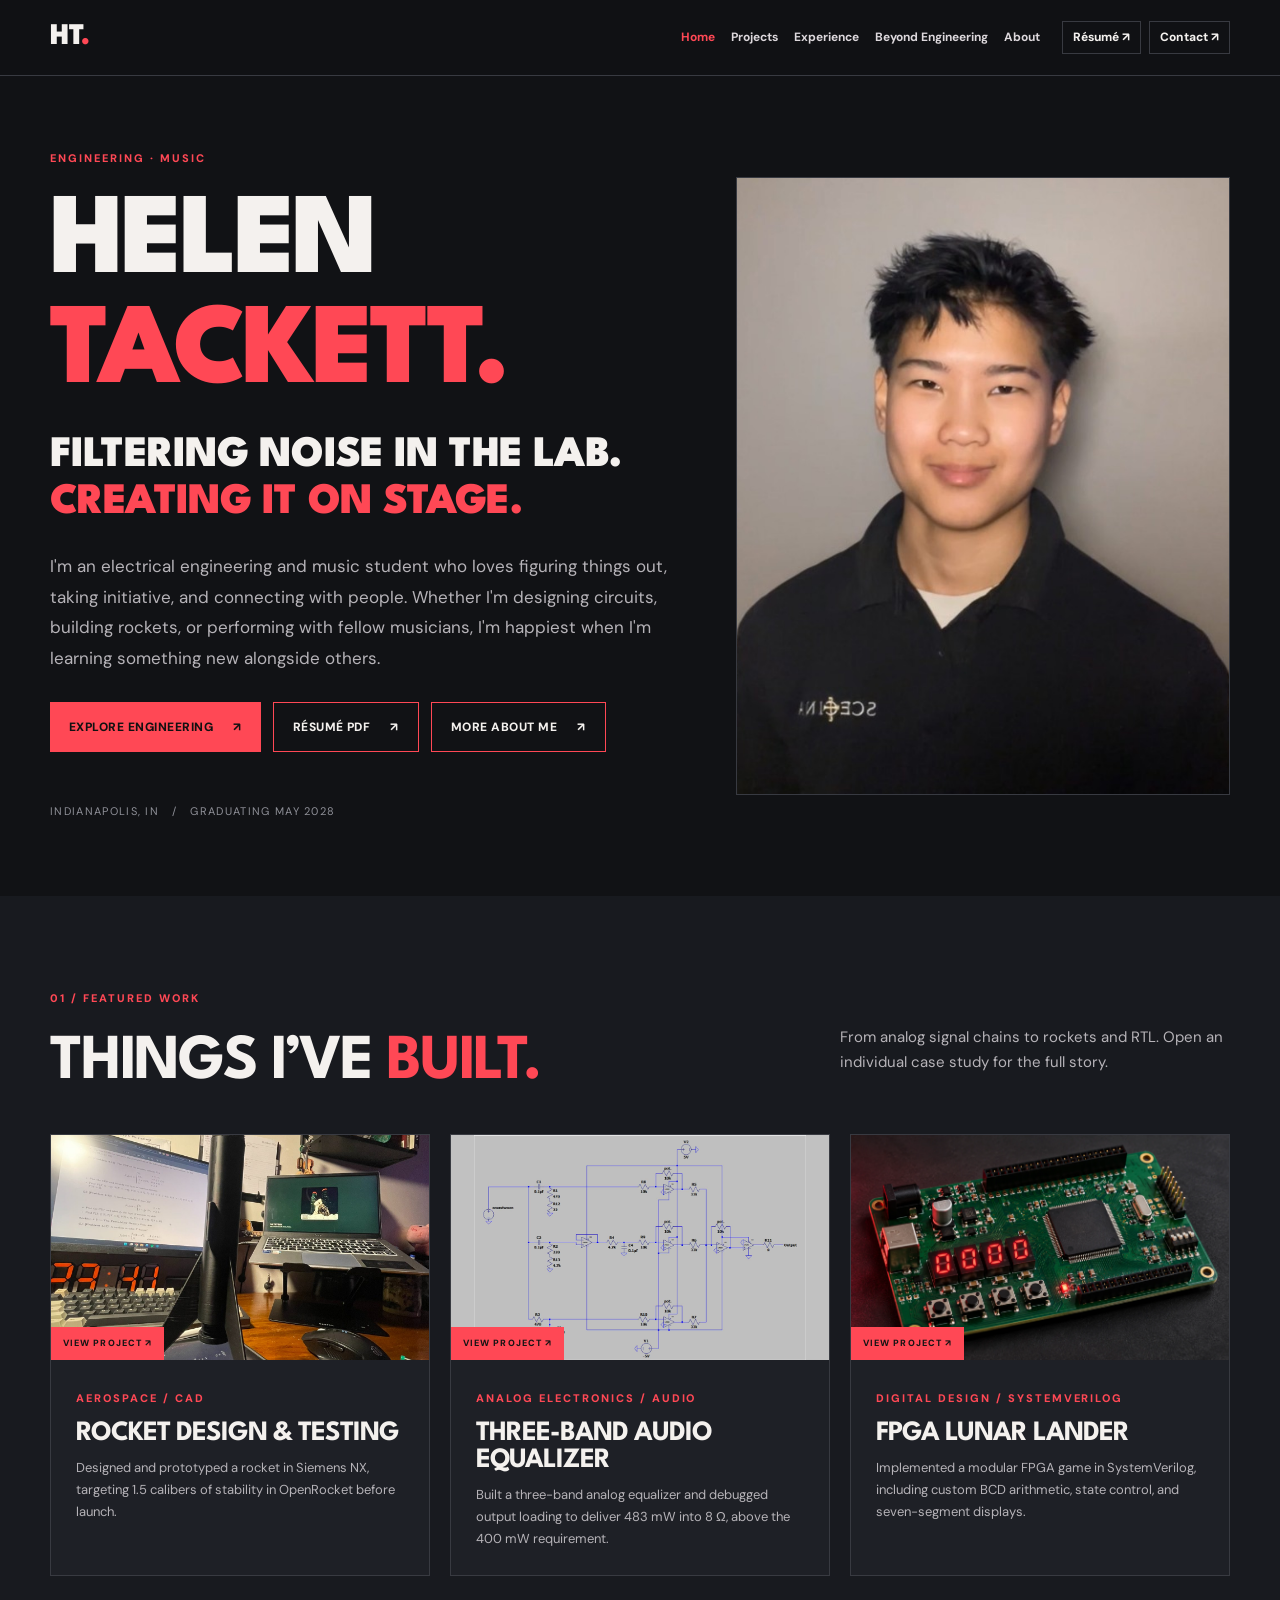
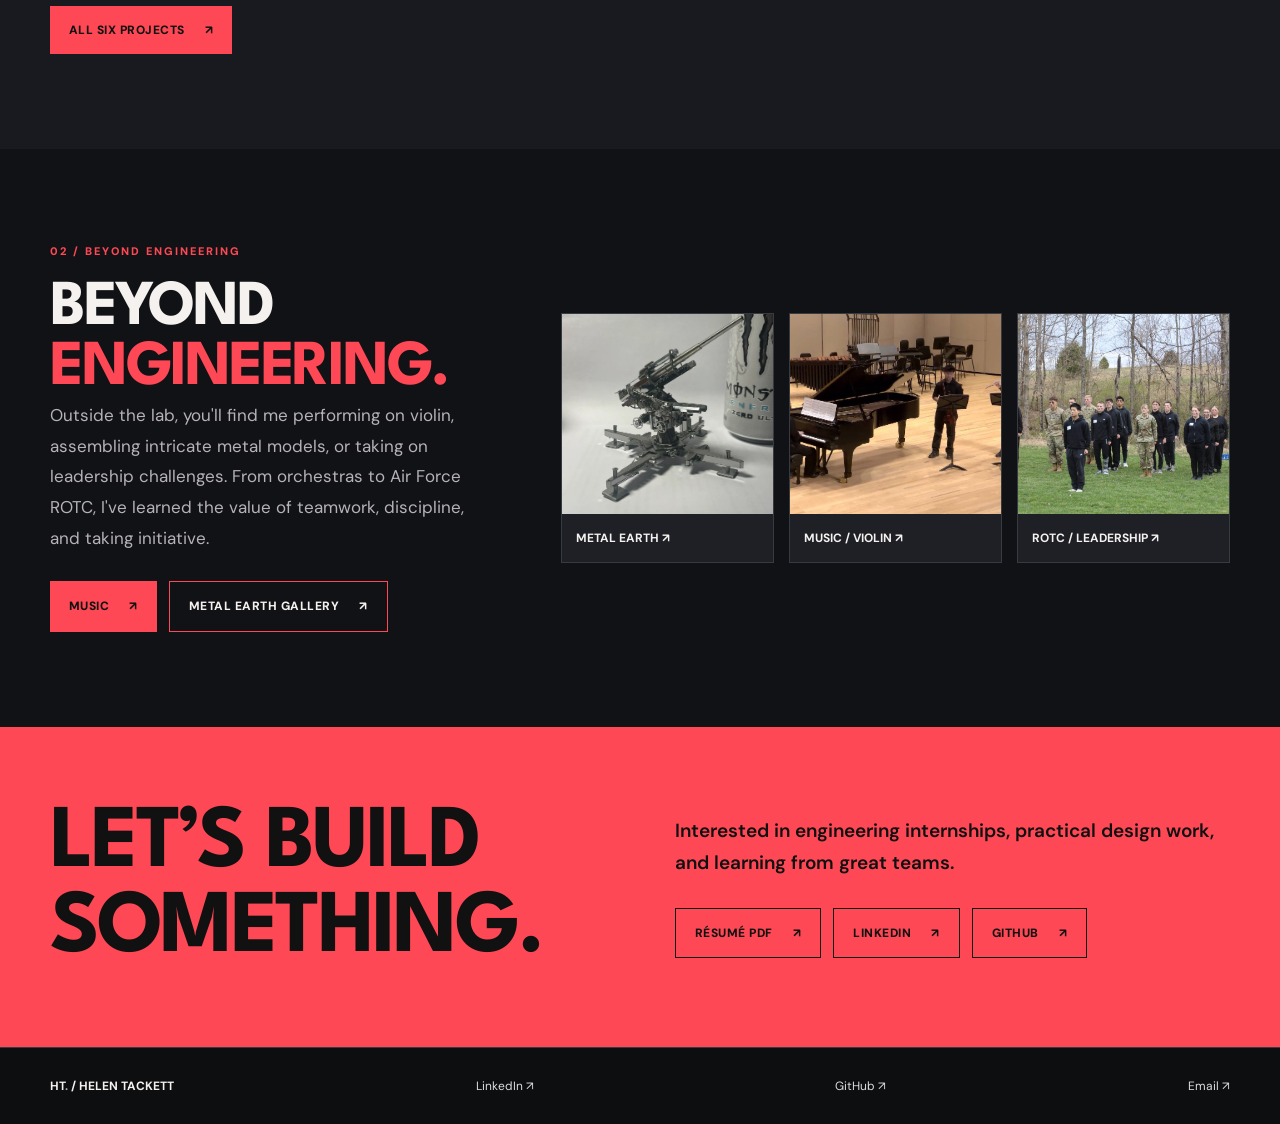
<file: index.html>
<!DOCTYPE html>

<html lang="en"><head><meta charset="utf-8"/><meta content="width=device-width,initial-scale=1" name="viewport"/><meta content="#111215" name="theme-color"/><meta content="Engineering, music, and hands-on builds by Helen Tackett." name="description"/><title>Engineering &amp; Music · Helen Tackett</title><link href="/assets/favicon.svg?v=20261123" rel="icon"/><link href="site-v9.css" rel="stylesheet"/><script defer="" src="site-v9.js"></script><style>
.hero-tagline{font:900 clamp(27px,3.4vw,46px)/1.08 var(--head);letter-spacing:-.02em;margin:22px 0 24px;text-transform:uppercase;max-width:680px}
.hero-tagline span{color:var(--red)}
.mini-tiles{grid-template-columns:repeat(3,minmax(0,1fr))}
.mini-tiles a{min-width:0}
.mini-tiles img{height:200px}
@media(max-width:850px){.mini-tiles{grid-template-columns:repeat(2,minmax(0,1fr))}.hero-tagline{font-size:clamp(26px,5vw,40px)}}
@media(max-width:550px){.mini-tiles{grid-template-columns:1fr}.mini-tiles img{height:240px}}
</style></head><body><a class="skip" href="#main">Skip to content</a><header class="site-header"><div class="wrap nav-row"><a class="logo" href="index.html">HT<span>.</span></a><button aria-controls="main-nav" aria-expanded="false" class="mobile-menu" type="button">Menu <span>☰</span></button><nav aria-label="Main navigation" id="main-nav"><a aria-current="page" href="index.html">Home</a><a href="projects.html">Projects</a><a href="experience.html">Experience</a><a href="index.html#beyond-engineering">Beyond Engineering</a><a href="about.html">About</a></nav><a class="nav-contact" href="mailto:hftackett@gmail.com">Contact ↗</a></div></header><main id="main"><section class="hero wrap"><div><p class="kicker">ENGINEERING · MUSIC</p><h1>HELEN<br/><span>TACKETT.</span></h1><h2 class="hero-tagline">FILTERING NOISE IN THE LAB.<br/><span>CREATING IT ON STAGE.</span></h2><p class="lede">I'm an electrical engineering and music student who loves figuring things out, taking initiative, and connecting with people. Whether I'm designing circuits, building rockets, or performing with fellow musicians, I'm happiest when I'm learning something new alongside others.</p><div class="actions"><a class="btn btn-red" href="projects.html">Explore engineering <span>↗</span></a><a class="btn btn-outline hero-resume" href="assets/docs/helen-tackett-resume.pdf" rel="noopener noreferrer" target="_blank">Résumé PDF <span>↗</span></a><a class="btn btn-outline" href="about.html">More about me <span>↗</span></a></div><div class="hero-micro">INDIANAPOLIS, IN   /   GRADUATING MAY 2028</div></div><div class="hero-photo"><img alt="Portrait of Helen Tackett" loading="lazy" src="assets/portrait-v8.jpg"/></div></section><section class="section-toned"><div class="wrap section-pad"><p class="kicker">01 / FEATURED WORK</p><div class="split-heading"><h2>THINGS I’VE <span>BUILT.</span></h2><p>From analog signal chains to rockets and RTL. Open an individual case study for the full story.</p></div><div class="card-grid"><a class="project-card" href="projects/rocket.html"><div class="card-media"><img alt="Rocket design &amp; testing" loading="lazy" src="assets/rocket.jpg"/><span class="card-index">VIEW PROJECT ↗</span></div><div class="card-copy"><span class="eyebrow red">AEROSPACE / CAD</span><h3>Rocket design &amp; testing</h3><p>Designed and prototyped a rocket in Siemens NX, targeting 1.5 calibers of stability in OpenRocket before launch.</p></div></a><a class="project-card" href="projects/equalizer.html"><div class="card-media"><img alt="Three-band audio equalizer" loading="lazy" src="assets/equalizer-schematic.jpg"/><span class="card-index">VIEW PROJECT ↗</span></div><div class="card-copy"><span class="eyebrow red">ANALOG ELECTRONICS / AUDIO</span><h3>Three-band audio equalizer</h3><p>Built a three-band analog equalizer and debugged output loading to deliver 483 mW into 8 Ω, above the 400 mW requirement.</p></div></a><a class="project-card fpga-project-card" href="projects/fpga.html"><div class="card-media"><img alt="Representative FPGA development board with seven-segment displays (illustrative image)" loading="lazy" src="assets/fpga-board-illustrative.webp"/><span class="card-index">VIEW PROJECT ↗</span></div><div class="card-copy"><span class="eyebrow red">DIGITAL DESIGN / SYSTEMVERILOG</span><h3>FPGA Lunar Lander</h3><p>Implemented a modular FPGA game in SystemVerilog, including custom BCD arithmetic, state control, and seven-segment displays.</p></div></a></div><div class="section-cta"><a class="btn btn-red" href="projects.html">All six projects <span>↗</span></a></div></div></section><section class="wrap section-pad" id="beyond-engineering"><div class="section-grid"><div><p class="kicker">02 / BEYOND ENGINEERING</p><h2>BEYOND<br/><span>ENGINEERING.</span></h2><p class="lede">Outside the lab, you'll find me performing on violin, assembling intricate metal models, or taking on leadership challenges. From orchestras to Air Force ROTC, I've learned the value of teamwork, discipline, and taking initiative.</p><div class="actions"><a class="btn btn-red" href="music.html">Music <span>↗</span></a><a class="btn btn-outline" href="metal-earth.html">Metal Earth gallery <span>↗</span></a></div></div><div class="mini-tiles"><a href="metal-earth.html"><img alt="German Flak 88 miniature model" loading="lazy" src="assets/metal-earth/17.webp"/><strong>METAL EARTH ↗</strong></a><a href="music.html"><img alt="Chamber music performance" loading="lazy" src="assets/chamber-music.jpg"/><strong>MUSIC / VIOLIN ↗</strong></a><a href="rotc.html"><img alt="Flight commander training with fellow AFROTC cadets" loading="lazy" src="assets/rotc-field.jpg"/><strong>ROTC / LEADERSHIP ↗</strong></a></div></div></section><section class="red-band"><div class="wrap red-band-inner"><h2>LET’S BUILD<br/>SOMETHING.</h2><div><p>Interested in engineering internships, practical design work, and learning from great teams.</p><div class="actions"><a class="btn btn-outline" href="assets/docs/helen-tackett-resume.pdf" rel="noopener noreferrer" target="_blank">Résumé PDF <span>↗</span></a><a class="btn btn-outline" href="https://www.linkedin.com/in/helen-tackett" rel="noopener noreferrer" target="_blank">LinkedIn <span>↗</span></a><a class="btn btn-outline" href="https://github.com/htackett5" rel="noopener noreferrer" target="_blank">GitHub <span>↗</span></a></div></div></div></section></main><footer class="footer"><div class="wrap footer-grid"><strong>HT<span class="red">.</span> / HELEN TACKETT</strong><span>Engineer by practice. Builder since childhood.</span><a href="https://www.linkedin.com/in/helen-tackett" rel="noopener noreferrer" target="_blank">LinkedIn ↗</a><a href="https://github.com/htackett5" rel="noopener noreferrer" target="_blank">GitHub ↗</a><a href="mailto:hftackett@gmail.com">Email ↗</a></div></footer><dialog aria-label="Enlarged photograph" class="lightbox"><button aria-label="Close enlarged image" class="lightbox-close" type="button">✕</button><img alt=""/><p></p></dialog></body></html>
</file>
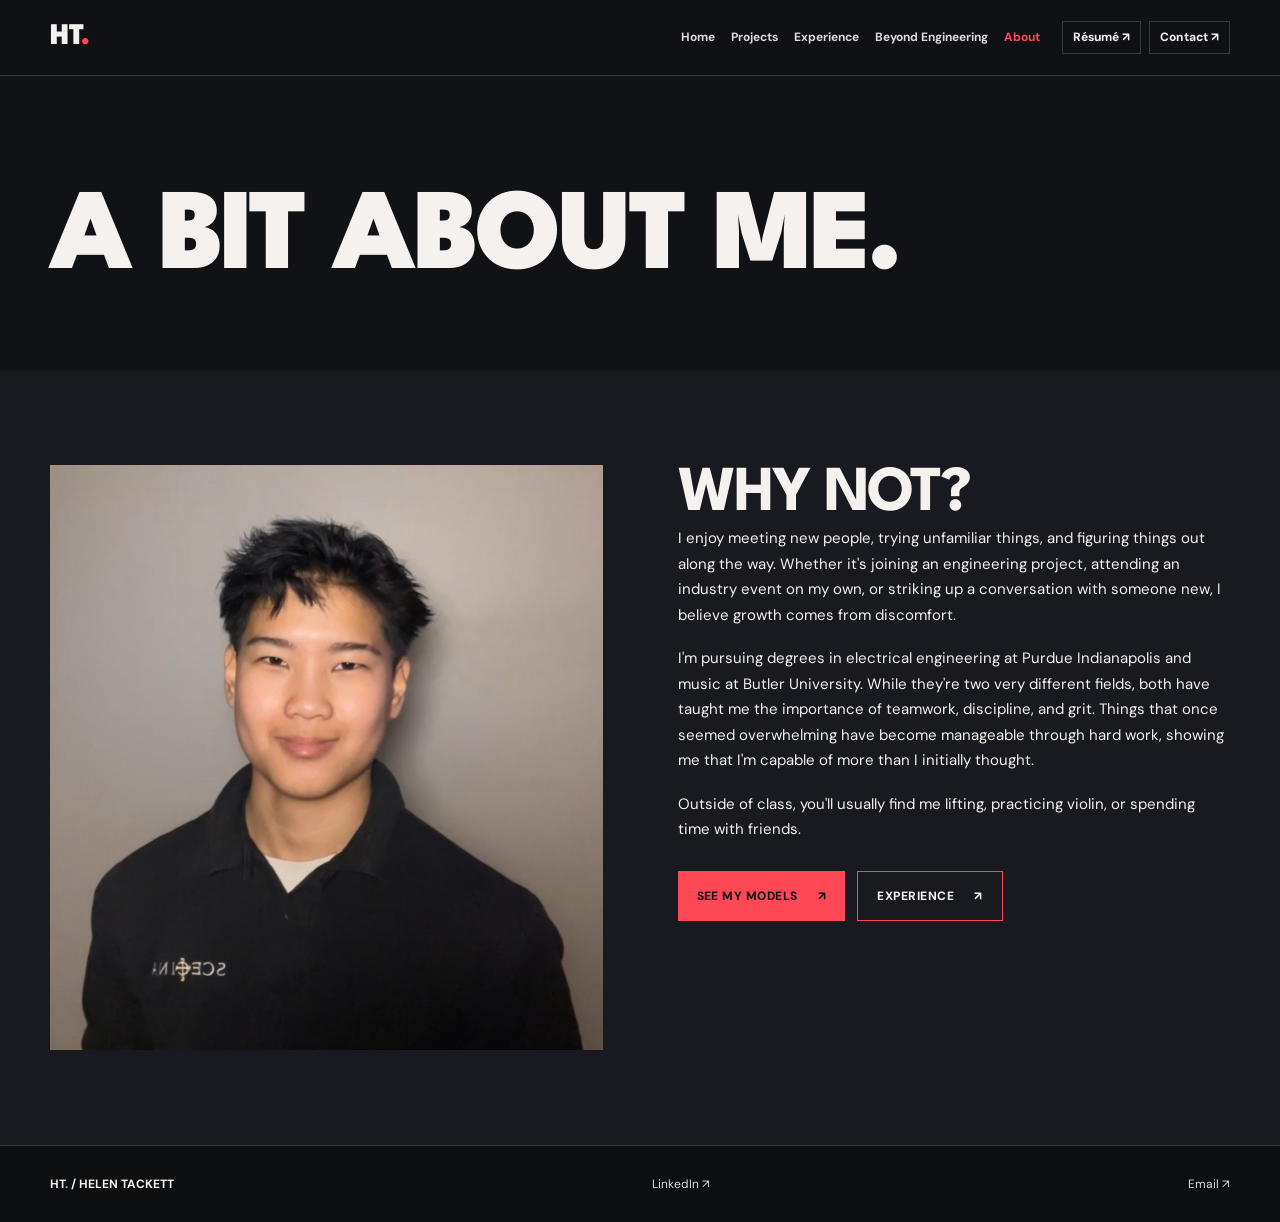
<file: about.html>
<!DOCTYPE html>
<html lang="en"><head><meta charset="utf-8"/><meta content="width=device-width,initial-scale=1" name="viewport"/><meta content="#111215" name="theme-color"/><meta content="Engineering, music, and hands-on builds by Helen Tackett." name="description"/><title>About · Helen Tackett</title><link href="/assets/favicon.svg?v=20261123" rel="icon"/><link href="site-v9.css" rel="stylesheet"/><script defer="" src="site-v9.js"></script></head><body><a class="skip" href="#main">Skip to content</a><header class="site-header"><div class="wrap nav-row"><a class="logo" href="index.html">HT<span>.</span></a><button aria-controls="main-nav" aria-expanded="false" class="mobile-menu" type="button">Menu <span>☰</span></button><nav aria-label="Main navigation" id="main-nav"><a href="index.html">Home</a><a href="projects.html">Engineering</a><a href="experience.html">Experience</a><a href="music.html">Music</a><a href="metal-earth.html">Metal Earth</a><a aria-current="page" href="about.html">About</a></nav><a class="nav-contact" href="assets/docs/helen-tackett-resume.pdf">Résumé ↗</a></div></header><main id="main"><section class="wrap section-pad page-intro"><h1>A BIT ABOUT ME.</h1></section><section class="section-toned"><div class="wrap section-pad two-col"><div><img alt="Helen Tackett portrait" class="about-portrait" loading="lazy" src="assets/portrait-v8.jpg"/></div><div><h2>WHY NOT?</h2><p>I enjoy meeting new people, trying unfamiliar things, and figuring things out along the way. Whether it's joining an engineering project, attending an industry event on my own, or striking up a conversation with someone new, I believe growth comes from discomfort.</p><p>I'm pursuing degrees in electrical engineering at Purdue Indianapolis and music at Butler University. While they're two very different fields, both have taught me the importance of teamwork, discipline, and grit. Things that once seemed overwhelming have become manageable through hard work, showing me that I'm capable of more than I initially thought.</p><p>Outside of class, you'll usually find me lifting, practicing violin, or spending time with friends.</p><div class="actions"><a class="btn btn-red" href="metal-earth.html">See my models <span>↗</span></a><a class="btn btn-outline" href="experience.html">Experience <span>↗</span></a></div></div></div></section></main><footer class="footer"><div class="wrap footer-grid"><strong>HT<span class="red">.</span> / HELEN TACKETT</strong><a href="https://www.linkedin.com/in/helen-tackett" rel="noopener" target="_blank">LinkedIn ↗</a><a href="mailto:hftackett@gmail.com">Email ↗</a></div></footer><dialog aria-label="Enlarged photograph" class="lightbox"><button aria-label="Close enlarged image" class="lightbox-close" type="button">✕</button><img alt=""/><p></p></dialog></body></html>
</file>
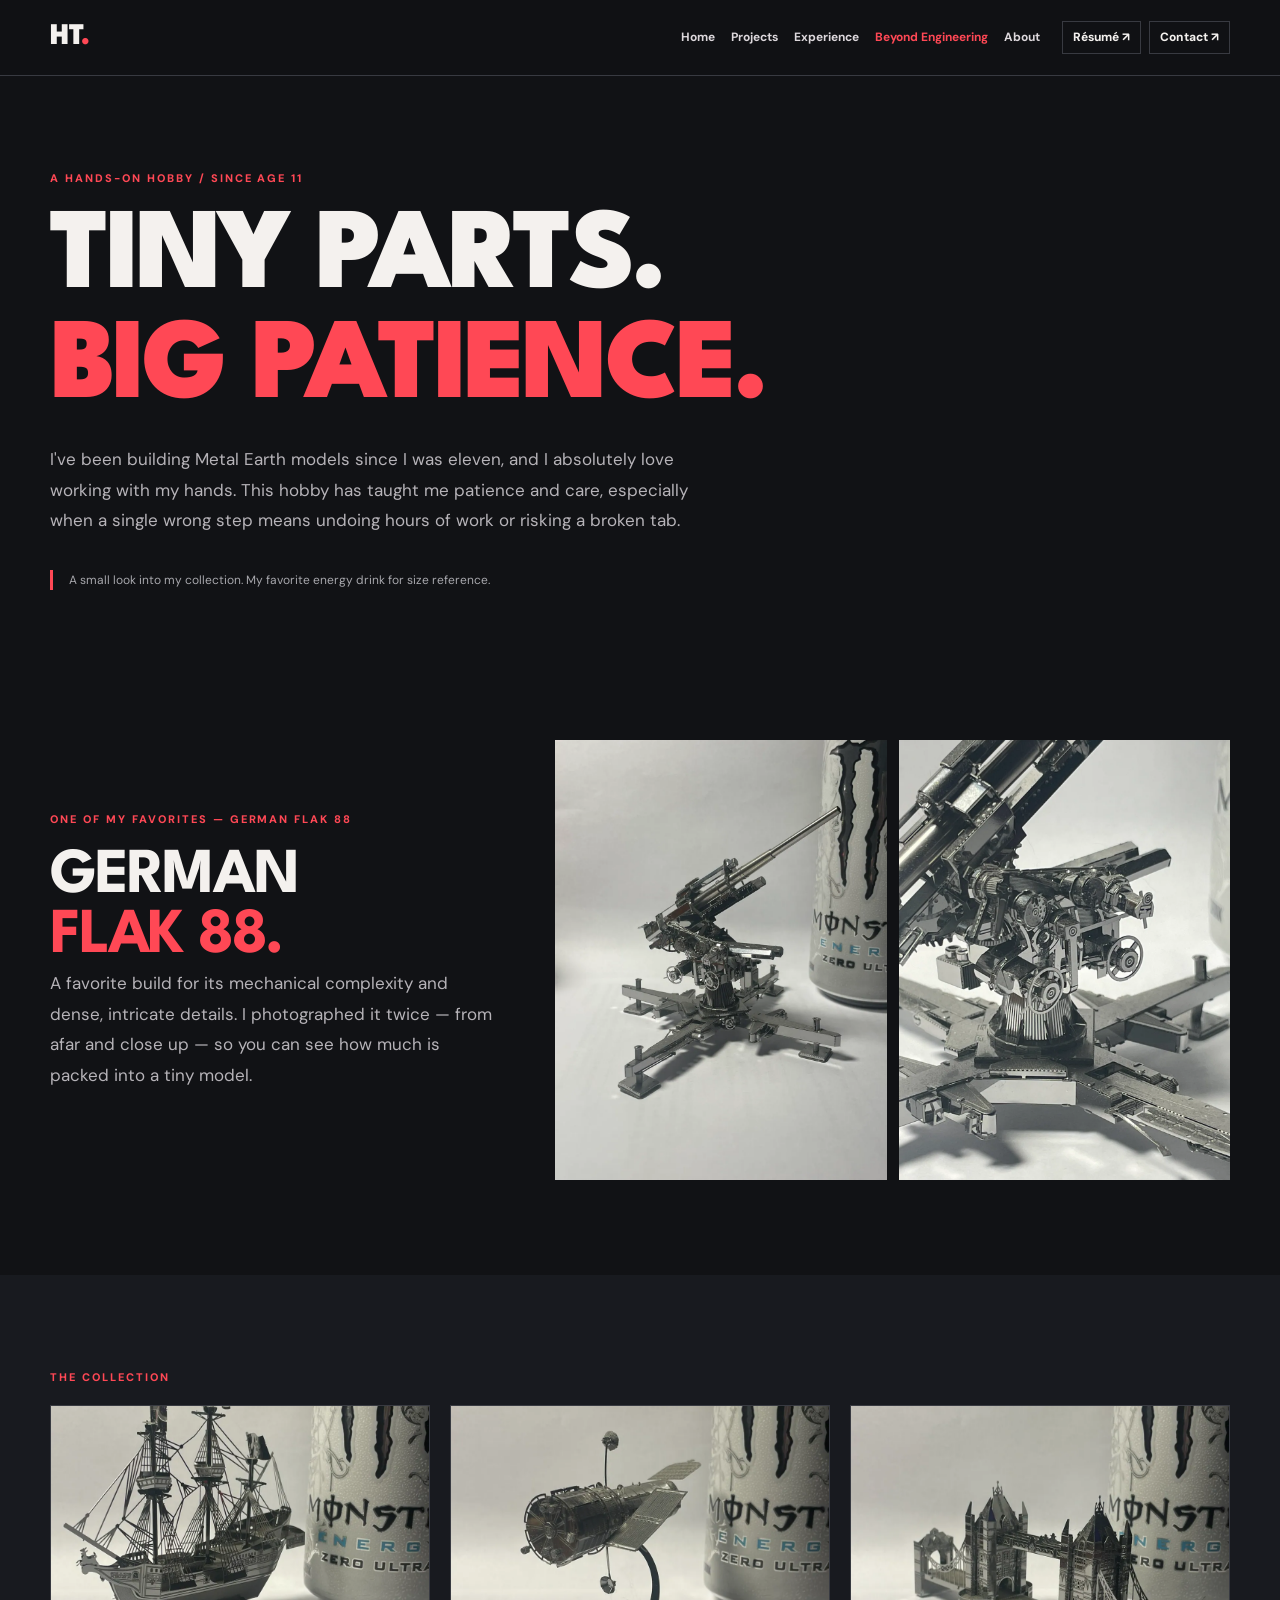
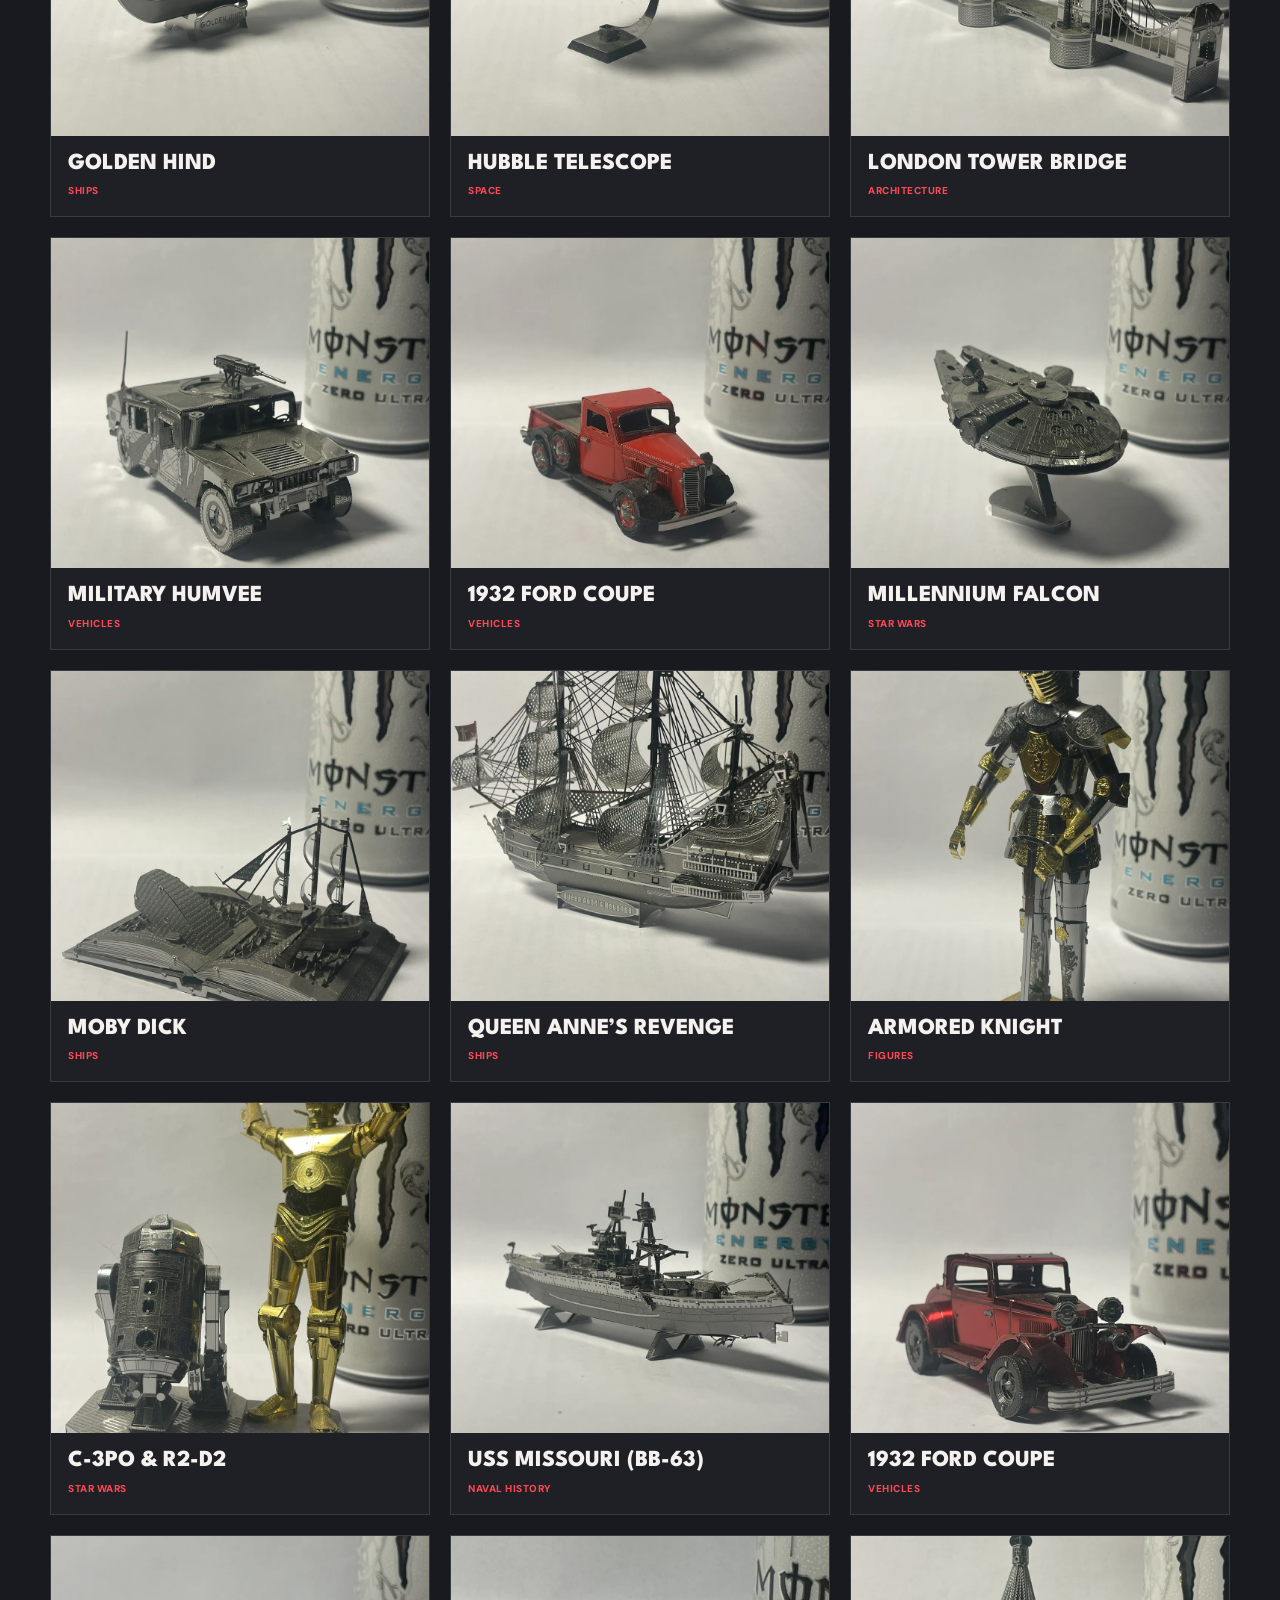
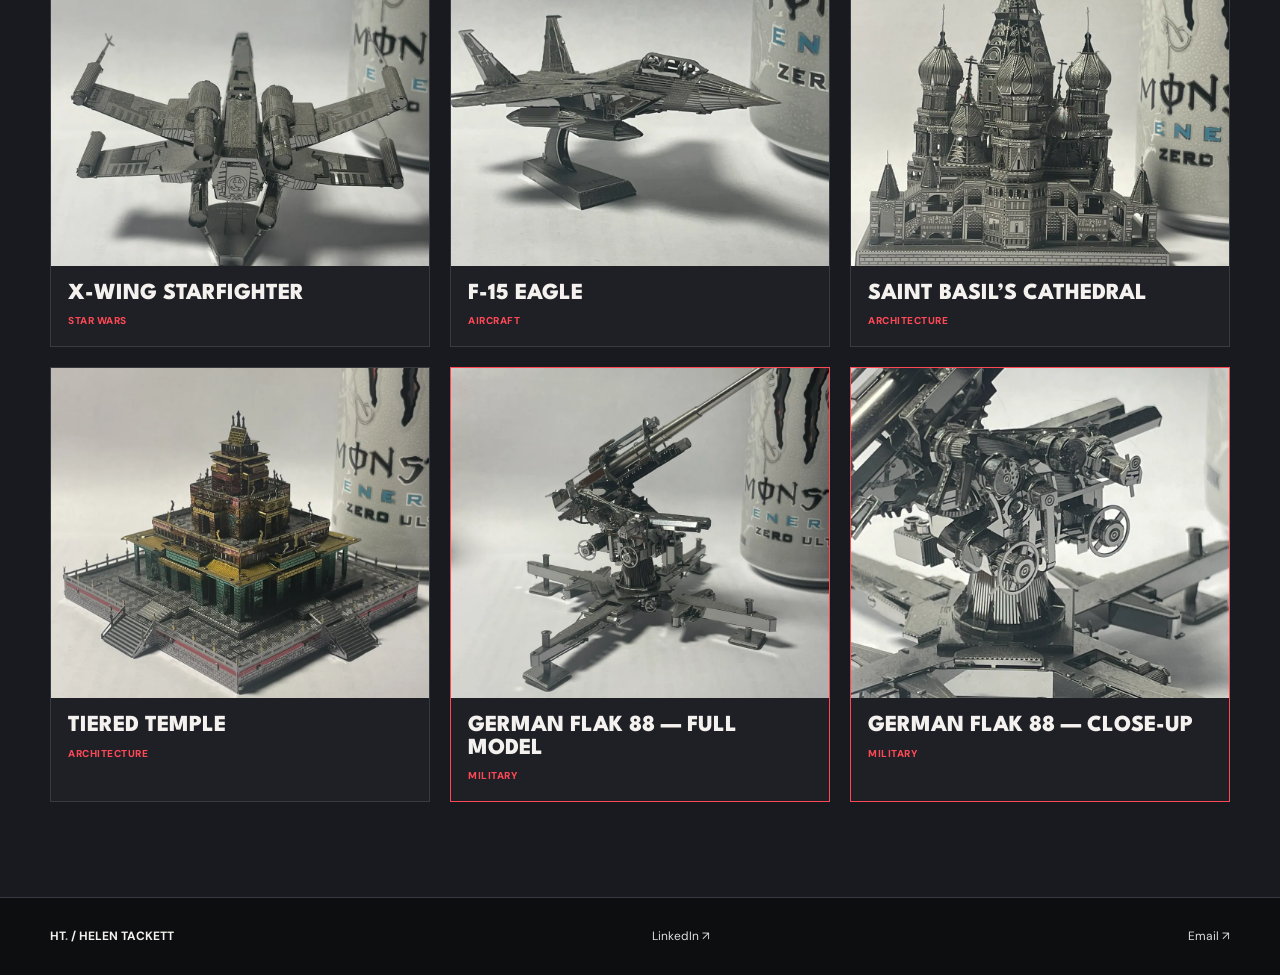
<file: metal-earth.html>
<!DOCTYPE html>
<html lang="en"><head><meta charset="utf-8"/><meta content="width=device-width,initial-scale=1" name="viewport"/><meta content="#111215" name="theme-color"/><meta content="Hand-assembled Metal Earth miniature models built by Helen Tackett since age 11." name="description"/><title>Metal Earth models · Helen Tackett</title><link href="/assets/favicon.svg?v=20261123" rel="icon"/><link href="site-v9.css" rel="stylesheet"/><script defer="" src="site-v9.js"></script></head><body><a class="skip" href="#main">Skip to content</a><header class="site-header"><div class="wrap nav-row"><a class="logo" href="index.html">HT<span>.</span></a><button aria-controls="main-nav" aria-expanded="false" class="mobile-menu" type="button">Menu <span>☰</span></button><nav aria-label="Main navigation" id="main-nav"><a href="index.html">Home</a><a href="projects.html">Engineering</a><a href="experience.html">Experience</a><a href="music.html">Music</a><a aria-current="page" href="metal-earth.html">Metal Earth</a><a href="about.html">About</a></nav><a class="nav-contact" href="assets/docs/helen-tackett-resume.pdf">Résumé ↗</a></div></header><main id="main"><section class="wrap section-pad page-intro"><p class="kicker">A HANDS-ON HOBBY / SINCE AGE 11</p><h1>TINY PARTS.<br/><span>BIG PATIENCE.</span></h1><p class="lede">I've been building Metal Earth models since I was eleven, and I absolutely love working with my hands. This hobby has taught me patience and care, especially when a single wrong step means undoing hours of work or risking a broken tab.</p><div class="metal-note">A small look into my collection. My favorite energy drink for size reference.</div></section><section class="wrap section-pad favorite-section"><div><p class="kicker">ONE OF MY FAVORITES — GERMAN FLAK 88</p><h2>GERMAN<br/><span>FLAK 88.</span></h2><p class="lede">A favorite build for its mechanical complexity and dense, intricate details. I photographed it twice — from afar and close up — so you can see how much is packed into a tiny model.</p></div><div class="fav-pair"><img alt="German Flak 88 full build" data-zoom="1" loading="lazy" src="assets/metal-earth/17.webp"/><img alt="German Flak 88 close-up showing mechanisms" data-zoom="1" loading="lazy" src="assets/metal-earth/18.webp"/></div></section><section class="section-toned"><div class="wrap section-pad"><p class="kicker">THE COLLECTION</p><div class="metal-grid"><figure class="metal-card"><img alt="Golden Hind" data-zoom="1" loading="lazy" src="assets/metal-earth/01.webp"/><figcaption><strong>Golden Hind</strong><small>SHIPS</small></figcaption></figure><figure class="metal-card"><img alt="Hubble Telescope" data-zoom="1" loading="lazy" src="assets/metal-earth/02.webp"/><figcaption><strong>Hubble Telescope</strong><small>SPACE</small></figcaption></figure><figure class="metal-card"><img alt="London Tower Bridge" data-zoom="1" loading="lazy" src="assets/metal-earth/03.webp"/><figcaption><strong>London Tower Bridge</strong><small>ARCHITECTURE</small></figcaption></figure><figure class="metal-card"><img alt="Military Humvee" data-zoom="1" loading="lazy" src="assets/metal-earth/04.webp"/><figcaption><strong>Military Humvee</strong><small>VEHICLES</small></figcaption></figure><figure class="metal-card"><img alt="1932 Ford Coupe" data-zoom="1" loading="lazy" src="assets/metal-earth/05.webp"/><figcaption><strong>1932 Ford Coupe</strong><small>VEHICLES</small></figcaption></figure><figure class="metal-card"><img alt="Millennium Falcon" data-zoom="1" loading="lazy" src="assets/metal-earth/06.webp"/><figcaption><strong>Millennium Falcon</strong><small>STAR WARS</small></figcaption></figure><figure class="metal-card"><img alt="Moby Dick" data-zoom="1" loading="lazy" src="assets/metal-earth/07.webp"/><figcaption><strong>Moby Dick</strong><small>SHIPS</small></figcaption></figure><figure class="metal-card"><img alt="Queen Anne’s Revenge" data-zoom="1" loading="lazy" src="assets/metal-earth/08.webp"/><figcaption><strong>Queen Anne’s Revenge</strong><small>SHIPS</small></figcaption></figure><figure class="metal-card"><img alt="Armored knight" data-zoom="1" loading="lazy" src="assets/metal-earth/09.webp"/><figcaption><strong>Armored knight</strong><small>FIGURES</small></figcaption></figure><figure class="metal-card"><img alt="C-3PO &amp;amp; R2-D2" data-zoom="1" loading="lazy" src="assets/metal-earth/10.webp"/><figcaption><strong>C-3PO &amp; R2-D2</strong><small>STAR WARS</small></figcaption></figure><figure class="metal-card"><img alt="USS Missouri (BB-63)" data-zoom="1" loading="lazy" src="assets/metal-earth/11.webp"/><figcaption><strong>USS Missouri (BB-63)</strong><small>NAVAL HISTORY</small></figcaption></figure><figure class="metal-card"><img alt="1932 Ford Coupe" data-zoom="1" loading="lazy" src="assets/metal-earth/12.webp"/><figcaption><strong>1932 Ford Coupe</strong><small>VEHICLES</small></figcaption></figure><figure class="metal-card"><img alt="X-Wing starfighter" data-zoom="1" loading="lazy" src="assets/metal-earth/13.webp"/><figcaption><strong>X-Wing starfighter</strong><small>STAR WARS</small></figcaption></figure><figure class="metal-card"><img alt="F-15 Eagle" data-zoom="1" loading="lazy" src="assets/metal-earth/14.webp"/><figcaption><strong>F-15 Eagle</strong><small>AIRCRAFT</small></figcaption></figure><figure class="metal-card"><img alt="Saint Basil’s Cathedral" data-zoom="1" loading="lazy" src="assets/metal-earth/15.webp"/><figcaption><strong>Saint Basil’s Cathedral</strong><small>ARCHITECTURE</small></figcaption></figure><figure class="metal-card"><img alt="Tiered temple" data-zoom="1" loading="lazy" src="assets/metal-earth/16.webp"/><figcaption><strong>Tiered temple</strong><small>ARCHITECTURE</small></figcaption></figure><figure class="metal-card favorite"><img alt="German Flak 88 — full model" data-zoom="1" loading="lazy" src="assets/metal-earth/17.webp"/><figcaption><strong>German Flak 88 — full model</strong><small>MILITARY</small></figcaption></figure><figure class="metal-card favorite"><img alt="German Flak 88 — close-up" data-zoom="1" loading="lazy" src="assets/metal-earth/18.webp"/><figcaption><strong>German Flak 88 — close-up</strong><small>MILITARY</small></figcaption></figure></div></div></section></main><footer class="footer"><div class="wrap footer-grid"><strong>HT<span class="red">.</span> / HELEN TACKETT</strong><span>Engineer by practice. Builder since childhood.</span><a href="https://www.linkedin.com/in/helen-tackett" rel="noopener" target="_blank">LinkedIn ↗</a><a href="mailto:hftackett@gmail.com">Email ↗</a></div></footer><dialog aria-label="Enlarged photograph" class="lightbox"><button aria-label="Close enlarged image" class="lightbox-close" type="button">✕</button><img alt=""/><p></p></dialog></body></html>
</file>
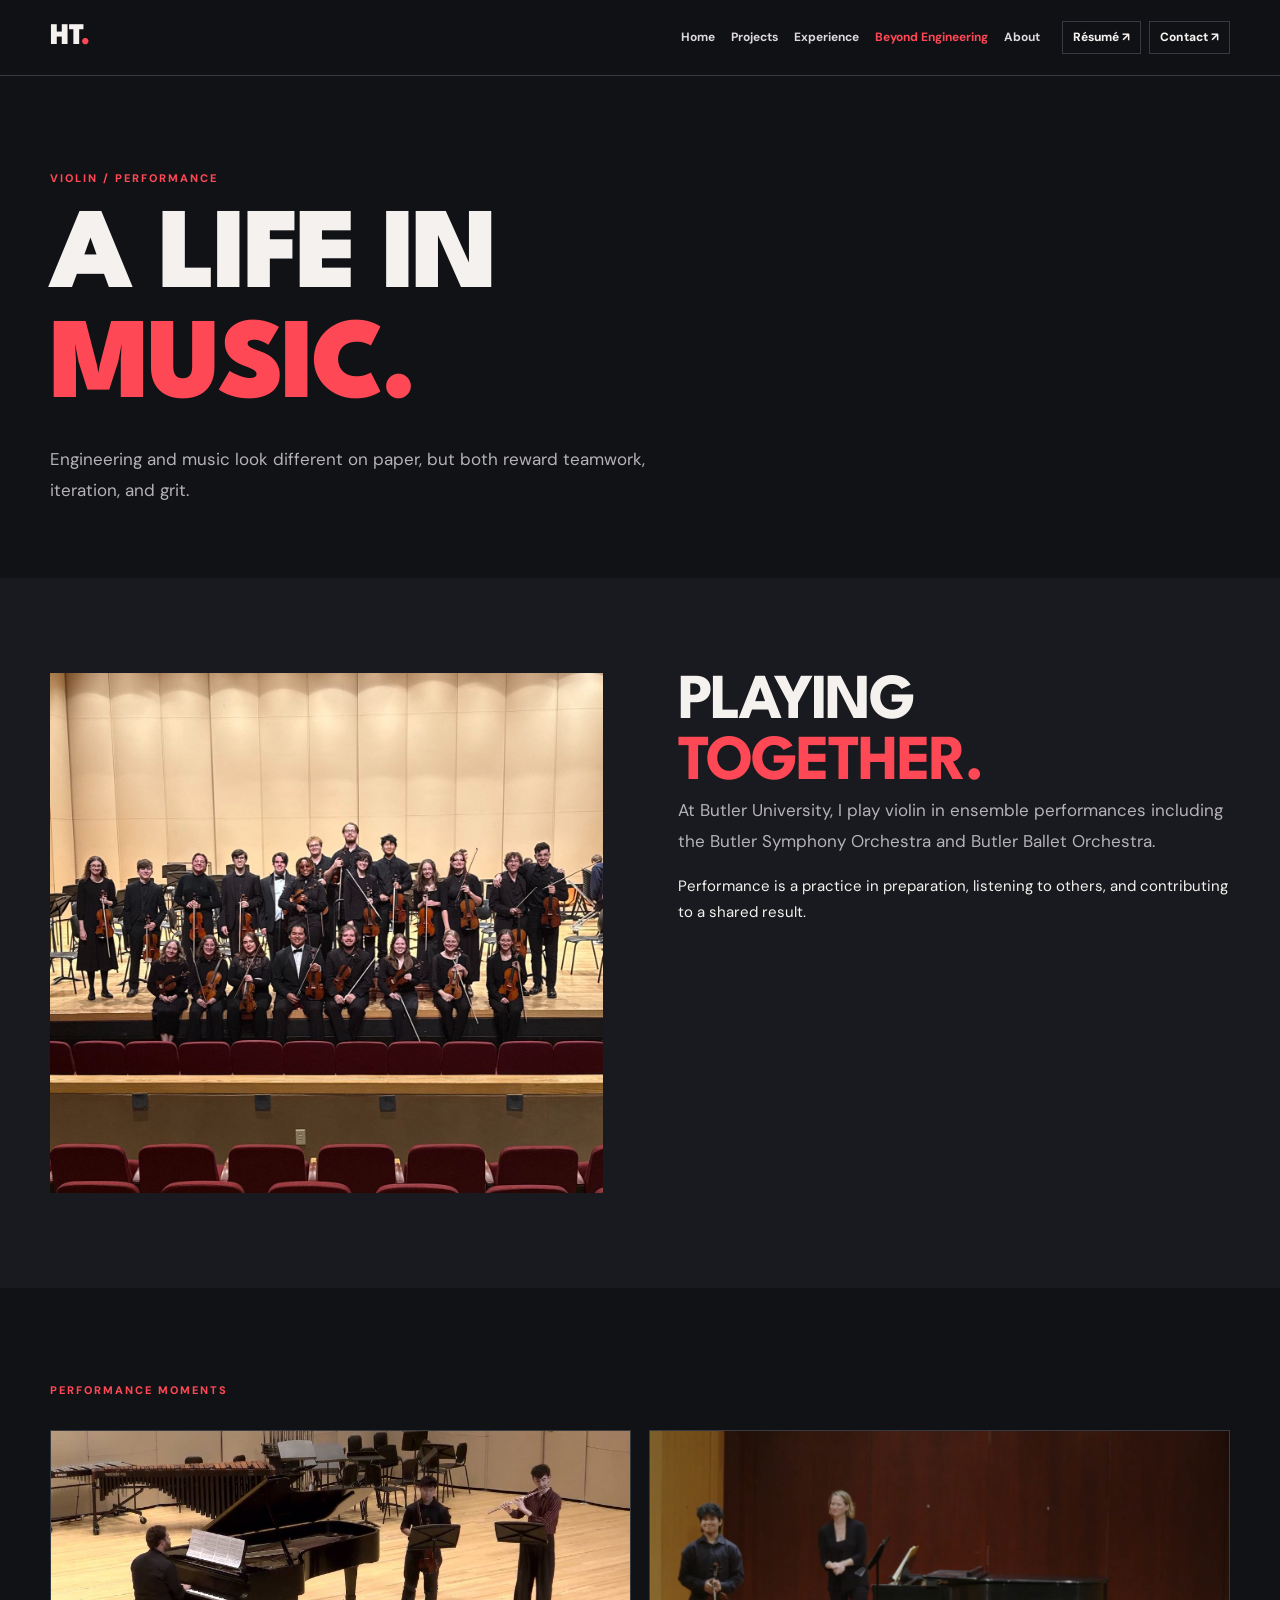
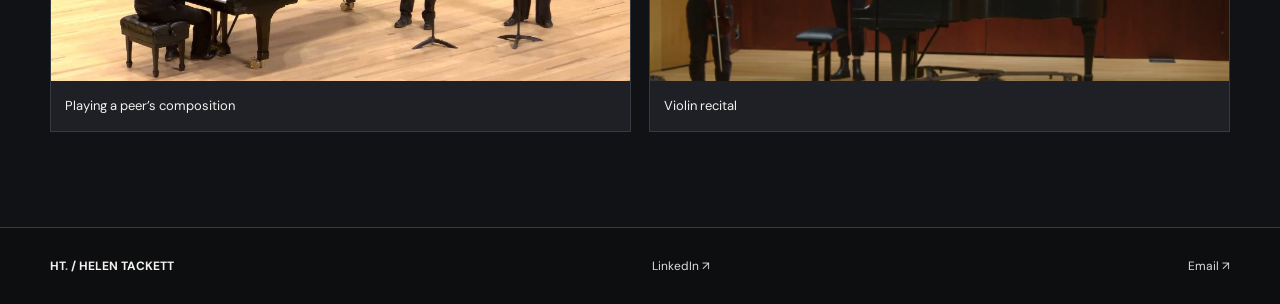
<file: music.html>
<!doctype html><html lang="en"><head><meta charset="utf-8"><meta name="viewport" content="width=device-width,initial-scale=1"><meta name="theme-color" content="#111215"><meta name="description" content="Engineering, music, and hands-on builds by Helen Tackett."><title>Music · Helen Tackett</title><link rel="icon" href="/assets/favicon.svg?v=20261123"><link rel="stylesheet" href="site-v9.css"><script defer src="site-v9.js"></script></head><body><a class="skip" href="#main">Skip to content</a><header class="site-header"><div class="wrap nav-row"><a class="logo" href="index.html">HT<span>.</span></a><button class="mobile-menu" type="button" aria-expanded="false" aria-controls="main-nav">Menu <span>☰</span></button><nav id="main-nav" aria-label="Main navigation"><a href="index.html" >Home</a><a href="projects.html" >Engineering</a><a href="experience.html" >Experience</a><a href="music.html" aria-current="page">Music</a><a href="metal-earth.html" >Metal Earth</a><a href="about.html" >About</a></nav><a class="nav-contact" href="assets/docs/helen-tackett-resume.pdf">Résumé ↗</a></div></header><main id="main"><section class="wrap section-pad page-intro"><p class="kicker">VIOLIN / PERFORMANCE</p><h1>A LIFE IN<br><span>MUSIC.</span></h1><p class="lede">Engineering and music look different on paper, but both reward teamwork, iteration, and grit.</p></section><section class="section-toned"><div class="wrap section-pad two-col"><div><img src="assets/orchestra.jpg" alt="Butler orchestra members together after a performance" loading="lazy" class="wide-photo"></div><div><h2>PLAYING<br><span>TOGETHER.</span></h2><p class="lede">At Butler University, I play violin in ensemble performances including the Butler Symphony Orchestra and Butler Ballet Orchestra.</p><p>Performance is a practice in preparation, listening to others, and contributing to a shared result.</p></div></div></section><section class="wrap section-pad"><p class="kicker">PERFORMANCE MOMENTS</p><div class="gallery two"><figure><img src="assets/chamber-music.jpg" alt="Playing a peer’s composition" loading="lazy" data-zoom="1"><figcaption>Playing a peer’s composition</figcaption></figure><figure><img src="assets/violin-recital.jpg" alt="Violin recital" loading="lazy" data-zoom="1"><figcaption>Violin recital</figcaption></figure></div></section></main><footer class="footer"><div class="wrap footer-grid"><strong>HT<span class="red">.</span> / HELEN TACKETT</strong><span>Engineer by practice. Builder since childhood.</span><a href="https://www.linkedin.com/in/helen-tackett" target="_blank" rel="noopener">LinkedIn ↗</a><a href="mailto:hftackett@gmail.com">Email ↗</a></div></footer><dialog class="lightbox" aria-label="Enlarged photograph"><button type="button" class="lightbox-close" aria-label="Close enlarged image">✕</button><img alt=""><p></p></dialog></body></html>
</file>
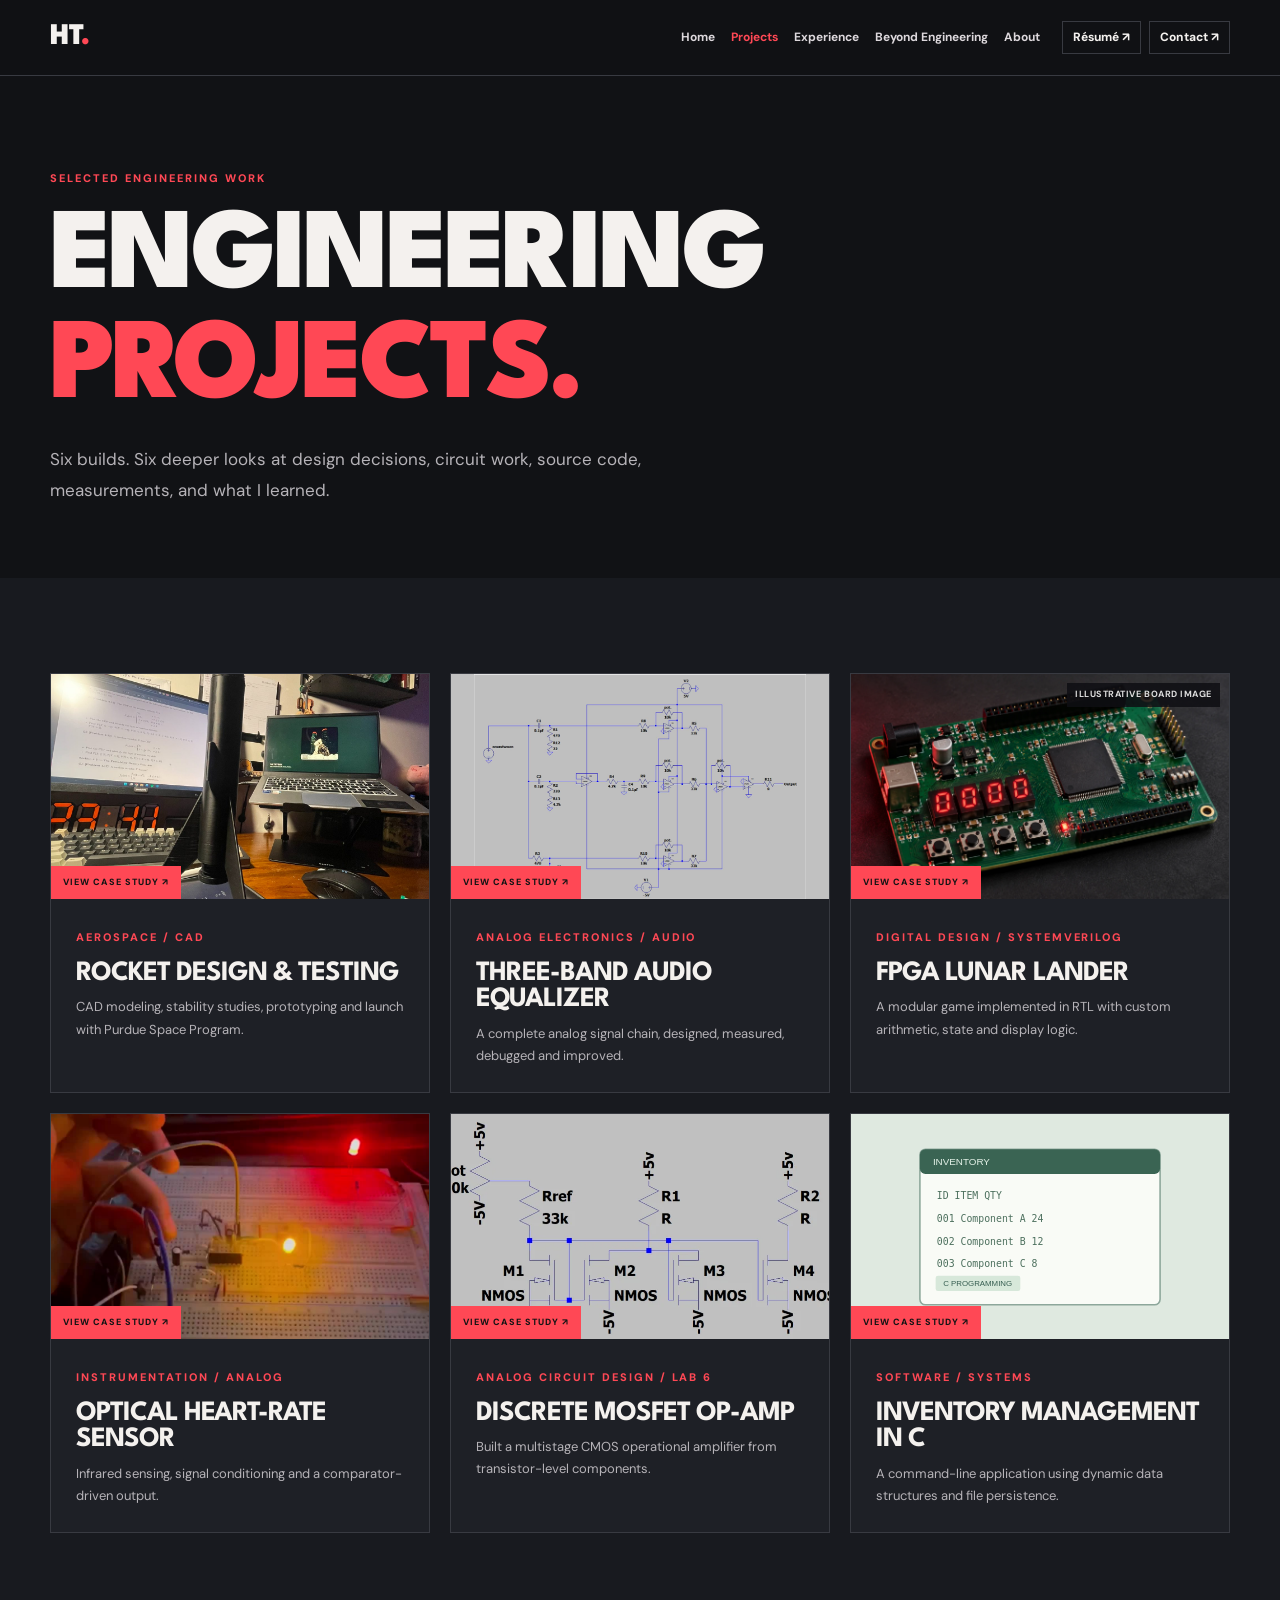
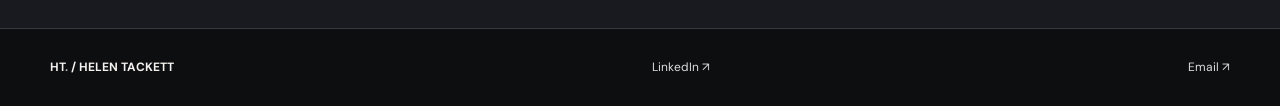
<file: projects.html>
<!doctype html><html lang="en"><head><meta charset="utf-8"><meta name="viewport" content="width=device-width,initial-scale=1"><meta name="theme-color" content="#111215"><meta name="description" content="Engineering, music, and hands-on builds by Helen Tackett."><title>Engineering projects · Helen Tackett</title><link rel="icon" href="/assets/favicon.svg?v=20261123"><link rel="stylesheet" href="site-v9.css"><script defer src="site-v9.js"></script></head><body><a class="skip" href="#main">Skip to content</a><header class="site-header"><div class="wrap nav-row"><a class="logo" href="index.html">HT<span>.</span></a><button class="mobile-menu" type="button" aria-expanded="false" aria-controls="main-nav">Menu <span>☰</span></button><nav id="main-nav" aria-label="Main navigation"><a href="index.html" >Home</a><a href="projects.html" aria-current="page">Engineering</a><a href="experience.html" >Experience</a><a href="music.html" >Music</a><a href="metal-earth.html" >Metal Earth</a><a href="about.html" >About</a></nav><a class="nav-contact" href="assets/docs/helen-tackett-resume.pdf">Résumé ↗</a></div></header><main id="main"><section class="wrap section-pad page-intro"><p class="kicker">SELECTED ENGINEERING WORK</p><h1>ENGINEERING<br><span>PROJECTS.</span></h1><p class="lede">Six builds. Six deeper looks at design decisions, circuit work, source code, measurements, and what I learned.</p></section><section class="section-toned"><div class="wrap section-pad"><div class="card-grid"><a class="project-card" href="projects/rocket.html"><div class="card-media"><img src="assets/rocket.jpg" alt="Rocket design &amp; testing" loading="lazy" ><span class="card-index">VIEW CASE STUDY ↗</span></div><div class="card-copy"><span class="eyebrow red">AEROSPACE / CAD</span><h3>Rocket design & testing</h3><p>CAD modeling, stability studies, prototyping and launch with Purdue Space Program.</p></div></a><a class="project-card" href="projects/equalizer.html"><div class="card-media"><img src="assets/equalizer-schematic.jpg" alt="Three-band audio equalizer" loading="lazy" ><span class="card-index">VIEW CASE STUDY ↗</span></div><div class="card-copy"><span class="eyebrow red">ANALOG ELECTRONICS / AUDIO</span><h3>Three-band audio equalizer</h3><p>A complete analog signal chain, designed, measured, debugged and improved.</p></div></a><a class="project-card" href="projects/fpga.html"><div class="card-media"><img alt="Representative FPGA development board with seven-segment displays (illustrative image)" loading="lazy" src="assets/fpga-board-illustrative.webp"/><span class="image-credit">ILLUSTRATIVE BOARD IMAGE</span><span class="card-index">VIEW CASE STUDY ↗</span></div><div class="card-copy"><span class="eyebrow red">DIGITAL DESIGN / SYSTEMVERILOG</span><h3>FPGA Lunar Lander</h3><p>A modular game implemented in RTL with custom arithmetic, state and display logic.</p></div></a><a class="project-card" href="projects/sensor.html"><div class="card-media"><img src="assets/pulse-sensor-demo.jpg" alt="Optical heart-rate sensor" loading="lazy" ><span class="card-index">VIEW CASE STUDY ↗</span></div><div class="card-copy"><span class="eyebrow red">INSTRUMENTATION / ANALOG</span><h3>Optical heart-rate sensor</h3><p>Infrared sensing, signal conditioning and a comparator-driven output.</p></div></a><a class="project-card" href="projects/mosfet.html"><div class="card-media"><img src="assets/mosfet-figure-1.webp" alt="Discrete MOSFET op-amp" loading="lazy" ><span class="card-index">VIEW CASE STUDY ↗</span></div><div class="card-copy"><span class="eyebrow red">ANALOG CIRCUIT DESIGN / LAB 6</span><h3>Discrete MOSFET op-amp</h3><p>Built a multistage CMOS operational amplifier from transistor-level components.</p></div></a><a class="project-card" href="projects/inventory.html"><div class="card-media"><img src="assets/inventory-art.svg" alt="Inventory management in C" loading="lazy" ><span class="card-index">VIEW CASE STUDY ↗</span></div><div class="card-copy"><span class="eyebrow red">SOFTWARE / SYSTEMS</span><h3>Inventory management in C</h3><p>A command-line application using dynamic data structures and file persistence.</p></div></a></div></div></section></main><footer class="footer"><div class="wrap footer-grid"><strong>HT<span class="red">.</span> / HELEN TACKETT</strong><span>Engineer by practice. Builder since childhood.</span><a href="https://www.linkedin.com/in/helen-tackett" target="_blank" rel="noopener">LinkedIn ↗</a><a href="mailto:hftackett@gmail.com">Email ↗</a></div></footer><dialog class="lightbox" aria-label="Enlarged photograph"><button type="button" class="lightbox-close" aria-label="Close enlarged image">✕</button><img alt=""><p></p></dialog></body></html>
</file>
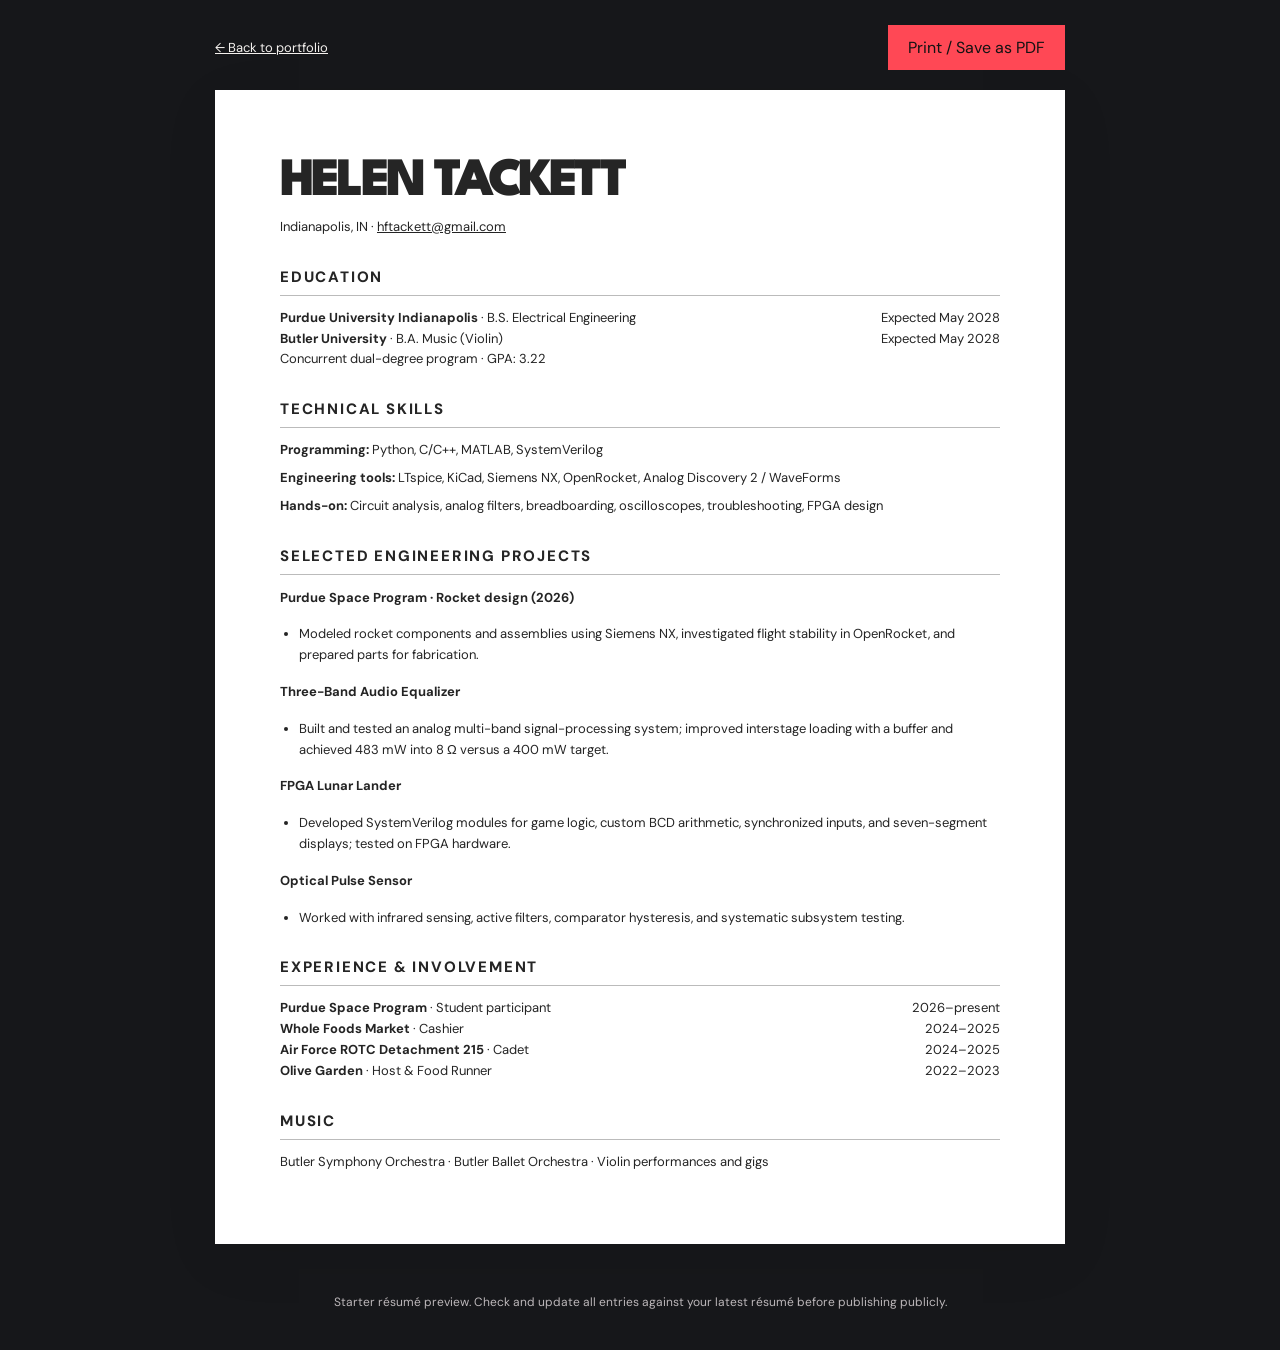
<file: resume.html>
<!doctype html><html lang="en"><head><meta charset="UTF-8"><meta name="viewport" content="width=device-width, initial-scale=1"><title>Résumé — Helen Tackett</title><link rel="stylesheet" href="style.css"><style>body{background:#16171a}.resume-paper{color:#252525;max-width:850px;background:white;margin:50px auto;padding:65px;box-shadow:0 14px 55px #0001}.resume-paper h1{font:900 54px/1 var(--serif);margin:0 0 8px}.resume-paper h2{font:800 15px var(--sans);letter-spacing:.12em;border-bottom:1px solid #bbb;padding-bottom:8px;margin:29px 0 12px}.resume-paper p,.resume-paper li{color:#242424;font-size:13px;line-height:1.6;margin-bottom:7px}.resume-paper ul{padding-left:19px}.resume-paper strong{font-weight:700}.resume-bar{max-width:850px;margin:25px auto -30px;display:flex;align-items:center;justify-content:space-between;gap:20px}.resume-bar a{font-size:13px}.resume-bar button{background:var(--accent);color:#131313;border:0;padding:12px 20px}.subtle{color:#667169}.resume-paper .line{display:flex;justify-content:space-between;gap:12px;align-items:baseline}.resume-paper .line p{margin:0}.resume-paper .role{font-weight:700;margin-top:13px}.resume-note{font-size:12px;text-align:center;color:#bcb7ba;margin:12px auto 40px;max-width:850px}@media(max-width:700px){.resume-paper{margin:20px 10px;padding:27px}.resume-bar{padding:0 10px}.resume-paper .line{display:block}}@media print{body{background:white}.resume-paper{margin:0;max-width:none;padding:0;box-shadow:none}.resume-bar,.resume-note{display:none} @page{size:letter;margin:.55in}}</style></head><body><div class="resume-bar"><a href="index.html">← Back to portfolio</a><button onclick="window.print()">Print / Save as PDF</button></div><article class="resume-paper"><h1>Helen Tackett</h1><p>Indianapolis, IN · <a href="mailto:hftackett@gmail.com">hftackett@gmail.com</a></p><h2>EDUCATION</h2><div class="line"><p><strong>Purdue University Indianapolis</strong> · B.S. Electrical Engineering</p><p>Expected May 2028</p></div><div class="line"><p><strong>Butler University</strong> · B.A. Music (Violin)</p><p>Expected May 2028</p></div><p>Concurrent dual-degree program · GPA: 3.22</p><h2>TECHNICAL SKILLS</h2><p><strong>Programming:</strong> Python, C/C++, MATLAB, SystemVerilog</p><p><strong>Engineering tools:</strong> LTspice, KiCad, Siemens NX, OpenRocket, Analog Discovery 2 / WaveForms</p><p><strong>Hands-on:</strong> Circuit analysis, analog filters, breadboarding, oscilloscopes, troubleshooting, FPGA design</p><h2>SELECTED ENGINEERING PROJECTS</h2><p class="role">Purdue Space Program · Rocket design (2026)</p><ul><li>Modeled rocket components and assemblies using Siemens NX, investigated flight stability in OpenRocket, and prepared parts for fabrication.</li></ul><p class="role">Three-Band Audio Equalizer</p><ul><li>Built and tested an analog multi-band signal-processing system; improved interstage loading with a buffer and achieved 483 mW into 8 Ω versus a 400 mW target.</li></ul><p class="role">FPGA Lunar Lander</p><ul><li>Developed SystemVerilog modules for game logic, custom BCD arithmetic, synchronized inputs, and seven-segment displays; tested on FPGA hardware.</li></ul><p class="role">Optical Pulse Sensor</p><ul><li>Worked with infrared sensing, active filters, comparator hysteresis, and systematic subsystem testing.</li></ul><h2>EXPERIENCE & INVOLVEMENT</h2><div class="line"><p><strong>Purdue Space Program</strong> · Student participant</p><p>2026–present</p></div><div class="line"><p><strong>Whole Foods Market</strong> · Cashier</p><p>2024–2025</p></div><div class="line"><p><strong>Air Force ROTC Detachment 215</strong> · Cadet</p><p>2024–2025</p></div><div class="line"><p><strong>Olive Garden</strong> · Host & Food Runner</p><p>2022–2023</p></div><h2>MUSIC</h2><p>Butler Symphony Orchestra · Butler Ballet Orchestra · Violin performances and gigs</p></article><p class="resume-note">Starter résumé preview. Check and update all entries against your latest résumé before publishing publicly.</p></body></html>
</file>
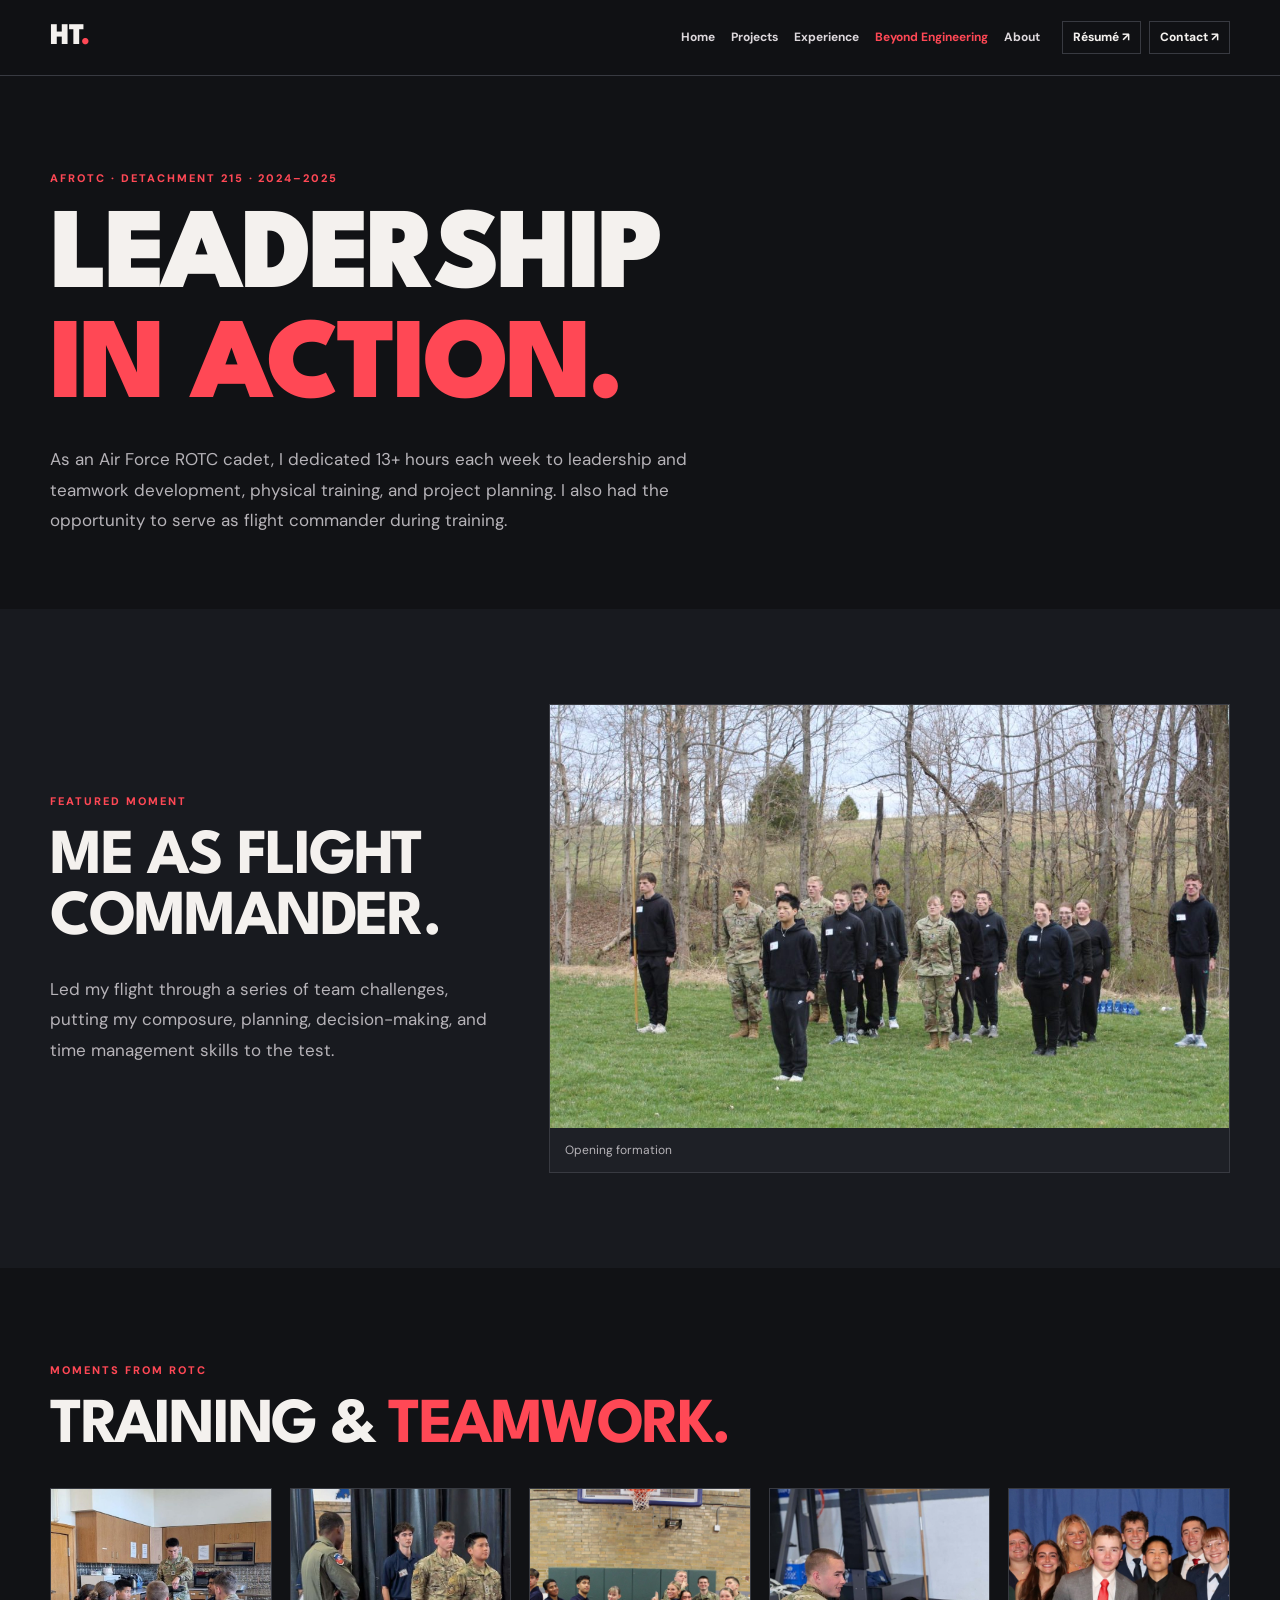
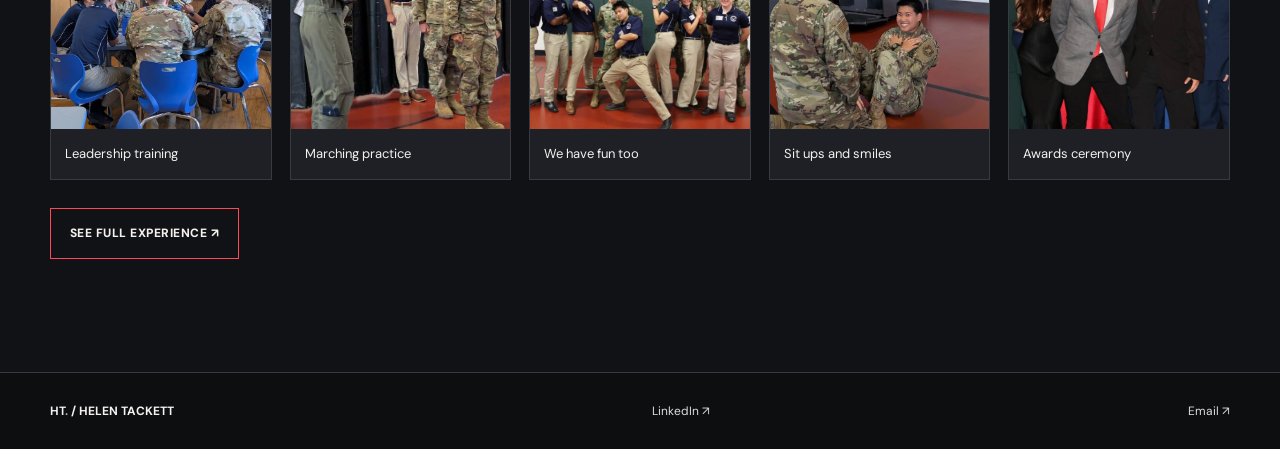
<file: rotc.html>
<!DOCTYPE html>

<html lang="en"><head><meta charset="utf-8"/><meta content="width=device-width,initial-scale=1" name="viewport"/><meta content="#111215" name="theme-color"/><meta content="Engineering, music, and hands-on builds by Helen Tackett." name="description"/><title>Air Force ROTC · Helen Tackett</title><link href="/assets/favicon.svg?v=20261123" rel="icon"/><link href="site-v9.css" rel="stylesheet"/><script defer="" src="site-v9.js"></script><style>.rotc-feature{display:grid;grid-template-columns:.8fr 1.2fr;gap:45px;align-items:center}.rotc-feature h2{font-size:clamp(39px,5vw,68px);margin-bottom:24px}.rotc-feature figure{margin:0;background:var(--panel);border:1px solid var(--line)}.rotc-feature img{width:100%;max-height:620px;object-fit:cover}.rotc-feature figcaption{padding:12px 15px;color:var(--muted);font-size:12px}.gallery{margin-top:30px}@media(max-width:750px){.rotc-feature{grid-template-columns:1fr}}</style><style>/* Five photographs, responsive at desktop and mobile widths. */
.gallery.four{grid-template-columns:repeat(auto-fit,minmax(190px,1fr))}
.gallery.four figure img{width:100%;height:240px;object-fit:cover}
@media(max-width:600px){.gallery.four{grid-template-columns:repeat(2,minmax(0,1fr))}.gallery.four figure img{height:180px}}</style></head><body><a class="skip" href="#main">Skip to content</a><header class="site-header"><div class="wrap nav-row"><a class="logo" href="index.html">HT<span>.</span></a><button aria-controls="main-nav" aria-expanded="false" class="mobile-menu" type="button">Menu <span>☰</span></button><nav aria-label="Main navigation" id="main-nav"><a href="index.html">Home</a><a href="projects.html">Engineering</a><a href="experience.html">Experience</a><a aria-current="page" href="rotc.html">ROTC</a><a href="music.html">Music</a><a href="metal-earth.html">Metal Earth</a><a href="about.html">About</a></nav><a class="nav-contact" href="assets/docs/helen-tackett-resume.pdf">Résumé ↗</a></div></header><main id="main"><section class="wrap section-pad page-intro"><p class="kicker">AFROTC · DETACHMENT 215 · 2024–2025</p><h1>LEADERSHIP<br/><span>IN ACTION.</span></h1><p class="lede">As an Air Force ROTC cadet, I dedicated 13+ hours each week to leadership and teamwork development, physical training, and project planning. I also had the opportunity to serve as flight commander during training.</p></section><section class="section-toned"><div class="wrap section-pad rotc-feature"><div><p class="kicker">FEATURED MOMENT</p><h2>ME AS FLIGHT COMMANDER.</h2><p class="lede">Led my flight through a series of team challenges, putting my composure, planning, decision-making, and time management skills to the test.</p></div><figure><img alt="ROTC field training while serving as flight commander" data-zoom="1" loading="eager" src="assets/rotc-field.jpg"/><figcaption>Opening formation</figcaption></figure></div></section><section class="wrap section-pad"><p class="kicker">MOMENTS FROM ROTC</p><h2>TRAINING &amp; <span>TEAMWORK.</span></h2><div class="gallery four"><figure><img alt="Cadets working together during leadership training" data-zoom="1" loading="lazy" src="assets/rotc-leadership.jpg"/><figcaption>Leadership training</figcaption></figure><figure><img alt="Cadets at marching practice" data-zoom="1" loading="lazy" src="assets/rotc-ceremony.jpg"/><figcaption>Marching practice</figcaption></figure><figure><img alt="ROTC group picture with cadets having fun" data-zoom="1" loading="lazy" src="assets/rotc-team.jpg"/><figcaption>We have fun too</figcaption></figure><figure><img alt="Two ROTC cadets sharing a lighthearted moment during physical training" data-zoom="1" loading="lazy" src="assets/rotc-sit-ups-and-smiles.jpg"/><figcaption>Sit ups and smiles</figcaption></figure><figure><img alt="Group photograph at an ROTC awards ceremony" data-zoom="1" loading="lazy" src="assets/rotc-awards-ceremony.jpg"/><figcaption>Awards ceremony</figcaption></figure></div><p style="margin-top:28px"><a class="btn btn-outline" href="experience.html">See full experience ↗</a></p></section></main><footer class="footer"><div class="wrap footer-grid"><strong>HT<span class="red">.</span> / HELEN TACKETT</strong><span>Engineer by practice. Builder since childhood.</span><a href="https://www.linkedin.com/in/helen-tackett" rel="noopener" target="_blank">LinkedIn ↗</a><a href="mailto:hftackett@gmail.com">Email ↗</a></div></footer><dialog aria-label="Enlarged photograph" class="lightbox"><button aria-label="Close enlarged image" class="lightbox-close" type="button">✕</button><img alt=""/><p></p></dialog></body></html>
</file>
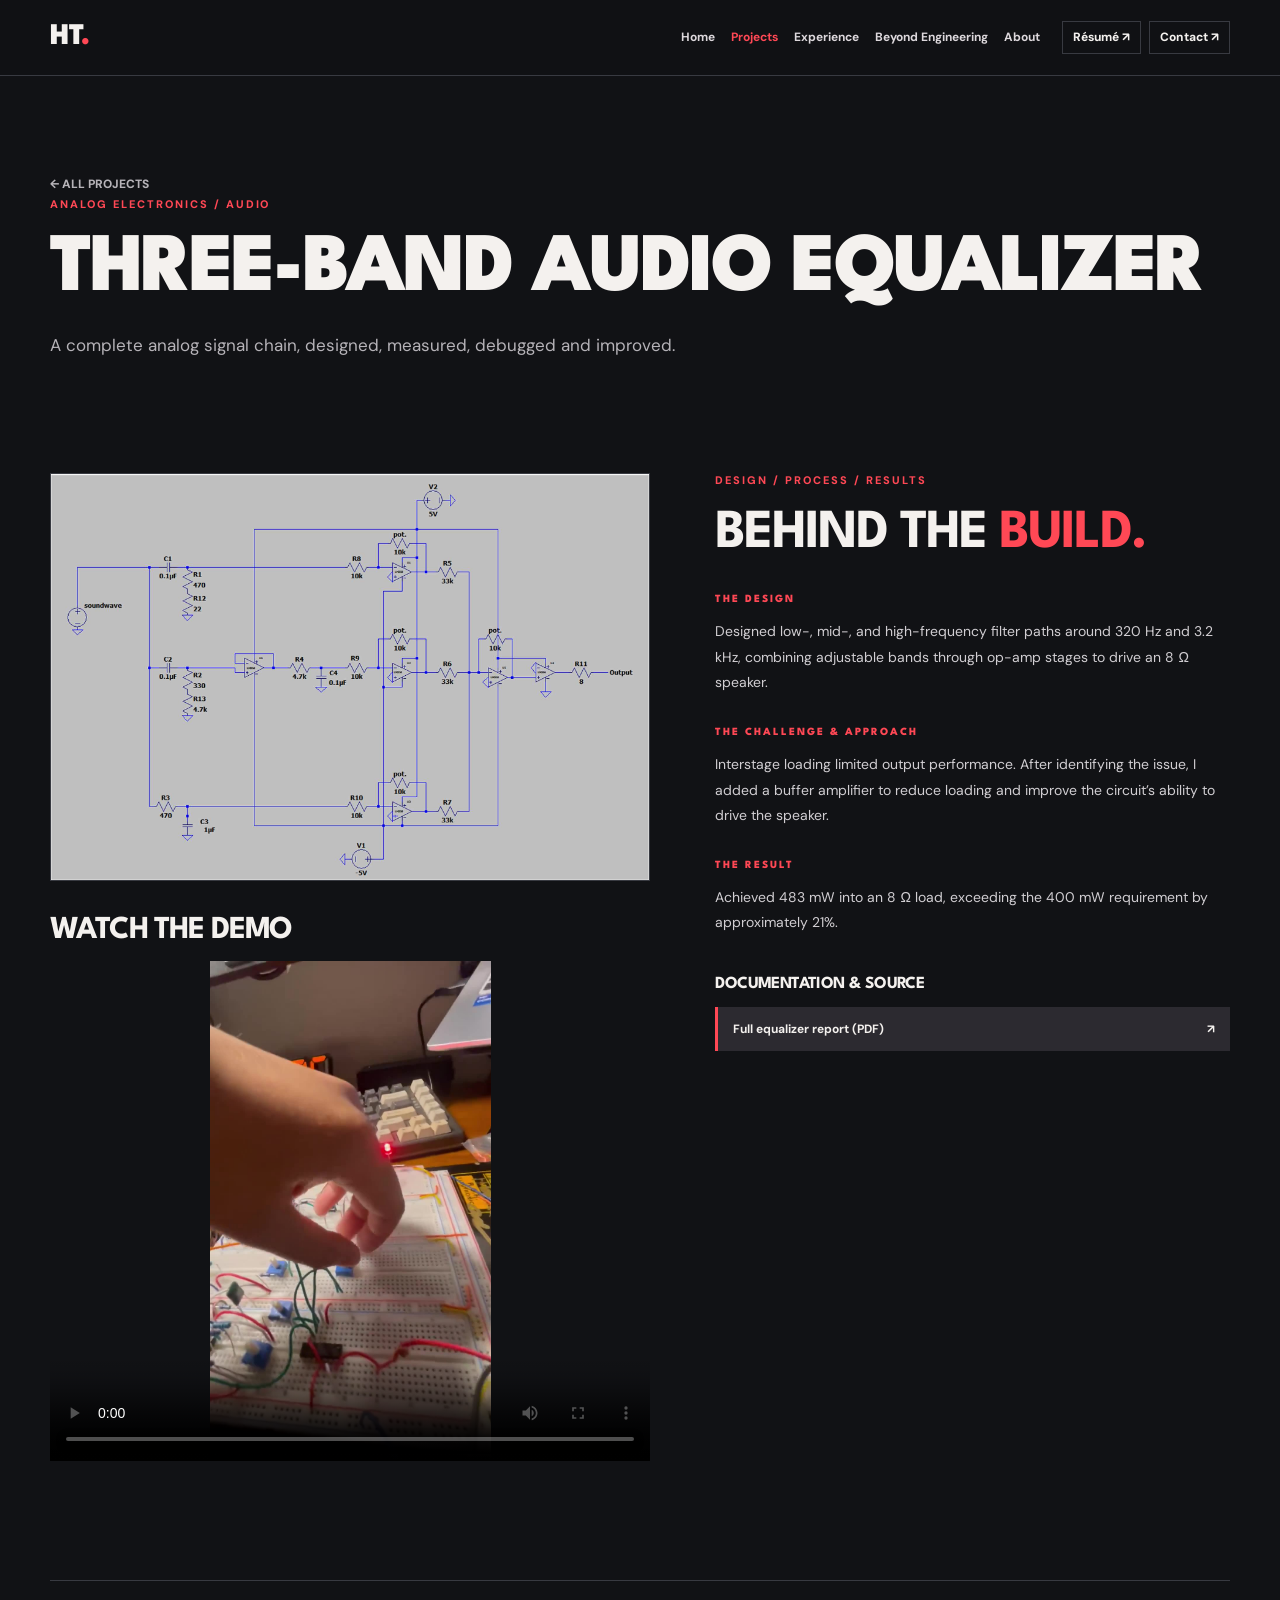
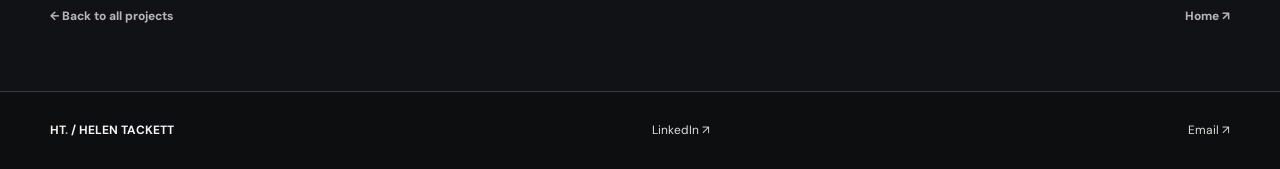
<file: projects/equalizer.html>
<!doctype html><html lang="en"><head><meta charset="utf-8"><meta name="viewport" content="width=device-width,initial-scale=1"><meta name="theme-color" content="#111215"><meta name="description" content="Engineering, music, and hands-on builds by Helen Tackett."><title>Three-band audio equalizer · Helen Tackett</title><link rel="icon" href="/assets/favicon.svg?v=20261123"><link rel="stylesheet" href="../site-v9.css"><script defer src="../site-v9.js"></script></head><body><a class="skip" href="#main">Skip to content</a><header class="site-header"><div class="wrap nav-row"><a class="logo" href="../index.html">HT<span>.</span></a><button class="mobile-menu" type="button" aria-expanded="false" aria-controls="main-nav">Menu <span>☰</span></button><nav id="main-nav" aria-label="Main navigation"><a href="../index.html" >Home</a><a href="../projects.html" >Engineering</a><a href="../experience.html" >Experience</a><a href="../music.html" >Music</a><a href="../metal-earth.html" >Metal Earth</a><a href="../about.html" >About</a></nav><a class="nav-contact" href="../assets/docs/helen-tackett-resume.pdf">Résumé ↗</a></div></header><main id="main"><section class="wrap section-pad case-intro"><a class="back-link" href="../projects.html">← ALL PROJECTS</a><p class="kicker">ANALOG ELECTRONICS / AUDIO</p><h1>THREE-BAND AUDIO EQUALIZER</h1><p class="lede">A complete analog signal chain, designed, measured, debugged and improved.</p></section><section class="wrap case-layout"><div><figure class="case-cover"><img src="../assets/equalizer-schematic.jpg" alt="Three-band audio equalizer" loading="lazy" ></figure><div class="case-video"><h2>WATCH THE DEMO</h2><video controls playsinline preload="metadata" poster="../assets/equalizer-demo.jpg"><source src="../assets/equalizer-demo.mp4" type="video/mp4"></video></div></div><aside class="case-aside"><p class="kicker">DESIGN / PROCESS / RESULTS</p><h2>BEHIND THE <span>BUILD.</span></h2>
<div class="build-story" style="margin:32px 0 0">
  <section class="build-story-section" style="margin:0 0 30px">
    <h3 class="kicker" style="font-size:11px;line-height:1.4;margin:0 0 12px">THE DESIGN</h3>
    <p style="font-size:14px;line-height:1.8;color:#d1ced2;margin:0">Designed low-, mid-, and high-frequency filter paths around 320 Hz and 3.2 kHz, combining adjustable bands through op-amp stages to drive an 8 Ω speaker.</p>
  </section>
  <section class="build-story-section" style="margin:0 0 30px">
    <h3 class="kicker" style="font-size:11px;line-height:1.4;margin:0 0 12px">THE CHALLENGE &amp; APPROACH</h3>
    <p style="font-size:14px;line-height:1.8;color:#d1ced2;margin:0">Interstage loading limited output performance. After identifying the issue, I added a buffer amplifier to reduce loading and improve the circuit’s ability to drive the speaker.</p>
  </section>
  <section class="build-story-section" style="margin:0 0 30px">
    <h3 class="kicker" style="font-size:11px;line-height:1.4;margin:0 0 12px">THE RESULT</h3>
    <p style="font-size:14px;line-height:1.8;color:#d1ced2;margin:0">Achieved 483 mW into an 8 Ω load, exceeding the 400 mW requirement by approximately 21%.</p>
  </section>
</div><h3 class="resources-title">DOCUMENTATION & SOURCE</h3><div class="resources"><a class="resource" target="_blank" rel="noopener" href="../assets/docs/audio-equalizer-report.pdf">Full equalizer report (PDF) <span>↗</span></a></div></aside></section><div class="wrap bottom-nav"><a href="../projects.html">← Back to all projects</a><a href="../index.html">Home ↗</a></div></main><footer class="footer"><div class="wrap footer-grid"><strong>HT<span class="red">.</span> / HELEN TACKETT</strong><span>Engineer by practice. Builder since childhood.</span><a href="https://www.linkedin.com/in/helen-tackett" target="_blank" rel="noopener">LinkedIn ↗</a><a href="mailto:hftackett@gmail.com">Email ↗</a></div></footer><dialog class="lightbox" aria-label="Enlarged photograph"><button type="button" class="lightbox-close" aria-label="Close enlarged image">✕</button><img alt=""><p></p></dialog></body></html>
</file>
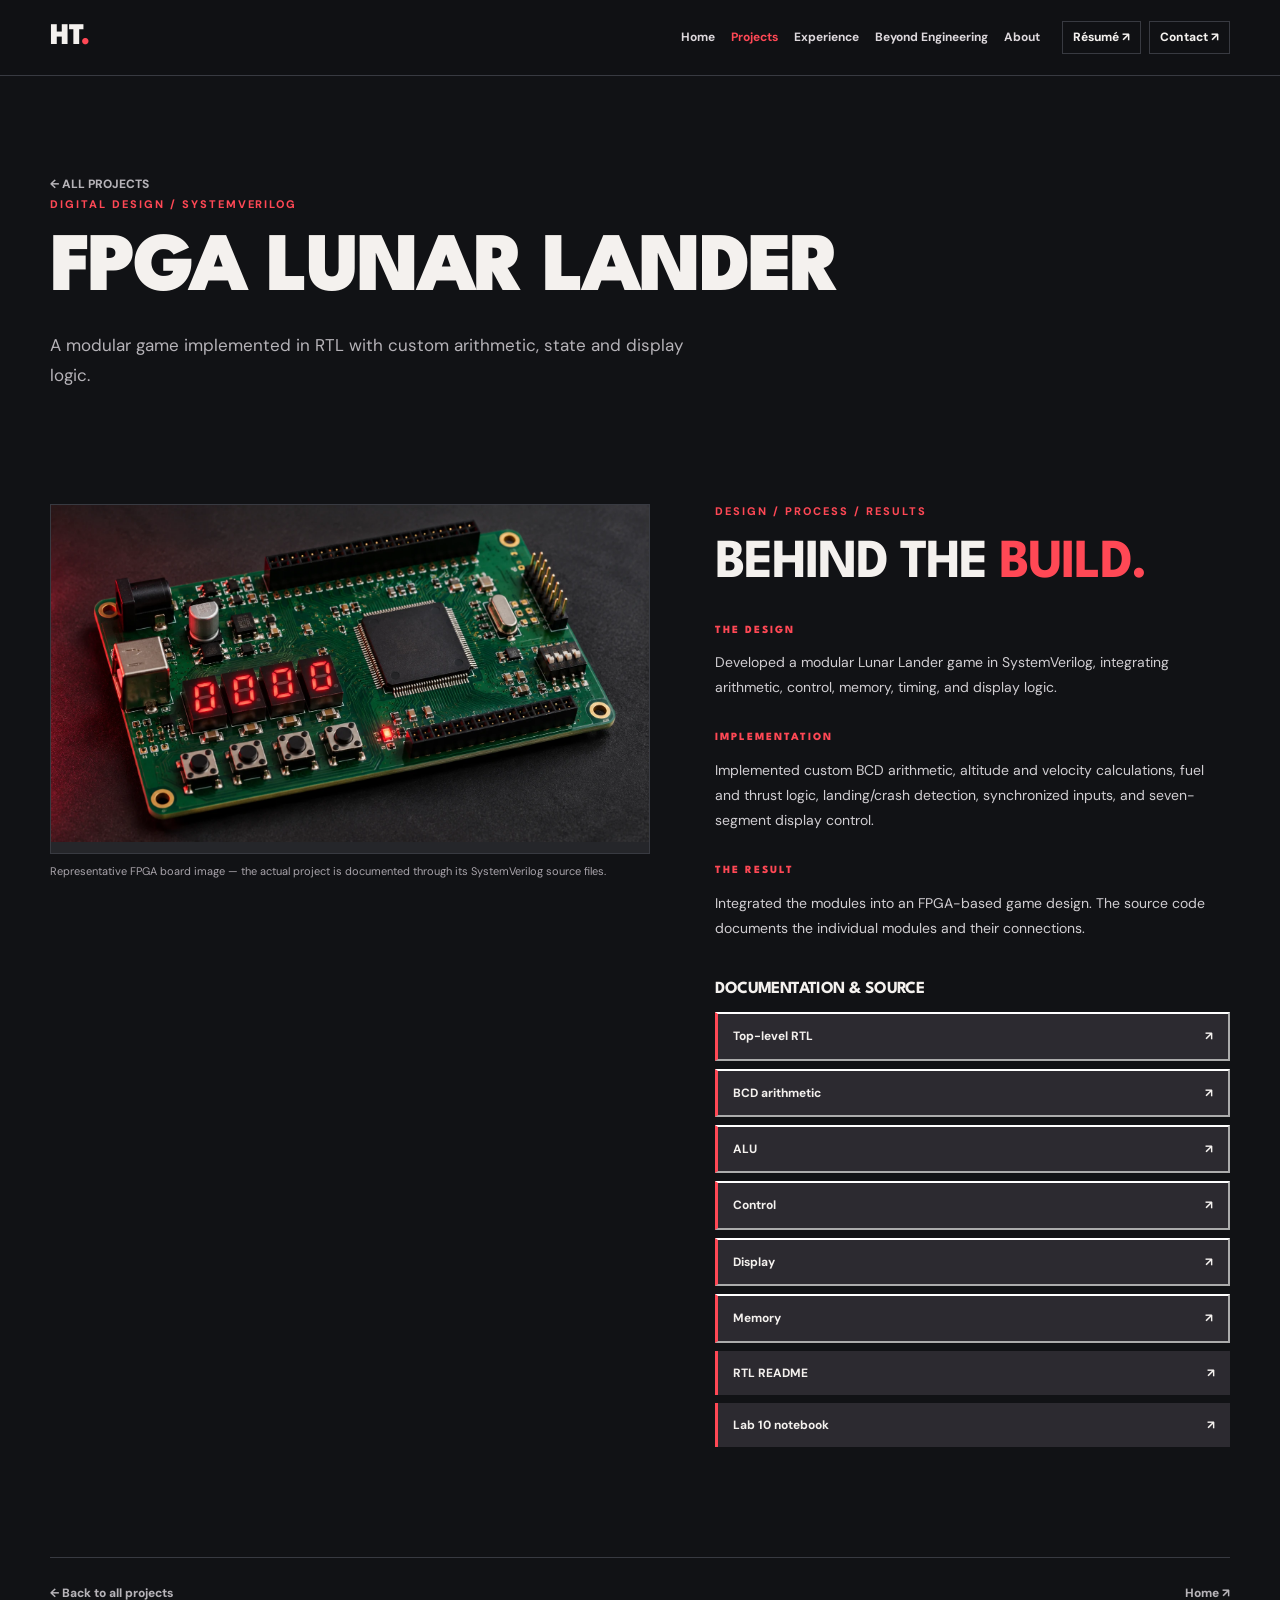
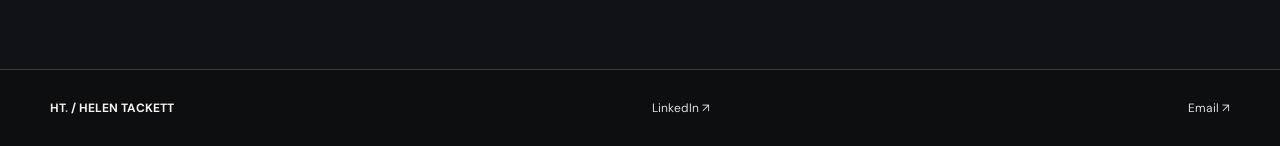
<file: projects/fpga.html>
<!DOCTYPE html>
<html lang="en"><head><meta charset="utf-8"/><meta content="width=device-width,initial-scale=1" name="viewport"/><meta content="#111215" name="theme-color"/><meta content="Engineering, music, and hands-on builds by Helen Tackett." name="description"/><title>FPGA Lunar Lander · Helen Tackett</title><link href="/assets/favicon.svg?v=20261123" rel="icon"/><link href="../site-v9.css" rel="stylesheet"/><script defer="" src="../site-v9.js"></script><style>
.rtl-view-button{width:100%;color:inherit;text-align:left;cursor:pointer;font-family:inherit}.rtl-view-button:focus-visible{outline:2px solid #ff4855;outline-offset:2px}
.rtl-dialog{background:#18191d;color:#f4f1ee;border:1px solid #44444a;padding:0;width:min(960px,calc(100vw - 28px));max-height:90vh;box-shadow:0 24px 90px #000b}.rtl-dialog::backdrop{background:#000c}
.rtl-dialog-inner{display:flex;flex-direction:column;max-height:90vh}.rtl-dialog-header{display:flex;align-items:center;gap:12px;flex-wrap:wrap;padding:17px 20px;border-bottom:1px solid #404046}.rtl-dialog-header h2{margin:0 auto 0 0;font-size:clamp(17px,3vw,25px);overflow-wrap:anywhere}.rtl-dialog-actions{display:flex;align-items:center;gap:8px}.rtl-dialog-actions button{border:1px solid #ff4855;padding:8px 12px;background:transparent;color:#fff;font:700 12px inherit;cursor:pointer}.rtl-dialog-actions button:hover{background:#ff4855;color:#151515}.rtl-dialog-actions .rtl-close{background:#ff4855;color:#111}
.rtl-dialog pre{margin:0;padding:22px;overflow:auto;tab-size:4;font:13px/1.65 Consolas,'Cascadia Code',monospace;color:#e9e5ea;white-space:pre;flex:1;min-height:0}.rtl-dialog-foot{font-size:11px;color:#aaa;padding:10px 20px;border-top:1px solid #404046}
@media(max-width:600px){.rtl-dialog-header{padding:12px}.rtl-dialog pre{font-size:11px;padding:12px}}
</style></head><body><a class="skip" href="#main">Skip to content</a><header class="site-header"><div class="wrap nav-row"><a class="logo" href="../index.html">HT<span>.</span></a><button aria-controls="main-nav" aria-expanded="false" class="mobile-menu" type="button">Menu <span>☰</span></button><nav aria-label="Main navigation" id="main-nav"><a href="../index.html">Home</a><a href="../projects.html">Engineering</a><a href="../experience.html">Experience</a><a href="../music.html">Music</a><a href="../metal-earth.html">Metal Earth</a><a href="../about.html">About</a></nav><a class="nav-contact" href="../assets/docs/helen-tackett-resume.pdf">Résumé ↗</a></div></header><main id="main"><section class="wrap section-pad case-intro"><a class="back-link" href="../projects.html">← ALL PROJECTS</a><p class="kicker">DIGITAL DESIGN / SYSTEMVERILOG</p><h1>FPGA LUNAR LANDER</h1><p class="lede">A modular game implemented in RTL with custom arithmetic, state and display logic.</p></section><section class="wrap case-layout"><div><div class="case-cover"><img alt="Illustrative FPGA development board; not a photograph of the board used in the Lunar Lander project" loading="lazy" src="../assets/fpga-board-illustrative.webp"/></div><p class="illustrative-note">Representative FPGA board image — the actual project is documented through its SystemVerilog source files.</p></div><aside class="case-aside"><p class="kicker">DESIGN / PROCESS / RESULTS</p><h2>BEHIND THE <span>BUILD.</span></h2>
<div class="build-story" style="margin:32px 0 0">
  <section class="build-story-section" style="margin:0 0 30px">
    <h3 class="kicker" style="font-size:11px;line-height:1.4;margin:0 0 12px">THE DESIGN</h3>
    <p style="font-size:14px;line-height:1.8;color:#d1ced2;margin:0">Developed a modular Lunar Lander game in SystemVerilog, integrating arithmetic, control, memory, timing, and display logic.</p>
  </section>
  <section class="build-story-section" style="margin:0 0 30px">
    <h3 class="kicker" style="font-size:11px;line-height:1.4;margin:0 0 12px">IMPLEMENTATION</h3>
    <p style="font-size:14px;line-height:1.8;color:#d1ced2;margin:0">Implemented custom BCD arithmetic, altitude and velocity calculations, fuel and thrust logic, landing/crash detection, synchronized inputs, and seven-segment display control.</p>
  </section>
  <section class="build-story-section" style="margin:0 0 30px">
    <h3 class="kicker" style="font-size:11px;line-height:1.4;margin:0 0 12px">THE RESULT</h3>
    <p style="font-size:14px;line-height:1.8;color:#d1ced2;margin:0">Integrated the modules into an FPGA-based game design. The source code documents the individual modules and their connections.</p>
  </section>
</div><h3 class="resources-title">DOCUMENTATION &amp; SOURCE</h3><div class="resources"><button class="resource rtl-view-button" type="button" data-rtl="lunarlander.sv" aria-haspopup="dialog">Top-level RTL <span>↗</span></button><button class="resource rtl-view-button" type="button" data-rtl="bcd_arithmetic.sv" aria-haspopup="dialog">BCD arithmetic <span>↗</span></button><button class="resource rtl-view-button" type="button" data-rtl="ll_alu.sv" aria-haspopup="dialog">ALU <span>↗</span></button><button class="resource rtl-view-button" type="button" data-rtl="ll_control.sv" aria-haspopup="dialog">Control <span>↗</span></button><button class="resource rtl-view-button" type="button" data-rtl="ll_display.sv" aria-haspopup="dialog">Display <span>↗</span></button><button class="resource rtl-view-button" type="button" data-rtl="ll_memory.sv" aria-haspopup="dialog">Memory <span>↗</span></button><a class="resource" href="../assets/code/lunar-lander/README.md" rel="noopener" target="_blank">RTL README <span>↗</span></a><a class="resource" href="../assets/code/lunar-lander/lab10-bcd-arithmetic.ipynb" rel="noopener" target="_blank">Lab 10 notebook <span>↗</span></a></div></aside></section><div class="wrap bottom-nav"><a href="../projects.html">← Back to all projects</a><a href="../index.html">Home ↗</a></div></main><footer class="footer"><div class="wrap footer-grid"><strong>HT<span class="red">.</span> / HELEN TACKETT</strong><span>Engineer by practice. Builder since childhood.</span><a href="https://www.linkedin.com/in/helen-tackett" rel="noopener" target="_blank">LinkedIn ↗</a><a href="mailto:hftackett@gmail.com">Email ↗</a></div></footer><dialog aria-label="Enlarged photograph" class="lightbox"><button aria-label="Close enlarged image" class="lightbox-close" type="button">✕</button><img alt=""/><p></p></dialog><dialog class="rtl-dialog" id="rtl-dialog" aria-labelledby="rtl-dialog-title">
<div class="rtl-dialog-inner"><div class="rtl-dialog-header"><h2 id="rtl-dialog-title">SOURCE CODE</h2><div class="rtl-dialog-actions"><button id="rtl-copy" type="button">Copy code</button><button class="rtl-close" id="rtl-close" type="button" aria-label="Close source code">✕</button></div></div><pre id="rtl-code" tabindex="0"></pre><div class="rtl-dialog-foot">SystemVerilog source · Read-only viewer · Esc to close</div></div>
</dialog>
<template id="rtl-lunarlander"><pre>module lunarlander #(
  parameter FUEL=16&#x27;h0800,
  parameter ALTITUDE=16&#x27;h4500,
  parameter VELOCITY=16&#x27;h0000,
  parameter THRUST=16&#x27;h0005,
  parameter GRAVITY=16&#x27;h0005
)(
  input logic hz100, reset,
  input logic [19:0] in,
  output logic [7:0] ss7, ss6, ss5,
  output logic [7:0] ss3, ss2, ss1, ss0,
  output logic red, green
);

  logic slowclk;
  logic keyclk;
  logic [4:0] keyout;

  logic [15:0] alt;
  logic [15:0] vel;
  logic [15:0] fuel;
  logic [15:0] thrust;

  logic [15:0] alt_n;
  logic [15:0] vel_n;
  logic [15:0] fuel_n;
  logic [15:0] thrust_n;

  logic land;
  logic crash;
  logic wen;

  clock_psc u_clk (
    .clk(hz100),
    .rst(reset),
    .lim(8&#x27;d24),
    .hzX(slowclk)
  );

  keysync u_keysync (
    .clk(hz100),
    .rst(reset),
    .keyin(in),
    .keyout(keyout),
    .keyclk(keyclk)
  );

  always_ff @(posedge keyclk or posedge reset) begin
    if (reset)
      thrust_n &lt;= THRUST;
    else if (~keyout[4])
      thrust_n &lt;= {12&#x27;b0, keyout[3:0]};
  end

  ll_memory #(
    .ALTITUDE(ALTITUDE),
    .VELOCITY(VELOCITY),
    .FUEL(FUEL),
    .THRUST(THRUST)
  ) u_mem (
    .clk(slowclk),
    .rst(reset),
    .wen(wen),
    .alt_n(alt_n),
    .vel_n(vel_n),
    .fuel_n(fuel_n),
    .thrust_n(thrust_n),
    .alt(alt),
    .vel(vel),
    .fuel(fuel),
    .thrust(thrust)
  );

  ll_alu #(
    .GRAVITY(GRAVITY)
  ) u_alu (
    .alt(alt),
    .vel(vel),
    .fuel(fuel),
    .thrust(thrust),
    .alt_n(alt_n),
    .vel_n(vel_n),
    .fuel_n(fuel_n)
  );

  ll_control u_ctrl (
    .clk(slowclk),
    .rst(reset),
    .alt(alt),
    .vel(vel),
    .land(land),
    .crash(crash),
    .wen(wen)
  );

  ll_display u_disp (
    .clk(keyclk),
    .rst(reset),
    .land(land),
    .crash(crash),
    .disp_ctrl({keyout == 5&#x27;d19, keyout == 5&#x27;d18, keyout == 5&#x27;d17, keyout == 5&#x27;d16}),
    .alt(alt),
    .vel(vel),
    .fuel(fuel),
    .thrust(thrust),
    .ss7(ss7),
    .ss6(ss6),
    .ss5(ss5),
    .ss3(ss3),
    .ss2(ss2),
    .ss1(ss1),
    .ss0(ss0),
    .red(red),
    .green(green)
  );

endmodule</pre></template>
<template id="rtl-bcd_arithmetic"><pre>module fa(
  input logic a,
  input logic b,
  input logic ci,
  output logic s,
  output logic co
);
  assign s = a ^ b ^ ci;
  assign co = (a &amp; b) | (a &amp; ci) | (b &amp; ci);
endmodule

module fa4(
  input logic [3:0] a,
  input logic [3:0] b,
  input logic ci,
  output logic [3:0] s,
  output logic co
);
  logic c1, c2, c3;

  fa f0 (.a(a[0]), .b(b[0]), .ci(ci), .s(s[0]), .co(c1));
  fa f1 (.a(a[1]), .b(b[1]), .ci(c1), .s(s[1]), .co(c2));
  fa f2 (.a(a[2]), .b(b[2]), .ci(c2), .s(s[2]), .co(c3));
  fa f3 (.a(a[3]), .b(b[3]), .ci(c3), .s(s[3]), .co(co));

endmodule

module bcdadd1(
  input logic [3:0] a,
  input logic [3:0] b,
  input logic ci,
  output logic [3:0] s,
  output logic co
);
  logic [3:0] sum0;
  logic c0;
  logic fix;
  logic [3:0] corr;

  fa4 u0 (.a(a), .b(b), .ci(ci), .s(sum0), .co(c0));

  assign fix = c0 | (sum0 &gt; 4&#x27;d9);
  assign corr = fix ? 4&#x27;b0110 : 4&#x27;b0000;

  fa4 u1 (.a(sum0), .b(corr), .ci(1&#x27;b0), .s(s), .co());

  assign co = fix;

endmodule

module bcdadd4(
  input logic [15:0] a,
  input logic [15:0] b,
  input logic ci,
  output logic [15:0] s,
  output logic co
);
  logic c1, c2, c3;

  bcdadd1 d0 (.a(a[3:0]),    .b(b[3:0]),    .ci(ci), .s(s[3:0]),    .co(c1));
  bcdadd1 d1 (.a(a[7:4]),    .b(b[7:4]),    .ci(c1), .s(s[7:4]),    .co(c2));
  bcdadd1 d2 (.a(a[11:8]),   .b(b[11:8]),   .ci(c2), .s(s[11:8]),   .co(c3));
  bcdadd1 d3 (.a(a[15:12]),  .b(b[15:12]),  .ci(c3), .s(s[15:12]),  .co(co));

endmodule

module bcd9comp1(
  input logic [3:0] in,
  output logic [3:0] out
);
  always_comb begin
    case (in)
      4&#x27;d0: out = 4&#x27;d9;
      4&#x27;d1: out = 4&#x27;d8;
      4&#x27;d2: out = 4&#x27;d7;
      4&#x27;d3: out = 4&#x27;d6;
      4&#x27;d4: out = 4&#x27;d5;
      4&#x27;d5: out = 4&#x27;d4;
      4&#x27;d6: out = 4&#x27;d3;
      4&#x27;d7: out = 4&#x27;d2;
      4&#x27;d8: out = 4&#x27;d1;
      4&#x27;d9: out = 4&#x27;d0;
      default: out = 4&#x27;d0;
    endcase
  end
endmodule

module bcdaddsub4(
  input logic [15:0] a,
  input logic [15:0] b,
  input logic op,
  output logic [15:0] s
);
  logic [15:0] bcomp;
  logic [15:0] bsel;

  bcd9comp1 c0 (.in(b[3:0]),    .out(bcomp[3:0]));
  bcd9comp1 c1 (.in(b[7:4]),    .out(bcomp[7:4]));
  bcd9comp1 c2 (.in(b[11:8]),   .out(bcomp[11:8]));
  bcd9comp1 c3 (.in(b[15:12]),  .out(bcomp[15:12]));

  assign bsel = op ? bcomp : b;

  bcdadd4 u0 (.a(a), .b(bsel), .ci(op), .s(s), .co());

endmodule</pre></template>
<template id="rtl-ll_alu"><pre>module ll_alu #(
  parameter GRAVITY=16&#x27;h0005
)(
  input logic [15:0] alt,
  input logic [15:0] vel,
  input logic [15:0] fuel,
  input logic [15:0] thrust,
  output logic [15:0] alt_n,
  output logic [15:0] vel_n,
  output logic [15:0] fuel_n
);

  logic [15:0] alt_c;
  logic [15:0] vel_c0;
  logic [15:0] vel_c;
  logic [15:0] fuel_c;
  logic [15:0] thrust_eff;

  assign thrust_eff = (fuel == 16&#x27;h0000) ? 16&#x27;h0000 : thrust;

  bcdaddsub4 u0 (.a(alt),    .b(vel),        .op(1&#x27;b0), .s(alt_c));
  bcdaddsub4 u1 (.a(vel),    .b(GRAVITY),    .op(1&#x27;b1), .s(vel_c0));
  bcdaddsub4 u2 (.a(vel_c0), .b(thrust_eff), .op(1&#x27;b0), .s(vel_c));
  bcdaddsub4 u3 (.a(fuel),   .b(thrust),     .op(1&#x27;b1), .s(fuel_c));

  always_comb begin
    if ((alt_c[15:12] == 4&#x27;d9) || (alt_c == 16&#x27;h0000)) begin
      alt_n = 16&#x27;h0000;
      vel_n = 16&#x27;h0000;
    end else begin
      alt_n = alt_c;
      vel_n = vel_c;
    end

    if ((fuel_c[15:12] == 4&#x27;d9) || (fuel_c == 16&#x27;h0000))
      fuel_n = 16&#x27;h0000;
    else
      fuel_n = fuel_c;
  end

endmodule</pre></template>
<template id="rtl-ll_control"><pre>module ll_control (
  input logic clk,
  input logic rst,
  input logic [15:0] alt,
  input logic [15:0] vel,
  output logic land,
  output logic crash,
  output logic wen
);

  logic [15:0] alt_vel;

  bcdaddsub4 u0 (.a(alt), .b(vel), .op(1&#x27;b0), .s(alt_vel));

  always_ff @(posedge clk or posedge rst) begin
    if (rst) begin
      land &lt;= 1&#x27;b0;
      crash &lt;= 1&#x27;b0;
      wen &lt;= 1&#x27;b0;
    end else if ((alt_vel[15:12] == 4&#x27;d9) || (alt_vel == 16&#x27;h0000)) begin
      wen &lt;= 1&#x27;b0;
      if (vel &lt; 16&#x27;h9970) begin
        crash &lt;= 1&#x27;b1;
        land &lt;= 1&#x27;b0;
      end else begin
        crash &lt;= 1&#x27;b0;
        land &lt;= 1&#x27;b1;
      end
    end else begin
      land &lt;= 1&#x27;b0;
      crash &lt;= 1&#x27;b0;
      wen &lt;= 1&#x27;b1;
    end
  end

endmodule</pre></template>
<template id="rtl-ll_display"><pre>module ll_display (
  input logic clk,
  input logic rst,
  input logic land,
  input logic crash,
  input logic [3:0] disp_ctrl,
  input logic [15:0] alt,
  input logic [15:0] vel,
  input logic [15:0] fuel,
  input logic [15:0] thrust,
  output logic [7:0] ss7,
  output logic [7:0] ss6,
  output logic [7:0] ss5,
  output logic [7:0] ss3,
  output logic [7:0] ss2,
  output logic [7:0] ss1,
  output logic [7:0] ss0,
  output logic red,
  output logic green
);

  logic [3:0] mode;
  logic [15:0] num;
  logic [15:0] vel_mag;
  logic neg_vel;

  logic [6:0] seg0;
  logic [6:0] seg1;
  logic [6:0] seg2;
  logic [6:0] seg3;

  bcdaddsub4 uabs (.a(16&#x27;h0000), .b(vel), .op(1&#x27;b1), .s(vel_mag));

  always_ff @(posedge clk or posedge rst) begin
    if (rst)
      mode &lt;= 4&#x27;b1000;
    else if (disp_ctrl != 4&#x27;b0000)
      mode &lt;= disp_ctrl;
  end

  always_comb begin
    neg_vel = 1&#x27;b0;
    num = alt;
    {ss7, ss6, ss5} = 24&#x27;b01110111_00111000_01111000;

    case (mode)
      4&#x27;b1000: begin
        num = alt;
        {ss7, ss6, ss5} = 24&#x27;b01110111_00111000_01111000;
      end
      4&#x27;b0100: begin
        neg_vel = (vel[15:12] == 4&#x27;d9);
        num = neg_vel ? vel_mag : vel;
        {ss7, ss6, ss5} = 24&#x27;b00111110_01111001_00111000;
      end
      4&#x27;b0010: begin
        num = fuel;
        {ss7, ss6, ss5} = 24&#x27;b01101111_01110111_01101101;
      end
      4&#x27;b0001: begin
        num = thrust;
        {ss7, ss6, ss5} = 24&#x27;b01111000_01110110_01010000;
      end
      default: begin
        num = alt;
        {ss7, ss6, ss5} = 24&#x27;b01110111_00111000_01111000;
      end
    endcase
  end

  ssdec d0 (.in(num[3:0]),   .enable(1&#x27;b1),        .out(seg0));
  ssdec d1 (.in(num[7:4]),   .enable(|num[15:4]),  .out(seg1));
  ssdec d2 (.in(num[11:8]),  .enable(|num[15:8]),  .out(seg2));
  ssdec d3 (.in(num[15:12]), .enable(|num[15:12]), .out(seg3));

  assign ss0 = {1&#x27;b0, seg0};
  assign ss1 = {1&#x27;b0, seg1};
  assign ss2 = {1&#x27;b0, seg2};
  assign ss3 = neg_vel ? 8&#x27;b01000000 : {1&#x27;b0, seg3};

  assign red = rst ? 1&#x27;b0 : crash;
  assign green = rst ? 1&#x27;b0 : land;

endmodule</pre></template>
<template id="rtl-ll_memory"><pre>module ll_memory #(
  parameter ALTITUDE=16&#x27;h4500,
  parameter VELOCITY=16&#x27;h0000,
  parameter FUEL=16&#x27;h0800,
  parameter THRUST=16&#x27;h0005
)(
  input logic clk,
  input logic rst,
  input logic wen,
  input logic [15:0] alt_n,
  input logic [15:0] vel_n,
  input logic [15:0] fuel_n,
  input logic [15:0] thrust_n,
  output logic [15:0] alt,
  output logic [15:0] vel,
  output logic [15:0] fuel,
  output logic [15:0] thrust
);

  always_ff @(posedge clk or posedge rst) begin
    if (rst) begin
      alt &lt;= ALTITUDE;
      vel &lt;= VELOCITY;
      fuel &lt;= FUEL;
      thrust &lt;= THRUST;
    end else if (wen) begin
      alt &lt;= alt_n;
      vel &lt;= vel_n;
      fuel &lt;= fuel_n;
      thrust &lt;= thrust_n;
    end
  end

endmodule</pre></template>
<script>
(() => {
  const dialog=document.getElementById('rtl-dialog');
  const code=document.getElementById('rtl-code');
  const heading=document.getElementById('rtl-dialog-title');
  const copy=document.getElementById('rtl-copy');
  let previousFocus=null;
  document.querySelectorAll('[data-rtl]').forEach(button=>button.addEventListener('click',()=>{
    const filename=button.dataset.rtl;
    const template=document.getElementById('rtl-'+filename.slice(0,-3));
    if(!template) return;
    previousFocus=document.activeElement;
    heading.textContent=filename;
    code.textContent=template.content.querySelector('pre').textContent;
    code.scrollTop=0;code.scrollLeft=0;
    copy.textContent='Copy code';
    dialog.showModal();
  }));
  document.getElementById('rtl-close').addEventListener('click',()=>dialog.close());
  dialog.addEventListener('close',()=>previousFocus?.focus());
  dialog.addEventListener('click',event=>{if(event.target===dialog)dialog.close()});
  copy.addEventListener('click',async()=>{
    try{await navigator.clipboard.writeText(code.textContent);copy.textContent='Copied!';}
    catch(e){const selection=window.getSelection();const range=document.createRange();range.selectNodeContents(code);selection.removeAllRanges();selection.addRange(range);copy.textContent='Select and copy';}
  });
})();
</script></body></html>
</file>
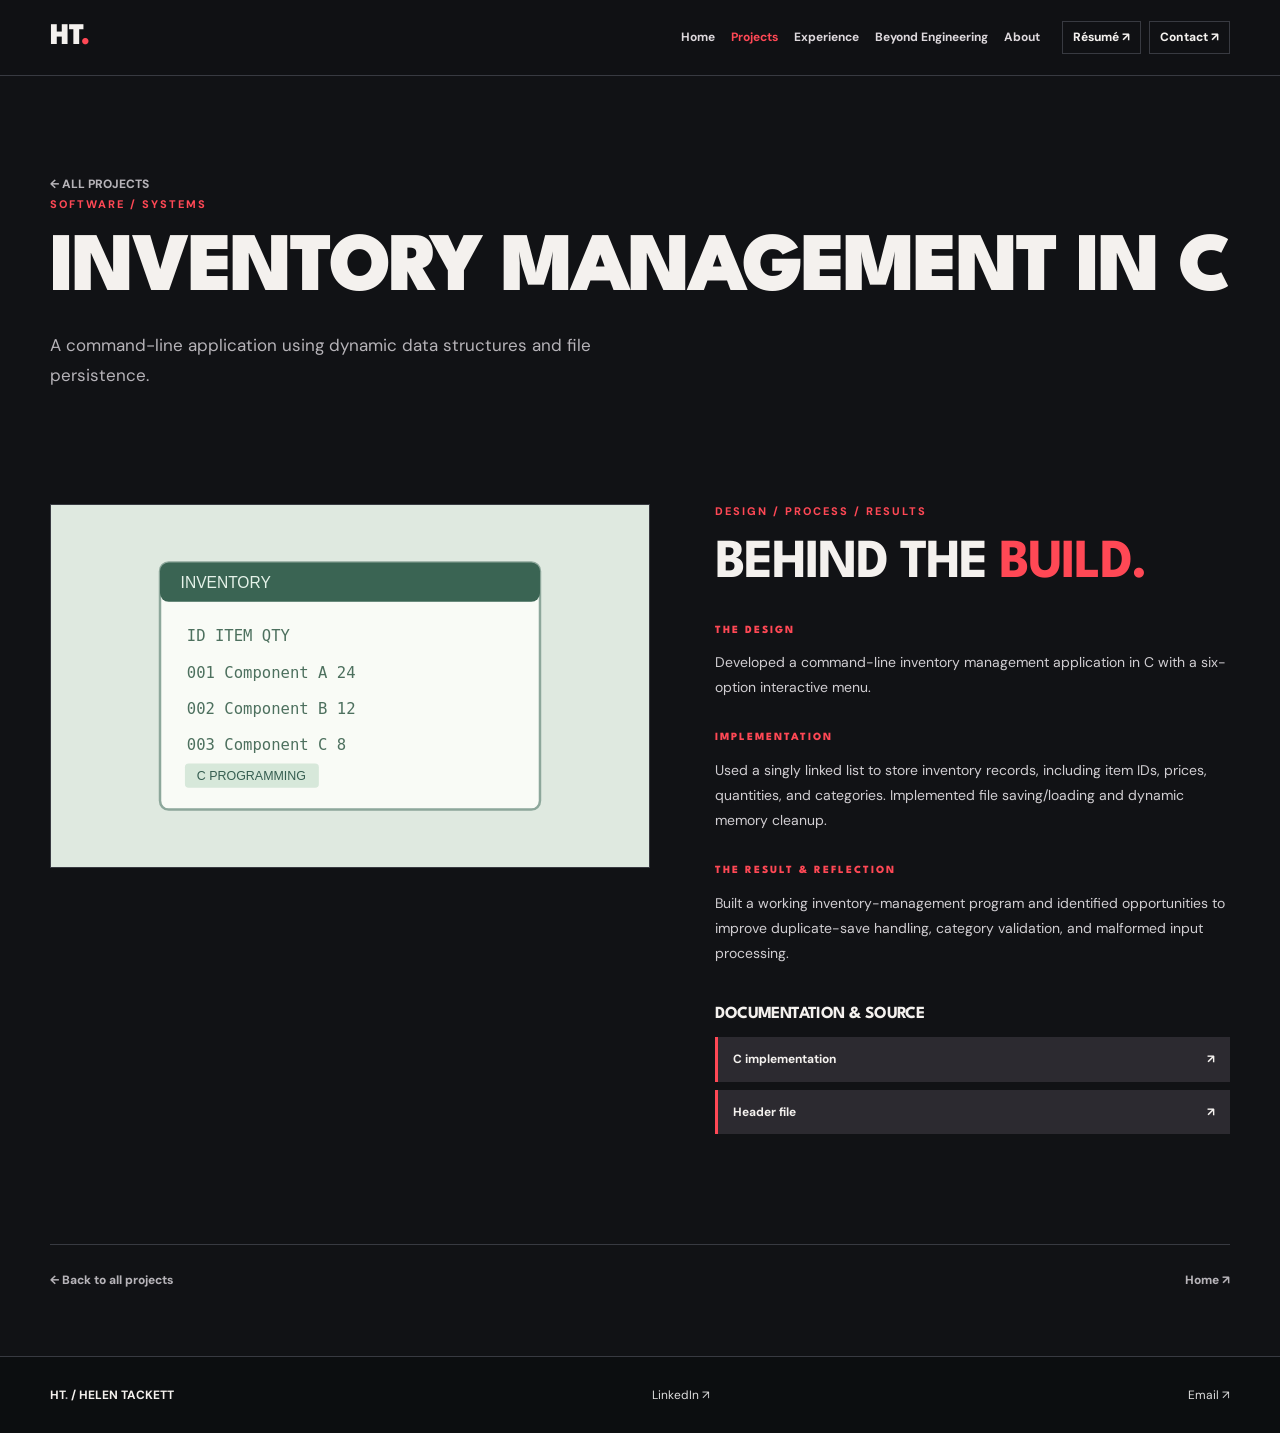
<file: projects/inventory.html>
<!doctype html><html lang="en"><head><meta charset="utf-8"><meta name="viewport" content="width=device-width,initial-scale=1"><meta name="theme-color" content="#111215"><meta name="description" content="Engineering, music, and hands-on builds by Helen Tackett."><title>Inventory management in C · Helen Tackett</title><link rel="icon" href="/assets/favicon.svg?v=20261123"><link rel="stylesheet" href="../site-v9.css"><script defer src="../site-v9.js"></script></head><body><a class="skip" href="#main">Skip to content</a><header class="site-header"><div class="wrap nav-row"><a class="logo" href="../index.html">HT<span>.</span></a><button class="mobile-menu" type="button" aria-expanded="false" aria-controls="main-nav">Menu <span>☰</span></button><nav id="main-nav" aria-label="Main navigation"><a href="../index.html" >Home</a><a href="../projects.html" >Engineering</a><a href="../experience.html" >Experience</a><a href="../music.html" >Music</a><a href="../metal-earth.html" >Metal Earth</a><a href="../about.html" >About</a></nav><a class="nav-contact" href="../assets/docs/helen-tackett-resume.pdf">Résumé ↗</a></div></header><main id="main"><section class="wrap section-pad case-intro"><a class="back-link" href="../projects.html">← ALL PROJECTS</a><p class="kicker">SOFTWARE / SYSTEMS</p><h1>INVENTORY MANAGEMENT IN C</h1><p class="lede">A command-line application using dynamic data structures and file persistence.</p></section><section class="wrap case-layout"><div><figure class="case-cover"><img src="../assets/inventory-art.svg" alt="Inventory management in C" loading="lazy" ></figure></div><aside class="case-aside"><p class="kicker">DESIGN / PROCESS / RESULTS</p><h2>BEHIND THE <span>BUILD.</span></h2>
<div class="build-story" style="margin:32px 0 0">
  <section class="build-story-section" style="margin:0 0 30px">
    <h3 class="kicker" style="font-size:11px;line-height:1.4;margin:0 0 12px">THE DESIGN</h3>
    <p style="font-size:14px;line-height:1.8;color:#d1ced2;margin:0">Developed a command-line inventory management application in C with a six-option interactive menu.</p>
  </section>
  <section class="build-story-section" style="margin:0 0 30px">
    <h3 class="kicker" style="font-size:11px;line-height:1.4;margin:0 0 12px">IMPLEMENTATION</h3>
    <p style="font-size:14px;line-height:1.8;color:#d1ced2;margin:0">Used a singly linked list to store inventory records, including item IDs, prices, quantities, and categories. Implemented file saving/loading and dynamic memory cleanup.</p>
  </section>
  <section class="build-story-section" style="margin:0 0 30px">
    <h3 class="kicker" style="font-size:11px;line-height:1.4;margin:0 0 12px">THE RESULT &amp; REFLECTION</h3>
    <p style="font-size:14px;line-height:1.8;color:#d1ced2;margin:0">Built a working inventory-management program and identified opportunities to improve duplicate-save handling, category validation, and malformed input processing.</p>
  </section>
</div><h3 class="resources-title">DOCUMENTATION & SOURCE</h3><div class="resources"><a class="resource" target="_blank" rel="noopener" href="../assets/code/inventoryc_tackettproj.c">C implementation <span>↗</span></a><a class="resource" target="_blank" rel="noopener" href="../assets/code/inventoryh_tackettproj.h">Header file <span>↗</span></a></div></aside></section><div class="wrap bottom-nav"><a href="../projects.html">← Back to all projects</a><a href="../index.html">Home ↗</a></div></main><footer class="footer"><div class="wrap footer-grid"><strong>HT<span class="red">.</span> / HELEN TACKETT</strong><span>Engineer by practice. Builder since childhood.</span><a href="https://www.linkedin.com/in/helen-tackett" target="_blank" rel="noopener">LinkedIn ↗</a><a href="mailto:hftackett@gmail.com">Email ↗</a></div></footer><dialog class="lightbox" aria-label="Enlarged photograph"><button type="button" class="lightbox-close" aria-label="Close enlarged image">✕</button><img alt=""><p></p></dialog></body></html>
</file>
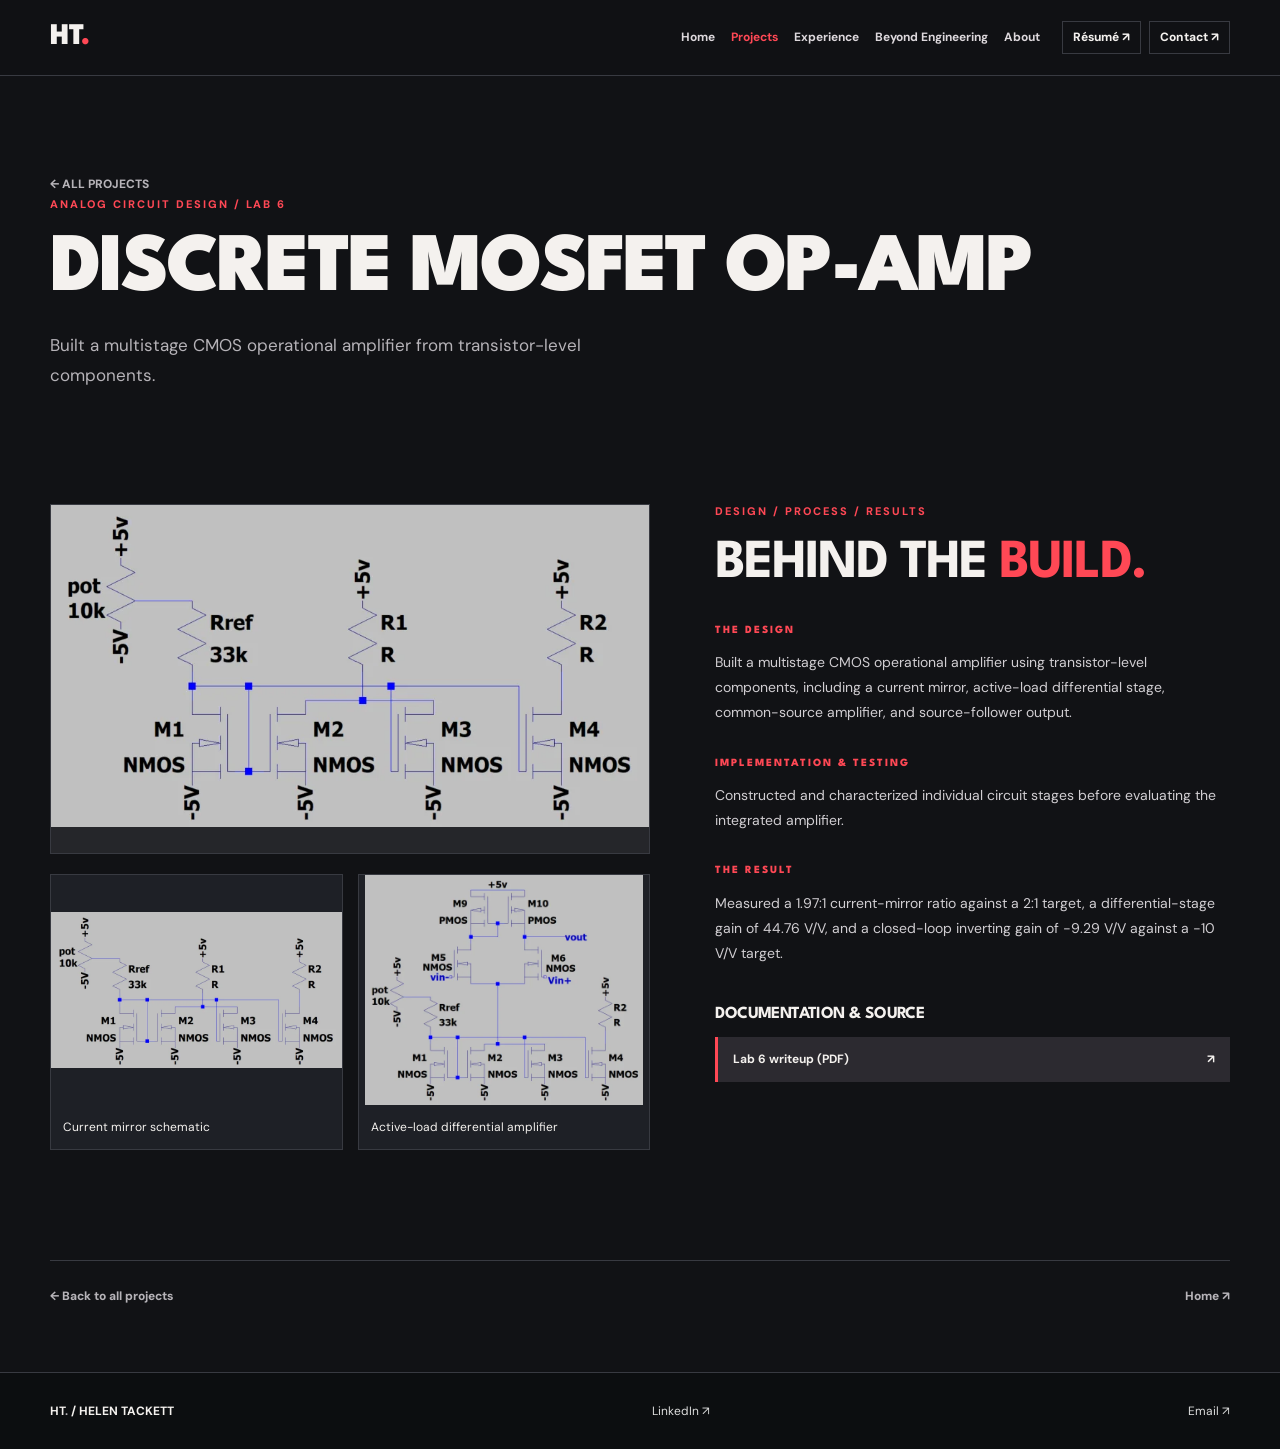
<file: projects/mosfet.html>
<!doctype html><html lang="en"><head><meta charset="utf-8"><meta name="viewport" content="width=device-width,initial-scale=1"><meta name="theme-color" content="#111215"><meta name="description" content="Engineering, music, and hands-on builds by Helen Tackett."><title>Discrete MOSFET op-amp · Helen Tackett</title><link rel="icon" href="/assets/favicon.svg?v=20261123"><link rel="stylesheet" href="../site-v9.css"><script defer src="../site-v9.js"></script></head><body><a class="skip" href="#main">Skip to content</a><header class="site-header"><div class="wrap nav-row"><a class="logo" href="../index.html">HT<span>.</span></a><button class="mobile-menu" type="button" aria-expanded="false" aria-controls="main-nav">Menu <span>☰</span></button><nav id="main-nav" aria-label="Main navigation"><a href="../index.html" >Home</a><a href="../projects.html" >Engineering</a><a href="../experience.html" >Experience</a><a href="../music.html" >Music</a><a href="../metal-earth.html" >Metal Earth</a><a href="../about.html" >About</a></nav><a class="nav-contact" href="../assets/docs/helen-tackett-resume.pdf">Résumé ↗</a></div></header><main id="main"><section class="wrap section-pad case-intro"><a class="back-link" href="../projects.html">← ALL PROJECTS</a><p class="kicker">ANALOG CIRCUIT DESIGN / LAB 6</p><h1>DISCRETE MOSFET OP-AMP</h1><p class="lede">Built a multistage CMOS operational amplifier from transistor-level components.</p></section><section class="wrap case-layout"><div><figure class="case-cover"><img src="../assets/mosfet-figure-1.webp" alt="Discrete MOSFET op-amp" loading="lazy" ></figure><div class="figure-grid"><figure class="detail-figure"><img src="../assets/mosfet-figure-1.webp" alt="Current mirror schematic" loading="lazy" data-zoom="1"><figcaption>Current mirror schematic</figcaption></figure><figure class="detail-figure"><img src="../assets/mosfet-figure-2.webp" alt="Active-load differential amplifier" loading="lazy" data-zoom="1"><figcaption>Active-load differential amplifier</figcaption></figure></div></div><aside class="case-aside"><p class="kicker">DESIGN / PROCESS / RESULTS</p><h2>BEHIND THE <span>BUILD.</span></h2>
<div class="build-story" style="margin:32px 0 0">
  <section class="build-story-section" style="margin:0 0 30px">
    <h3 class="kicker" style="font-size:11px;line-height:1.4;margin:0 0 12px">THE DESIGN</h3>
    <p style="font-size:14px;line-height:1.8;color:#d1ced2;margin:0">Built a multistage CMOS operational amplifier using transistor-level components, including a current mirror, active-load differential stage, common-source amplifier, and source-follower output.</p>
  </section>
  <section class="build-story-section" style="margin:0 0 30px">
    <h3 class="kicker" style="font-size:11px;line-height:1.4;margin:0 0 12px">IMPLEMENTATION &amp; TESTING</h3>
    <p style="font-size:14px;line-height:1.8;color:#d1ced2;margin:0">Constructed and characterized individual circuit stages before evaluating the integrated amplifier.</p>
  </section>
  <section class="build-story-section" style="margin:0 0 30px">
    <h3 class="kicker" style="font-size:11px;line-height:1.4;margin:0 0 12px">THE RESULT</h3>
    <p style="font-size:14px;line-height:1.8;color:#d1ced2;margin:0">Measured a 1.97:1 current-mirror ratio against a 2:1 target, a differential-stage gain of 44.76 V/V, and a closed-loop inverting gain of −9.29 V/V against a −10 V/V target.</p>
  </section>
</div><h3 class="resources-title">DOCUMENTATION & SOURCE</h3><div class="resources"><a class="resource" target="_blank" rel="noopener" href="../assets/docs/mosfet-amplifier-lab6.pdf">Lab 6 writeup (PDF) <span>↗</span></a></div></aside></section><div class="wrap bottom-nav"><a href="../projects.html">← Back to all projects</a><a href="../index.html">Home ↗</a></div></main><footer class="footer"><div class="wrap footer-grid"><strong>HT<span class="red">.</span> / HELEN TACKETT</strong><span>Engineer by practice. Builder since childhood.</span><a href="https://www.linkedin.com/in/helen-tackett" target="_blank" rel="noopener">LinkedIn ↗</a><a href="mailto:hftackett@gmail.com">Email ↗</a></div></footer><dialog class="lightbox" aria-label="Enlarged photograph"><button type="button" class="lightbox-close" aria-label="Close enlarged image">✕</button><img alt=""><p></p></dialog></body></html>
</file>
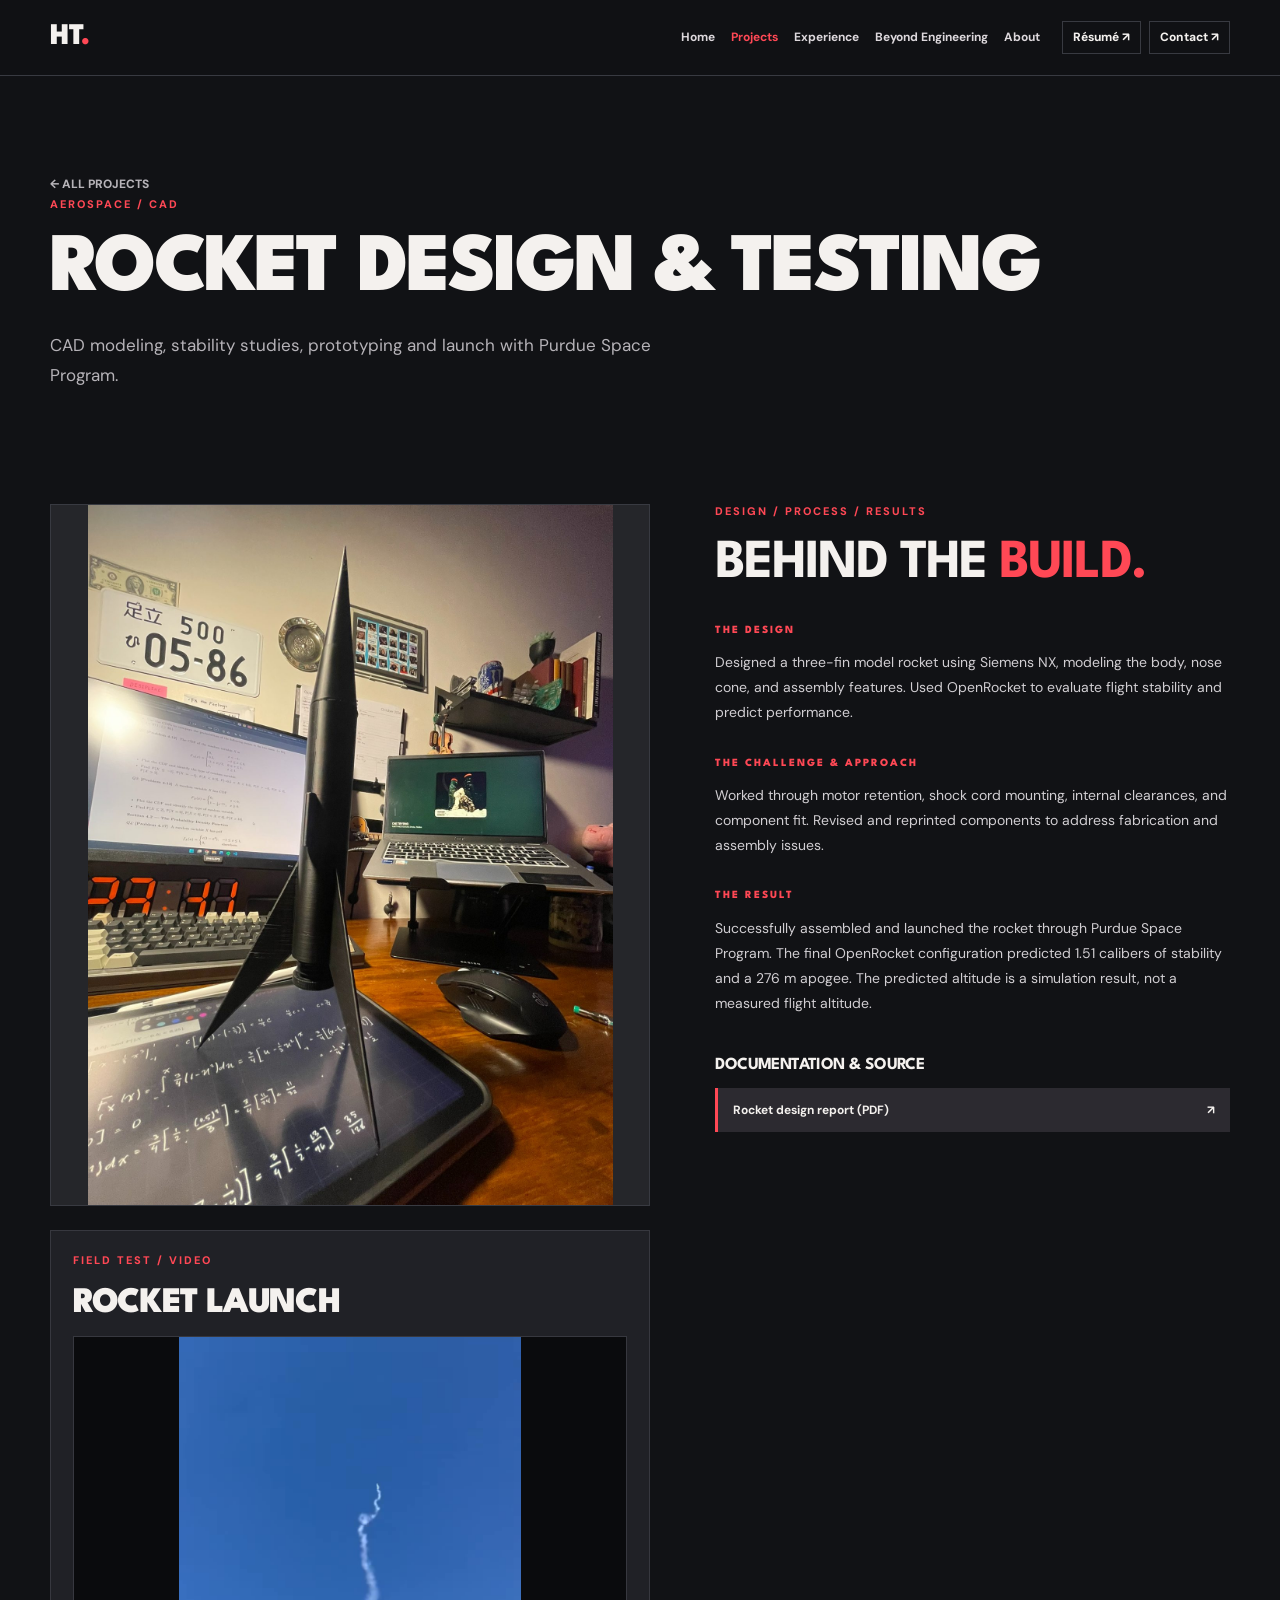
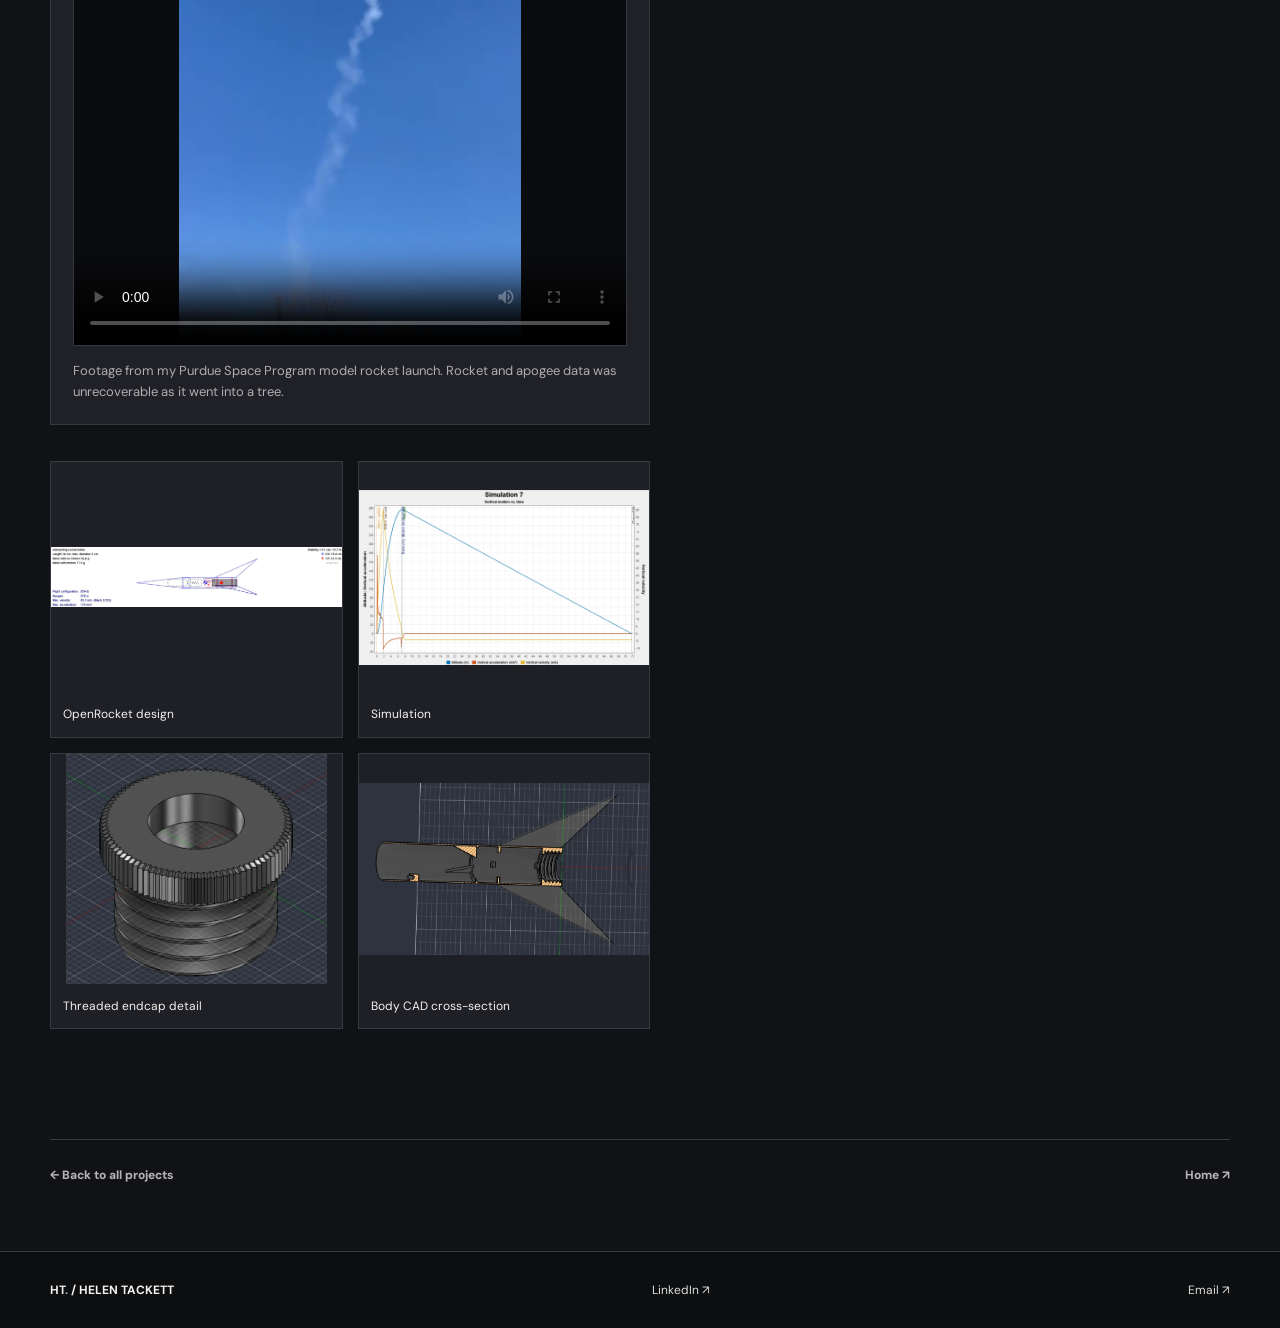
<file: projects/rocket.html>
<!DOCTYPE html>
<html lang="en"><head><meta charset="utf-8"/><meta content="width=device-width,initial-scale=1" name="viewport"/><meta content="#111215" name="theme-color"/><meta content="Engineering, music, and hands-on builds by Helen Tackett." name="description"/><title>Rocket design &amp; testing · Helen Tackett</title><link href="/assets/favicon.svg?v=20261123" rel="icon"/><link href="../site-v9.css" rel="stylesheet"/><script defer="" src="../site-v9.js"></script></head><body><a class="skip" href="#main">Skip to content</a><header class="site-header"><div class="wrap nav-row"><a class="logo" href="../index.html">HT<span>.</span></a><button aria-controls="main-nav" aria-expanded="false" class="mobile-menu" type="button">Menu <span>☰</span></button><nav aria-label="Main navigation" id="main-nav"><a href="../index.html">Home</a><a href="../projects.html">Engineering</a><a href="../experience.html">Experience</a><a href="../music.html">Music</a><a href="../metal-earth.html">Metal Earth</a><a href="../about.html">About</a></nav><a class="nav-contact" href="../assets/docs/helen-tackett-resume.pdf">Résumé ↗</a></div></header><main id="main"><section class="wrap section-pad case-intro"><a class="back-link" href="../projects.html">← ALL PROJECTS</a><p class="kicker">AEROSPACE / CAD</p><h1>ROCKET DESIGN &amp; TESTING</h1><p class="lede">CAD modeling, stability studies, prototyping and launch with Purdue Space Program.</p></section><section class="wrap case-layout"><div><figure class="case-cover"><img alt="Rocket design &amp; testing" loading="lazy" src="../assets/rocket.jpg"/></figure><section aria-labelledby="launch-video-title" style="margin:24px 0 36px;background:#202126;border:1px solid #37383f;padding:22px"><p class="kicker">FIELD TEST / VIDEO</p><h2 id="launch-video-title" style="color:#f4f1ee;font-weight:900;font-size:clamp(24px,4vw,36px);margin:10px 0 14px">ROCKET LAUNCH</h2><video controls="" playsinline="" poster="../assets/rocket-launch-poster.jpg" preload="metadata" style="display:block;width:100%;max-height:610px;aspect-ratio:9/16;object-fit:contain;background:#0a0b0d;border:1px solid #37383f"><source src="../assets/rocket-launch.mp4" type="video/mp4"/>Your browser does not support HTML5 video.</video><p style="color:#b0adb0;font-size:13px;line-height:1.65;margin:14px 0 0">Footage from my Purdue Space Program model rocket launch. Rocket and apogee data was unrecoverable as it went into a tree.</p></section><div class="figure-grid"><figure class="detail-figure"><img alt="OpenRocket design" data-zoom="1" loading="lazy" src="../assets/psp-figure-1.webp"/><figcaption>OpenRocket design</figcaption></figure><figure class="detail-figure"><img alt="Simulation" data-zoom="1" loading="lazy" src="../assets/psp-figure-2.webp"/><figcaption>Simulation</figcaption></figure><figure class="detail-figure"><img alt="Threaded endcap detail" data-zoom="1" loading="lazy" src="../assets/psp-figure-3.webp"/><figcaption>Threaded endcap detail</figcaption></figure><figure class="detail-figure"><img alt="Body CAD cross-section" data-zoom="1" loading="lazy" src="../assets/psp-figure-4.webp"/><figcaption>Body CAD cross-section</figcaption></figure></div></div><aside class="case-aside"><p class="kicker">DESIGN / PROCESS / RESULTS</p><h2>BEHIND THE <span>BUILD.</span></h2>
<div class="build-story" style="margin:32px 0 0">
  <section class="build-story-section" style="margin:0 0 30px">
    <h3 class="kicker" style="font-size:11px;line-height:1.4;margin:0 0 12px">THE DESIGN</h3>
    <p style="font-size:14px;line-height:1.8;color:#d1ced2;margin:0">Designed a three-fin model rocket using Siemens NX, modeling the body, nose cone, and assembly features. Used OpenRocket to evaluate flight stability and predict performance.</p>
  </section>
  <section class="build-story-section" style="margin:0 0 30px">
    <h3 class="kicker" style="font-size:11px;line-height:1.4;margin:0 0 12px">THE CHALLENGE &amp; APPROACH</h3>
    <p style="font-size:14px;line-height:1.8;color:#d1ced2;margin:0">Worked through motor retention, shock cord mounting, internal clearances, and component fit. Revised and reprinted components to address fabrication and assembly issues.</p>
  </section>
  <section class="build-story-section" style="margin:0 0 30px">
    <h3 class="kicker" style="font-size:11px;line-height:1.4;margin:0 0 12px">THE RESULT</h3>
    <p style="font-size:14px;line-height:1.8;color:#d1ced2;margin:0">Successfully assembled and launched the rocket through Purdue Space Program. The final OpenRocket configuration predicted 1.51 calibers of stability and a 276 m apogee. The predicted altitude is a simulation result, not a measured flight altitude.</p>
  </section>
</div><h3 class="resources-title">DOCUMENTATION &amp; SOURCE</h3><div class="resources"><a class="resource" href="../assets/docs/rocket-design-report.pdf" rel="noopener" target="_blank">Rocket design report (PDF) <span>↗</span></a></div></aside></section><div class="wrap bottom-nav"><a href="../projects.html">← Back to all projects</a><a href="../index.html">Home ↗</a></div></main><footer class="footer"><div class="wrap footer-grid"><strong>HT<span class="red">.</span> / HELEN TACKETT</strong><span>Engineer by practice. Builder since childhood.</span><a href="https://www.linkedin.com/in/helen-tackett" rel="noopener" target="_blank">LinkedIn ↗</a><a href="mailto:hftackett@gmail.com">Email ↗</a></div></footer><dialog aria-label="Enlarged photograph" class="lightbox"><button aria-label="Close enlarged image" class="lightbox-close" type="button">✕</button><img alt=""/><p></p></dialog></body></html>
</file>
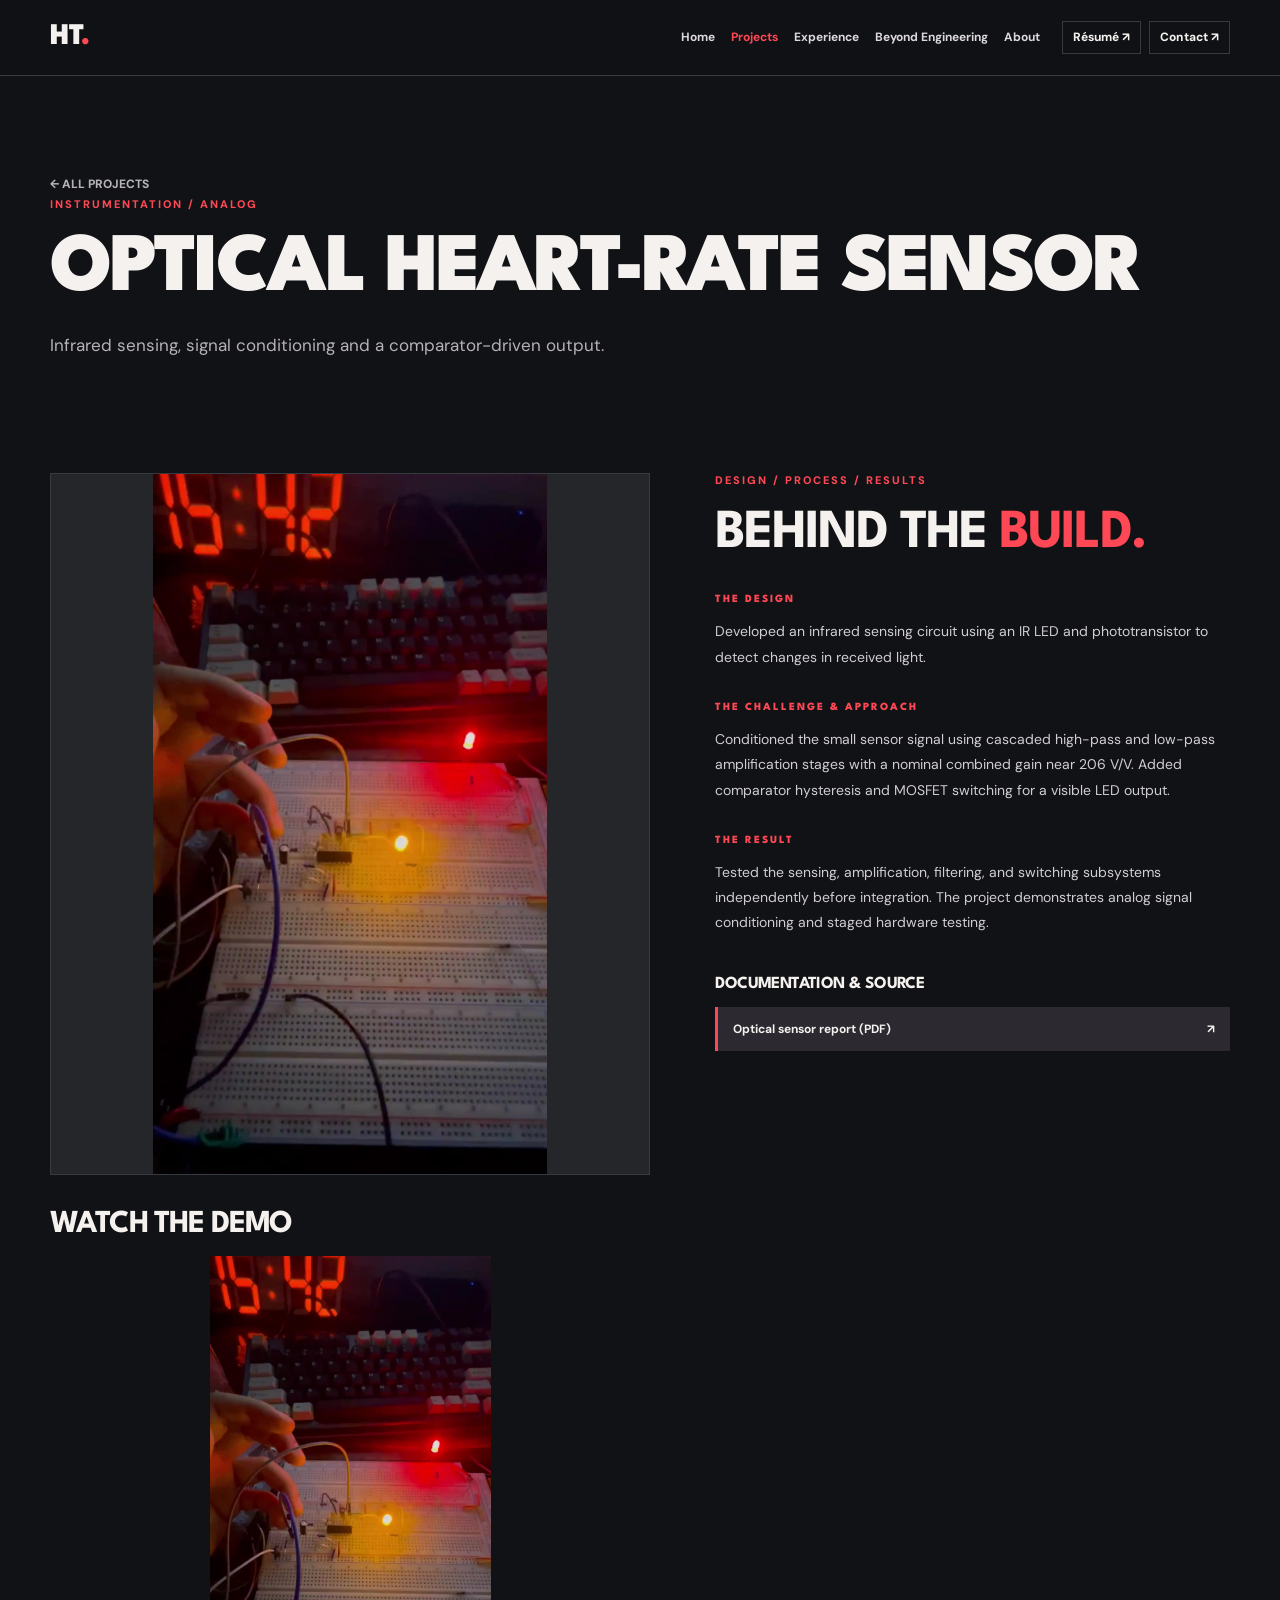
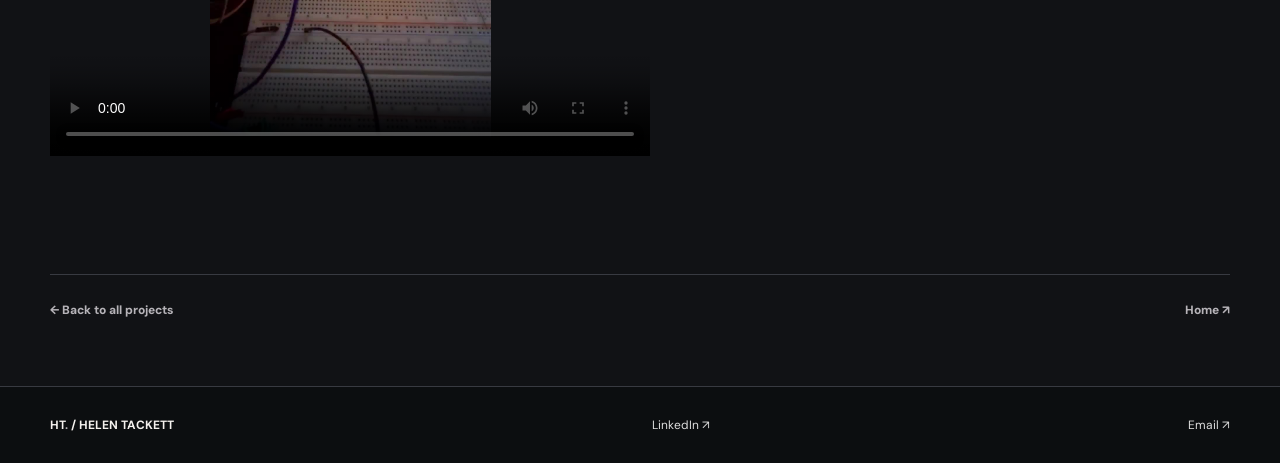
<file: projects/sensor.html>
<!doctype html><html lang="en"><head><meta charset="utf-8"><meta name="viewport" content="width=device-width,initial-scale=1"><meta name="theme-color" content="#111215"><meta name="description" content="Engineering, music, and hands-on builds by Helen Tackett."><title>Optical heart-rate sensor · Helen Tackett</title><link rel="icon" href="/assets/favicon.svg?v=20261123"><link rel="stylesheet" href="../site-v9.css"><script defer src="../site-v9.js"></script></head><body><a class="skip" href="#main">Skip to content</a><header class="site-header"><div class="wrap nav-row"><a class="logo" href="../index.html">HT<span>.</span></a><button class="mobile-menu" type="button" aria-expanded="false" aria-controls="main-nav">Menu <span>☰</span></button><nav id="main-nav" aria-label="Main navigation"><a href="../index.html" >Home</a><a href="../projects.html" >Engineering</a><a href="../experience.html" >Experience</a><a href="../music.html" >Music</a><a href="../metal-earth.html" >Metal Earth</a><a href="../about.html" >About</a></nav><a class="nav-contact" href="../assets/docs/helen-tackett-resume.pdf">Résumé ↗</a></div></header><main id="main"><section class="wrap section-pad case-intro"><a class="back-link" href="../projects.html">← ALL PROJECTS</a><p class="kicker">INSTRUMENTATION / ANALOG</p><h1>OPTICAL HEART-RATE SENSOR</h1><p class="lede">Infrared sensing, signal conditioning and a comparator-driven output.</p></section><section class="wrap case-layout"><div><figure class="case-cover"><img src="../assets/pulse-sensor-demo.jpg" alt="Optical heart-rate sensor" loading="lazy" ></figure><div class="case-video"><h2>WATCH THE DEMO</h2><video controls playsinline preload="metadata" poster="../assets/pulse-sensor-demo.jpg"><source src="../assets/pulse-sensor-demo.mp4" type="video/mp4"></video></div></div><aside class="case-aside"><p class="kicker">DESIGN / PROCESS / RESULTS</p><h2>BEHIND THE <span>BUILD.</span></h2>
<div class="build-story" style="margin:32px 0 0">
  <section class="build-story-section" style="margin:0 0 30px">
    <h3 class="kicker" style="font-size:11px;line-height:1.4;margin:0 0 12px">THE DESIGN</h3>
    <p style="font-size:14px;line-height:1.8;color:#d1ced2;margin:0">Developed an infrared sensing circuit using an IR LED and phototransistor to detect changes in received light.</p>
  </section>
  <section class="build-story-section" style="margin:0 0 30px">
    <h3 class="kicker" style="font-size:11px;line-height:1.4;margin:0 0 12px">THE CHALLENGE &amp; APPROACH</h3>
    <p style="font-size:14px;line-height:1.8;color:#d1ced2;margin:0">Conditioned the small sensor signal using cascaded high-pass and low-pass amplification stages with a nominal combined gain near 206 V/V. Added comparator hysteresis and MOSFET switching for a visible LED output.</p>
  </section>
  <section class="build-story-section" style="margin:0 0 30px">
    <h3 class="kicker" style="font-size:11px;line-height:1.4;margin:0 0 12px">THE RESULT</h3>
    <p style="font-size:14px;line-height:1.8;color:#d1ced2;margin:0">Tested the sensing, amplification, filtering, and switching subsystems independently before integration. The project demonstrates analog signal conditioning and staged hardware testing.</p>
  </section>
</div><h3 class="resources-title">DOCUMENTATION & SOURCE</h3><div class="resources"><a class="resource" target="_blank" rel="noopener" href="../assets/docs/optical-heart-rate-report.pdf">Optical sensor report (PDF) <span>↗</span></a></div></aside></section><div class="wrap bottom-nav"><a href="../projects.html">← Back to all projects</a><a href="../index.html">Home ↗</a></div></main><footer class="footer"><div class="wrap footer-grid"><strong>HT<span class="red">.</span> / HELEN TACKETT</strong><span>Engineer by practice. Builder since childhood.</span><a href="https://www.linkedin.com/in/helen-tackett" target="_blank" rel="noopener">LinkedIn ↗</a><a href="mailto:hftackett@gmail.com">Email ↗</a></div></footer><dialog class="lightbox" aria-label="Enlarged photograph"><button type="button" class="lightbox-close" aria-label="Close enlarged image">✕</button><img alt=""><p></p></dialog></body></html>
</file>
<file: site-v9.css>
@import url('https://fonts.googleapis.com/css2?family=DM+Sans:wght@400;500;600;700;800&family=League+Spartan:wght@600;700;800;900&display=swap');
:root{--bg:#111215;--panel:#1e2026;--panel2:#17191d;--ink:#f4f1ee;--muted:#b6b3b8;--line:#383a41;--red:#ff4855;--head:'League Spartan',Impact,'Arial Black',sans-serif;--body:'DM Sans',Arial,sans-serif;color-scheme:dark}
*{box-sizing:border-box}html{scroll-behavior:smooth;scroll-padding-top:88px}body{background:var(--bg);color:var(--ink);font:400 15px/1.7 var(--body);margin:0}button,a{font:inherit}a{color:inherit}a:focus-visible,button:focus-visible,img[data-zoom]:focus-visible{outline:2px solid var(--red);outline-offset:4px}img{max-width:100%;display:block}.wrap{width:min(1180px,calc(100% - 64px));margin:auto}.skip{position:absolute;top:-100px;left:16px;padding:12px;background:var(--red);color:#111;z-index:90}.skip:focus{top:12px}.site-header{background:#111215ed;backdrop-filter:blur(12px);border-bottom:1px solid var(--line);position:sticky;top:0;z-index:50}.nav-row{height:75px;display:flex;align-items:center;gap:32px}.logo{font:900 30px/.9 var(--head);text-decoration:none;letter-spacing:-.05em}.logo span,.red,h1 span,h2 span,.hero-lede span{color:var(--red)}nav{display:flex;gap:24px;margin-left:auto;align-items:center}nav a{font-size:12px;font-weight:700;text-decoration:none;color:#ddd8dc}nav a:hover,nav a[aria-current]{color:var(--red)}.nav-contact{font-size:12px;font-weight:800;text-decoration:none;border:1px solid var(--line);padding:8px 13px}.mobile-menu{display:none}.section-pad{padding-top:95px;padding-bottom:95px}.section-toned{background:#181a1f}.kicker,.eyebrow{color:var(--red);font-size:11px;font-weight:800;letter-spacing:.18em;line-height:1.3}.kicker{margin:0 0 20px}h1,h2,h3{font-family:var(--head);line-height:.95;letter-spacing:-.035em;margin:0;text-transform:uppercase}h1{font-size:clamp(76px,9vw,145px);font-weight:900}h2{font-size:clamp(47px,5vw,75px)}h3{font-size:26px}p{margin:0 0 18px}.lede{font-size:17px;line-height:1.8;color:var(--muted);max-width:640px}.hero{min-height:690px;display:grid;grid-template-columns:1.05fr .83fr;align-items:center;gap:60px;padding-top:75px;padding-bottom:75px}.hero h1{margin:25px 0 24px}.hero-lede{font:800 26px/1.11 var(--head);max-width:540px}.hero-photo{aspect-ratio:4/5;max-height:640px;overflow:hidden;border:1px solid var(--line);background:#25272c}.hero-photo img{width:100%;height:100%;object-fit:cover}.hero-micro{color:#8f9098;font-size:11px;letter-spacing:.12em;margin-top:50px}.actions{display:flex;flex-wrap:wrap;gap:12px;margin-top:28px}.btn{display:inline-flex;gap:20px;align-items:center;justify-content:space-between;text-decoration:none;font-weight:800;font-size:12px;padding:14px 19px;text-transform:uppercase;letter-spacing:.04em;transition:transform .2s}.btn:hover{transform:translateY(-3px)}.btn-red{background:var(--red);color:#111}.btn-outline{border:1px solid var(--red);color:var(--ink)}.split-heading{display:flex;align-items:end;justify-content:space-between;gap:40px;margin-bottom:40px}.split-heading p{max-width:390px;color:var(--muted)}.card-grid{display:grid;grid-template-columns:repeat(3,minmax(0,1fr));gap:20px}.project-card{text-decoration:none;border:1px solid var(--line);background:var(--panel);display:flex;flex-direction:column;min-width:0;transition:transform .2s,border-color .2s}.project-card:hover{transform:translateY(-4px);border-color:var(--red)}.card-media{position:relative;height:225px;background:#2b2d32;overflow:hidden}.card-media img{width:100%;height:100%;object-fit:cover}.project-card[href*="equalizer"] img{object-fit:contain;background:#c1c1c1}.card-index{position:absolute;bottom:0;left:0;background:var(--red);color:#141414;font-weight:800;font-size:9px;letter-spacing:.12em;padding:9px 12px}.card-copy{padding:25px;flex:1}.card-copy h3{font-size:28px;margin:10px 0}.card-copy p{font-size:13px;color:var(--muted);margin:0}.abstract-circuit{height:100%;display:grid;place-content:center;text-align:center;font:900 46px/.95 var(--head);letter-spacing:.1em;color:#ff4855;background:repeating-linear-gradient(45deg,#29292f,#29292f 12px,#24242a 12px,#24242a 24px)}.section-cta{margin-top:30px}.section-grid{display:grid;grid-template-columns:.8fr 1.2fr;gap:65px;align-items:center}.mini-tiles{display:grid;grid-template-columns:1fr 1fr;gap:15px}.mini-tiles a{background:var(--panel);text-decoration:none;border:1px solid var(--line)}.mini-tiles img{width:100%;height:260px;object-fit:cover}.mini-tiles strong{font-size:12px;padding:14px;display:block}.red-band{background:var(--red);color:#111}.red-band h2{font-size:clamp(60px,7vw,110px)}.red-band-inner{display:grid;grid-template-columns:1fr 1fr;align-items:center;gap:70px;padding:75px 0}.red-band .btn-outline{border-color:#111;color:#111}.red-band p{font-size:19px;font-weight:600}.footer{border-top:1px solid var(--line);background:#0c0e10;padding:28px 0}.footer-grid{display:flex;justify-content:space-between;gap:20px;flex-wrap:wrap;align-items:center;font-size:12px}.footer-grid a{text-decoration:none;color:#ddd}.footer-grid span{color:var(--muted)}.page-intro{padding-bottom:55px}.page-intro h1{margin:15px 0 20px}.two-col{display:grid;grid-template-columns:1fr 1fr;gap:75px}.experience-item{padding:24px 0;border-bottom:1px solid var(--line)}.experience-item span{font-size:11px;color:var(--red);font-weight:800}.experience-item h3{margin:12px 0}.experience-item p{color:var(--muted)}.edu{border:1px solid var(--line);padding:35px;align-self:start;background:var(--panel)}.edu-item{border-bottom:1px solid var(--line);padding:25px 0}.edu-item strong{font-size:14px}.edu-item p{margin:8px 0 2px}.edu-item span{color:var(--muted);font-size:12px}.gallery{display:grid;gap:18px;margin-top:32px}.gallery.four{grid-template-columns:repeat(4,minmax(0,1fr))}.gallery.two{grid-template-columns:repeat(2,minmax(0,1fr))}.gallery figure{margin:0;border:1px solid var(--line);background:var(--panel)}.gallery img{width:100%;height:250px;object-fit:cover}.gallery.four img{height:200px}.gallery figcaption{padding:14px;font-size:13px}.wide-photo{width:100%;height:520px;object-fit:cover}.about-portrait{width:100%;max-height:660px;object-fit:cover}.case-intro h1{font-size:clamp(48px,6.5vw,100px);margin:20px 0}.back-link,.bottom-nav a{font-size:12px;text-decoration:none;color:var(--muted);font-weight:800}.case-layout{display:grid;grid-template-columns:1.05fr .9fr;gap:65px;padding-bottom:110px}.case-cover{margin:0;border:1px solid var(--line);background:#25262a;overflow:hidden;min-height:350px}.case-cover img{width:100%;max-height:700px;object-fit:contain}.case-aside h2{font-size:55px}.fact-list{padding-left:23px;margin:32px 0}.fact-list li{margin:0 0 20px;color:#d1ced2;padding-left:6px}.resources-title{font-size:17px;margin:40px 0 15px}.resources{display:flex;flex-direction:column;gap:8px}.resource{display:flex;justify-content:space-between;gap:12px;text-decoration:none;padding:12px 15px;background:#2c2a30;font-size:12px;font-weight:700;border-left:3px solid var(--red)}.resource:hover{background:#433139}.figure-grid{display:grid;grid-template-columns:1fr 1fr;gap:15px;margin-top:20px}.detail-figure{margin:0;background:var(--panel);border:1px solid var(--line)}.detail-figure img{width:100%;height:230px;object-fit:contain}.detail-figure figcaption{font-size:12px;padding:12px}.case-video{margin-top:35px}.case-video h2{font-size:32px;margin-bottom:15px}.case-video video{width:100%;max-height:500px}.bottom-nav{display:flex;justify-content:space-between;border-top:1px solid var(--line);padding:25px 0 65px}.metal-note{color:#a7a7ac;font-size:12px;max-width:700px;border-left:3px solid var(--red);padding-left:16px;margin-top:34px}.metal-grid{display:grid;grid-template-columns:repeat(3,minmax(0,1fr));gap:20px}.metal-card{margin:0;background:var(--panel);border:1px solid var(--line);overflow:hidden}.metal-card.favorite{border-color:var(--red)}.metal-card img{width:100%;height:330px;object-fit:cover;object-position:center}.metal-card figcaption{display:flex;flex-direction:column;gap:7px;padding:17px}.metal-card strong{font:800 23px/.98 var(--head);text-transform:uppercase}.metal-card small{color:var(--red);font-size:10px;font-weight:800;letter-spacing:.05em}.metal-card figcaption a,.metal-card figcaption span{font-size:11px;color:var(--muted);text-decoration:none}.favorite-section{display:grid;grid-template-columns:.8fr 1.2fr;gap:55px;align-items:center}.fav-pair{display:grid;grid-template-columns:1fr 1fr;gap:12px}.fav-pair img{height:440px;width:100%;object-fit:cover}.text-link{color:var(--red);font-weight:700;text-decoration:none}.lightbox{padding:22px;border:1px solid var(--line);background:#18191d;color:white;max-width:min(90vw,1300px);max-height:94vh}.lightbox::backdrop{background:#000c}.lightbox img{max-height:78vh;max-width:85vw;object-fit:contain}.lightbox p{font-size:12px;margin:12px 0 0}.lightbox-close{position:absolute;right:2px;top:2px;background:var(--red);color:#111;border:0;padding:4px 12px;cursor:pointer}img[data-zoom]{cursor:zoom-in}
@media(max-width:1000px){.card-grid,.metal-grid{grid-template-columns:repeat(2,minmax(0,1fr))}.hero{gap:30px}.gallery.four{grid-template-columns:repeat(2,1fr)}nav{gap:12px}}
@media(max-width:760px){.wrap{width:calc(100% - 38px)}.nav-row{height:67px}.mobile-menu{display:block;margin-left:auto;color:#fff;background:none;border:1px solid var(--line);padding:7px 11px;font-size:12px}.nav-contact{display:none}nav{display:none;position:absolute;top:67px;left:0;right:0;background:#1a1b21;padding:25px;flex-direction:column;align-items:flex-start;gap:18px;border-bottom:1px solid var(--line)}nav.is-open{display:flex}.hero,.two-col,.section-grid,.red-band-inner,.case-layout,.favorite-section{grid-template-columns:1fr}.hero{padding-top:55px}.hero-photo{max-height:530px}.section-pad{padding-top:70px;padding-bottom:70px}.split-heading{display:block}.split-heading p{margin-top:20px}.hero h1{font-size:clamp(75px,15vw,120px)}h1{font-size:clamp(62px,13vw,100px)}.case-intro h1{font-size:clamp(48px,10vw,75px)}.case-layout{gap:35px}.gallery img{height:210px}.mini-tiles img{height:220px}}
@media(max-width:540px){.card-grid,.metal-grid,.gallery.two,.gallery.four,.mini-tiles,.figure-grid{grid-template-columns:1fr}.hero-lede{font-size:24px}.metal-card img{height:360px}.fav-pair img{height:300px}.fav-pair{grid-template-columns:1fr 1fr}.page-intro h1{font-size:clamp(50px,12vw,78px)}}
@media(prefers-reduced-motion:reduce){*,*:before,*:after{scroll-behavior:auto!important;transition:none!important}}

/* Version 10: representative FPGA image and caption */
.card-media .image-credit {position:absolute;right:9px;top:9px;background:rgba(14,15,19,.86);color:#ddd;font:700 9px/1.3 var(--body);letter-spacing:.06em;padding:6px 8px;}
.illustrative-note {color:#a9a4ab;font-size:11px;margin-top:8px;}

/* Hide the old footer tagline throughout the portfolio. */
.footer-grid > span { display: none; }
</file>
<file: style.css>
@import url('https://fonts.googleapis.com/css2?family=DM+Sans:wght@400;500;600;700;800&family=League+Spartan:wght@600;700;800;900&display=swap');
:root{--bg:#fbfaf6;--surface:#f0f0e9;--surface-2:#e8ece5;--ink:#202824;--muted:#667169;--line:#d7ddd4;--green:#365e51;--accent:#bc725c;--serif:'DM Serif Display',Georgia,serif;--sans:'DM Sans',Arial,sans-serif}*{box-sizing:border-box}html{scroll-behavior:smooth;scroll-padding-top:90px}body{margin:0;background:var(--bg);color:var(--ink);font-family:var(--sans);-webkit-font-smoothing:antialiased}button,a{font:inherit}a{color:inherit}button{cursor:pointer}a:focus-visible,button:focus-visible{outline:3px solid var(--accent);outline-offset:4px}.container{width:min(1140px,calc(100% - 72px));margin:0 auto}.skip-link{position:absolute;top:-80px;left:12px;background:var(--ink);color:white;padding:12px;z-index:100}.skip-link:focus{top:12px}.site-header{position:sticky;top:0;z-index:20;background:rgba(251,250,246,.94);backdrop-filter:blur(14px);border-bottom:1px solid var(--line)}.header-inner{height:76px;display:flex;align-items:center;gap:32px}.wordmark{text-decoration:none;font-weight:700;letter-spacing:-.08em;font-size:28px}.wordmark-dot{color:var(--accent)}.nav{display:flex;gap:29px;margin-left:auto}.nav a{font-size:13px;font-weight:600;text-decoration:none;color:#4e5b52;transition:color .2s}.nav a:hover,.header-contact:hover,.text-link:hover{color:var(--accent)}.header-contact{font-size:13px;text-decoration:none;font-weight:700;white-space:nowrap;margin-left:25px}.header-contact span{padding-left:5px}.menu-toggle{display:none}.section{padding-top:116px;padding-bottom:116px}.hero{display:grid;grid-template-columns:1.08fr .92fr;gap:67px;min-height:740px;align-items:center;padding-top:64px;padding-bottom:80px}.eyebrow,.section-kicker,.minor-heading{font-size:11px;letter-spacing:.19em;font-weight:700;color:var(--green)}.eyebrow{display:flex;align-items:center;gap:12px}.status-pip{width:8px;height:8px;border-radius:50%;background:var(--accent)}h1,h2,h3,p{margin-top:0}h1,h2{letter-spacing:-.055em}h1{font-family:var(--serif);font-size:clamp(76px,9.2vw,140px);line-height:.93;font-weight:400;margin:35px 0 32px}h1 em,h2 em{font-weight:400;color:var(--green)}.hero-statement{font-family:var(--serif);font-size:clamp(25px,2.8vw,37px);line-height:1.2;letter-spacing:-.025em;margin-bottom:23px}.hero-description{font-size:15px;color:#59675e;line-height:1.85;max-width:480px}.hero-actions{display:flex;align-items:center;gap:28px;margin-top:31px}.button{text-decoration:none;display:inline-flex;align-items:center;justify-content:center;gap:27px;padding:17px 23px;font-size:12px;font-weight:700;border:1px solid var(--green);transition:transform .2s,background .2s}.button:hover{transform:translateY(-2px)}.button-primary{background:var(--green);color:white}.button-primary:hover{background:#254538}.button-outline{background:transparent;color:var(--green)}.text-link{font-size:12px;text-decoration:none;font-weight:700;border-bottom:1px solid var(--green);padding-bottom:5px}.text-link span{padding-left:5px}.hero-meta{display:flex;flex-wrap:wrap;gap:22px;margin-top:60px;color:#788179;font-size:11px}.hero-art{position:relative;background:#f0f1e9;overflow:hidden;aspect-ratio:540/620;border:1px solid #dce1d7}.hero-art svg{width:100%;height:100%}.art-label{position:absolute;font-size:10px;letter-spacing:.1em;color:#5c6d61;font-weight:700}.art-label-top{top:24px;left:26px;right:26px;display:flex;justify-content:space-between}.art-label-bottom{bottom:24px;left:26px;right:26px;display:flex;justify-content:space-between;gap:8px}.section-tinted{background:#f2f3ec}.section-heading{display:flex;align-items:end;justify-content:space-between;gap:55px;margin-bottom:48px}.section-kicker{margin-bottom:18px}h2{font-family:var(--serif);font-size:clamp(42px,5.5vw,74px);font-weight:400;line-height:1.08;margin-bottom:0}.section-summary{max-width:340px;color:var(--muted);line-height:1.75;font-size:14px;margin:0 0 5px}.project-grid{display:grid;grid-template-columns:repeat(2,minmax(0,1fr));gap:24px}.project-card{background:var(--bg);border:1px solid #e1e4dc;transition:transform .25s,box-shadow .25s}.project-card:hover{transform:translateY(-4px);box-shadow:0 18px 35px rgba(37,55,43,.08)}.project-open{border:none;background:none;padding:0;width:100%;height:100%;display:block;text-align:left;color:inherit}.project-visual{height:258px;position:relative;display:flex;align-items:center;justify-content:center;overflow:hidden}.project-visual svg{width:100%;height:100%;max-width:480px}.rocket-visual{background:#e2e9df}.eq-visual{background:#e4e8df}.fpga-visual{background:#dfe8e2}.sensor-visual{background:#e5e9e4}.visual-index{position:absolute;left:22px;bottom:17px;font-size:11px;font-weight:700;letter-spacing:.15em;color:#5c7463}.project-card-content{padding:26px 28px 30px}.project-meta{display:flex;justify-content:space-between;gap:10px;font-size:10px;letter-spacing:.12em;font-weight:700;color:#708074}.project-meta span{letter-spacing:0}.project-card h3{display:flex;justify-content:space-between;gap:10px;font-family:var(--serif);font-size:29px;font-weight:400;letter-spacing:-.025em;margin:14px 0 9px}.project-card h3 span{font:19px var(--sans);color:var(--green)}.project-card p{font-size:13px;line-height:1.75;color:var(--muted);min-height:48px}.tag-row,.skill-list,.music-pills{display:flex;flex-wrap:wrap;gap:7px}.tag-row span,.skill-list span,.music-pills span{font-size:10px;font-weight:600;color:#5f7165;background:#eef0ea;padding:8px 10px}.project-note{font-size:12px;color:#819084;margin-top:24px}.experience-layout{display:grid;grid-template-columns:1.3fr .8fr;gap:90px;margin-top:56px}.minor-heading{margin-bottom:26px}.timeline-item{display:grid;grid-template-columns:18px 1fr;gap:16px;border-left:1px solid var(--line);margin-left:7px;padding-bottom:34px}.timeline-item:last-child{padding-bottom:0;border-color:transparent}.timeline-marker{width:9px;height:9px;background:var(--green);border:3px solid var(--bg);box-sizing:content-box;transform:translateX(-8px);border-radius:50%}.timeline-head{display:flex;justify-content:space-between;gap:16px}.timeline-head h3,.school h3{font-size:17px;margin-bottom:6px;letter-spacing:-.02em}.timeline-head span,.school span{font-size:11px;color:#819084;white-space:nowrap}.timeline-role{font-size:12px;font-weight:700;color:var(--green)!important}.timeline-item p{font-size:13px;line-height:1.75;color:var(--muted);max-width:520px;margin-bottom:0}.education-panel{background:#f1f2eb;padding:32px;align-self:start}.school{display:flex;gap:16px;margin-bottom:31px}.school-initial{background:var(--green);color:white;display:grid;place-items:center;font-family:var(--serif);font-size:23px;width:46px;height:46px;flex:none}.school h3{font-size:15px;margin-top:2px}.school p{font-size:12px;color:var(--muted);margin:3px 0}.edu-rule{border-top:1px solid #d5ddd2;margin:34px 0}.skill-list span{background:#fff;color:#66756b}.about-section{background:#e8eee7}.about-layout{display:grid;grid-template-columns:1fr 1fr;gap:90px}.about-art{margin-top:60px;background:#dce6da;min-height:240px;padding:30px;display:flex;flex-direction:column;align-items:start;justify-content:space-between}.about-art-big{font-family:var(--serif);font-size:clamp(70px,10vw,150px);letter-spacing:-.075em;line-height:1}.about-art-big span{font-style:italic;color:#b8775d}.about-art-small{font-size:10px;font-weight:700;letter-spacing:.13em;line-height:1.8;color:#718477}.about-copy{padding-top:45px}.about-copy p{font-size:14px;color:#56665b;line-height:1.9;margin-bottom:22px}.about-copy .about-lead{font-family:var(--serif);font-size:27px;color:var(--ink);line-height:1.35;margin-bottom:29px}.music-layout{display:grid;grid-template-columns:1fr 1fr;gap:70px;align-items:center}.music-graphic{background:#e9ede6;min-height:340px;position:relative}.music-graphic svg{width:100%;height:auto}.music-graphic span{position:absolute;left:25px;bottom:19px;font-size:10px;letter-spacing:.14em;color:var(--green);font-weight:700}.music-copy h3{font-family:var(--serif);font-weight:400;font-size:33px;line-height:1.2;letter-spacing:-.03em}.music-copy p:not(.minor-heading){font-size:14px;line-height:1.85;color:var(--muted)}.music-pills{margin-top:25px}.resume-section{background:#e2e9df}.resume-layout{display:grid;grid-template-columns:1fr .85fr;gap:75px;align-items:center}.resume-layout>div>p:not(.section-kicker){max-width:530px;font-size:15px;line-height:1.8;color:#627166;margin-top:23px}.resume-actions{display:flex;gap:11px;flex-wrap:wrap;margin-top:29px}.contact-card{background:#f9faf6;padding:35px}.contact-card>span{font-size:10px;letter-spacing:.17em;font-weight:700;color:var(--green)}.contact-card>a{display:block;font-family:var(--serif);font-size:clamp(21px,2.4vw,31px);text-decoration:none;margin:36px 0 9px;overflow-wrap:anywhere}.contact-card>a span{color:var(--accent)}.contact-card p{font-size:12px;color:#7c897d}.contact-card .contact-footnote{margin-top:30px;font-size:11px;line-height:1.6}.footer{padding:29px 0;background:var(--bg)}.footer-inner{display:flex;align-items:center;justify-content:space-between;gap:20px}.footer-inner>span,.footer-inner>a:last-child{font-size:11px;color:#788278;text-decoration:none}.project-dialog{max-width:720px;width:calc(100% - 32px);border:1px solid var(--line);padding:0;background:var(--bg);box-shadow:0 25px 100px rgba(20,34,25,.25);max-height:85vh}.project-dialog::backdrop{background:rgba(15,31,22,.6);backdrop-filter:blur(4px)}.dialog-content{padding:40px;overflow:auto}.dialog-top{display:flex;align-items:center;justify-content:space-between}.dialog-top .section-kicker{margin:0}.dialog-close{border:1px solid var(--line);background:none;width:40px;height:40px}.dialog-content h2{font-size:52px;margin-top:24px}.dialog-intro{font-family:var(--serif);font-size:22px;line-height:1.45;color:var(--green);margin:25px 0}.dialog-content h3{font-size:13px;letter-spacing:.1em;text-transform:uppercase}.dialog-content ul{padding-left:20px;line-height:1.9;font-size:14px;color:#57685c}.dialog-content li{margin-bottom:10px}.dialog-bottom{border-top:1px solid var(--line);padding-top:25px;margin-top:30px}.dialog-bottom .minor-heading{margin-bottom:10px}.dialog-bottom p{color:var(--muted);line-height:1.7;font-size:13px}@media(max-width:900px){.container{width:min(100% - 44px,1140px)}.header-contact{display:none}.nav{gap:18px}.hero{gap:24px;min-height:0}.section{padding-top:82px;padding-bottom:82px}.experience-layout,.about-layout{gap:34px}.resume-layout{gap:26px}.project-visual{height:210px}}@media(max-width:680px){.header-inner{height:68px}.menu-toggle{display:flex;margin-left:auto;border:0;background:none;width:38px;height:38px;flex-direction:column;justify-content:center;gap:6px;padding:6px}.menu-toggle span{height:2px;width:24px;background:var(--ink);display:block}.nav{display:none;position:absolute;top:68px;left:0;right:0;background:var(--bg);border-bottom:1px solid var(--line);padding:23px;flex-direction:column;gap:23px;box-shadow:0 12px 20px rgba(0,0,0,.04)}.nav.is-open{display:flex}.hero{grid-template-columns:1fr;gap:32px;padding-top:68px}.hero h1{font-size:clamp(76px,19vw,112px)}.hero-art{aspect-ratio:1.2}.hero-meta{margin-top:35px}.section-heading{display:block}.section-summary{margin-top:18px}.project-grid,.experience-layout,.about-layout,.music-layout,.resume-layout{grid-template-columns:1fr}.project-visual{height:230px}.experience-layout,.about-layout,.music-layout,.resume-layout{gap:42px}.about-copy{padding-top:0}.about-art{margin-top:34px;min-height:190px}.music-graphic{min-height:0}.contact-card{padding:28px}.footer-inner{flex-wrap:wrap}.dialog-content{padding:25px}.dialog-content h2{font-size:40px}.timeline-head{display:block}.timeline-head span{display:block;margin-bottom:8px}}@media(prefers-reduced-motion:reduce){*,*::before,*::after{scroll-behavior:auto!important;transition:none!important}}

/* Personal media: version 2 */
.hero-photo{aspect-ratio:4/5;background:#eae8e0}.hero-photo img{display:block;width:100%;height:100%;object-fit:cover;object-position:center 43%}
.project-visual>img{display:block;width:100%;height:100%;object-fit:cover}.project-card[data-project="rocket"] .project-visual>img{object-position:center 52%}.project-card[data-project="equalizer"] .project-visual>img{object-position:center 45%}
.project-card[data-project="sensor"] .project-visual>img{object-position:center center}.project-visual:has(img) .visual-index{background:rgba(251,250,246,.92);padding:7px 9px;color:#365e51}
.about-photo{padding:0;min-height:360px;overflow:hidden}.about-photo img{display:block;height:100%;width:100%;object-fit:cover}
.music-photo{min-height:350px;overflow:hidden}.music-photo img{display:block;height:100%;width:100%;object-fit:cover}
.project-demos{margin-top:65px}.demos-intro h3{font-family:var(--serif);font-size:32px;font-weight:400;margin:0 0 8px}.demos-intro>p:last-child{font-size:14px;color:var(--muted)}
.demo-grid,.photo-grid{display:grid;grid-template-columns:repeat(2,minmax(0,1fr));gap:20px}.demo-grid figure,.photo-grid figure{margin:0;background:var(--bg);border:1px solid var(--line);overflow:hidden}.demo-grid video{display:block;width:100%;aspect-ratio:16/10;object-fit:contain;background:#182018}.demo-grid figcaption{display:flex;justify-content:space-between;gap:10px;flex-wrap:wrap;padding:18px 20px;font-size:13px}.demo-grid figcaption span{color:var(--muted);font-size:12px}
.photo-feature{margin-top:68px}.gallery-title{display:flex;justify-content:space-between;gap:20px;align-items:center;margin-bottom:16px}.gallery-title .section-kicker{margin:0}.gallery-title>p:last-child{font-size:13px;color:var(--muted);margin:0}
.photo-grid img{width:100%;height:280px;object-fit:cover;display:block}.photo-grid figcaption{padding:13px 16px;font-size:12px;color:var(--muted)}.rotc-gallery{grid-template-columns:repeat(4,minmax(0,1fr));gap:14px}.rotc-gallery img{height:210px}.music-gallery img{height:300px}
.dialog-media video{display:block;width:100%;max-height:340px;background:#111;margin:8px 0 26px}.dialog-media[hidden]{display:none}
@media(max-width:800px){.rotc-gallery{grid-template-columns:repeat(2,minmax(0,1fr))}.rotc-gallery img{height:240px}}@media(max-width:680px){.demo-grid,.photo-grid{grid-template-columns:1fr}.rotc-gallery{grid-template-columns:repeat(2,minmax(0,1fr))}.rotc-gallery img{height:160px}.photo-grid:not(.rotc-gallery) img{height:230px}.hero-photo{aspect-ratio:1/1}.gallery-title{display:block}.gallery-title>p:last-child{margin-top:10px}}

.documentation-note{border-left:3px solid var(--green);padding:17px 22px;background:#e9eee5;margin:30px 0 0}.documentation-note h3{font:400 25px var(--serif);margin-bottom:8px}.documentation-note p{color:var(--muted);font-size:13px;line-height:1.6;margin:0}.document-links{display:flex;flex-wrap:wrap;gap:10px;margin:18px 0}.document-links a{display:inline-flex;text-decoration:none;font-size:12px;font-weight:700;padding:12px 15px;background:var(--green);color:white}.document-links a:hover{background:#264737}.project-gallery{display:grid;grid-template-columns:repeat(2,minmax(0,1fr));gap:14px}.project-gallery figure{margin:0;background:#f3f3ed;border:1px solid var(--line)}.project-gallery img{width:100%;height:180px;object-fit:contain}.project-gallery figcaption{font-size:11px;color:var(--muted);padding:9px}@media(max-width:620px){.project-gallery{grid-template-columns:1fr}}


/* ═══════════════════════════════════════════════════════════════════════
   V6 / AFTER DARK — charcoal, off-white, electric red, bold geometric type
   ═══════════════════════════════════════════════════════════════════════ */
:root {
  color-scheme:dark;
  --bg:#111215;
  --surface:#1c1e23;
  --surface-2:#24262d;
  --ink:#f4f1ee;
  --muted:#b0adb0;
  --line:#37383f;
  --green:#ff4855;
  --accent:#ff4855;
  --serif:'League Spartan', 'Arial Black', sans-serif;
  --sans:'DM Sans',Arial,sans-serif;
}
body{background:var(--bg);color:var(--ink)}
::selection{background:#ff4855;color:#101114}
.site-header{background:rgba(17,18,21,.93);border-bottom:1px solid var(--line)}
.wordmark{font:900 29px/.9 var(--serif);letter-spacing:-.045em;text-transform:uppercase}
.wordmark-dot{color:var(--accent)}
.nav a,.header-contact{color:#ded9da;font-weight:700}
.nav a:hover,.header-contact:hover,.text-link:hover{color:#ff6972}
.eyebrow,.section-kicker,.minor-heading{color:#ff6972;letter-spacing:.2em;font-weight:800}
.status-pip{background:#ff4855;box-shadow:0 0 0 4px rgba(255,72,85,.12)}
h1,h2,h3{letter-spacing:-.045em}
h1{font:900 clamp(76px,9.1vw,140px)/.81 var(--serif);letter-spacing:-.07em;margin:35px 0 38px;text-transform:uppercase}
h2{font:900 clamp(44px,5.6vw,79px)/.96 var(--serif);letter-spacing:-.055em;text-transform:uppercase}
h1 em,h2 em{font-style:normal;font-weight:900;color:var(--accent)}
.hero{min-height:720px}
.hero-statement{font:800 clamp(26px,2.9vw,39px)/1.12 var(--serif);letter-spacing:-.03em;text-transform:uppercase}
.hero-description,.section-summary,.project-card p,.timeline-item p,.about-copy p,.music-copy p:not(.minor-heading),.resume-layout>div>p:not(.section-kicker){color:var(--muted)}
.hero-meta,.timeline-head span,.school span,.footer-inner>span,.footer-inner>a:last-child{color:#aaa5aa}
.hero-art,.hero-photo{background:#24262b;border:1px solid var(--line)}
.hero-photo img{filter:contrast(1.05) saturate(.85)}
.button{border-radius:2px;border-color:var(--accent);font-size:12px;font-weight:800;letter-spacing:.025em}
.button-primary{background:var(--accent);color:#101114}
.button-primary:hover{background:#ff7781}
.button-outline{background:transparent;color:#ff7881}
.button-outline:hover{background:#ff485518}
.text-link{border-color:var(--accent)}
.section-tinted{background:#17191e}
.project-card{background:#202126;border-color:#36373e;border-radius:3px;overflow:hidden}
.project-card:hover{box-shadow:0 18px 50px rgba(0,0,0,.30);border-color:#ff48557c}
.rocket-visual,.eq-visual,.fpga-visual,.sensor-visual,.project-visual{background:#2c2e35}
.project-card h3{font:800 29px/1.04 var(--serif);text-transform:uppercase;letter-spacing:-.035em}
.project-card h3 span{font:700 20px var(--sans);color:var(--accent)}
.project-meta{color:#ff8a92;font-weight:800}
.project-visual:has(img) .visual-index,.visual-index{background:#ff4855!important;color:#111215!important;padding:8px 11px!important;border:0}
.tag-row span,.skill-list span,.music-pills span{background:#303039;color:#d8d4d7;border:1px solid #3a3c43;font-weight:700}
.project-note{color:#96949b}
.timeline-marker{background:var(--accent);border-color:var(--bg)}
.timeline-head h3,.school h3{color:var(--ink)}
.timeline-role{color:var(--accent)!important}
.education-panel,.about-art{background:#22242b}
.school-initial{background:var(--accent);color:#111215;font-family:var(--serif);font-weight:900}
.edu-rule{border-color:var(--line)}
.about-section{background:#1c1e24}
.about-copy .about-lead{font:800 29px/1.18 var(--serif);text-transform:uppercase;color:var(--ink)}
.about-photo{background:#27282e}
.music-graphic{background:#292b31}
.music-graphic span{color:#ff8a92}
.music-copy h3{font:800 35px/1.13 var(--serif);text-transform:uppercase}
.resume-section{background:#232025;background-image:linear-gradient(120deg,rgba(255,72,85,.055),transparent 65%)}
.contact-card{background:#17181c;border:1px solid var(--line)}
.contact-card>span{color:#ff7e87}
.contact-card>a{font:800 clamp(22px,2.5vw,32px)/1.15 var(--serif)}
.contact-card p,.contact-card .contact-footnote{color:var(--muted)}
.footer{background:#0d0e11;border-top:1px solid var(--line)}
.project-dialog{background:#1d1e23;border-color:#515059;box-shadow:0 25px 100px rgba(0,0,0,.7);color:var(--ink)}
.project-dialog::backdrop{background:rgba(3,3,5,.82);backdrop-filter:blur(7px)}
.dialog-close{border-color:var(--line);color:var(--ink)}
.dialog-close:hover{border-color:var(--accent);color:var(--accent)}
.dialog-content h2{font:900 53px/.97 var(--serif);text-transform:uppercase}
.dialog-intro{font:700 24px/1.27 var(--serif);color:#ff818a}
.dialog-content ul{color:#c6c2c5}
.dialog-bottom{border-color:var(--line)}
.dialog-bottom p{color:var(--muted)}
.demo-grid figure,.photo-grid figure{background:#202126;border-color:var(--line)}
.demo-grid video{background:#0a0b0d}
.gallery-title>p:last-child,.demo-grid figcaption span,.photo-grid figcaption{color:var(--muted)}
.documentation-note{border-left-color:var(--accent);background:#2b2328}
.documentation-note h3{font:800 25px var(--serif);text-transform:uppercase}
.document-links a{background:var(--accent);color:#101114}
.document-links a:hover{background:#ff747d}
.project-gallery figure{background:#272830;border-color:var(--line)}
.project-gallery figcaption{color:var(--muted)}
.menu-toggle span{background:var(--ink)}
@media(max-width:680px){.nav{background:#1c1d22;box-shadow:0 12px 25px #0008}.hero h1{font-size:clamp(74px,18vw,105px)}.project-card h3{font-size:26px}}
</file>
